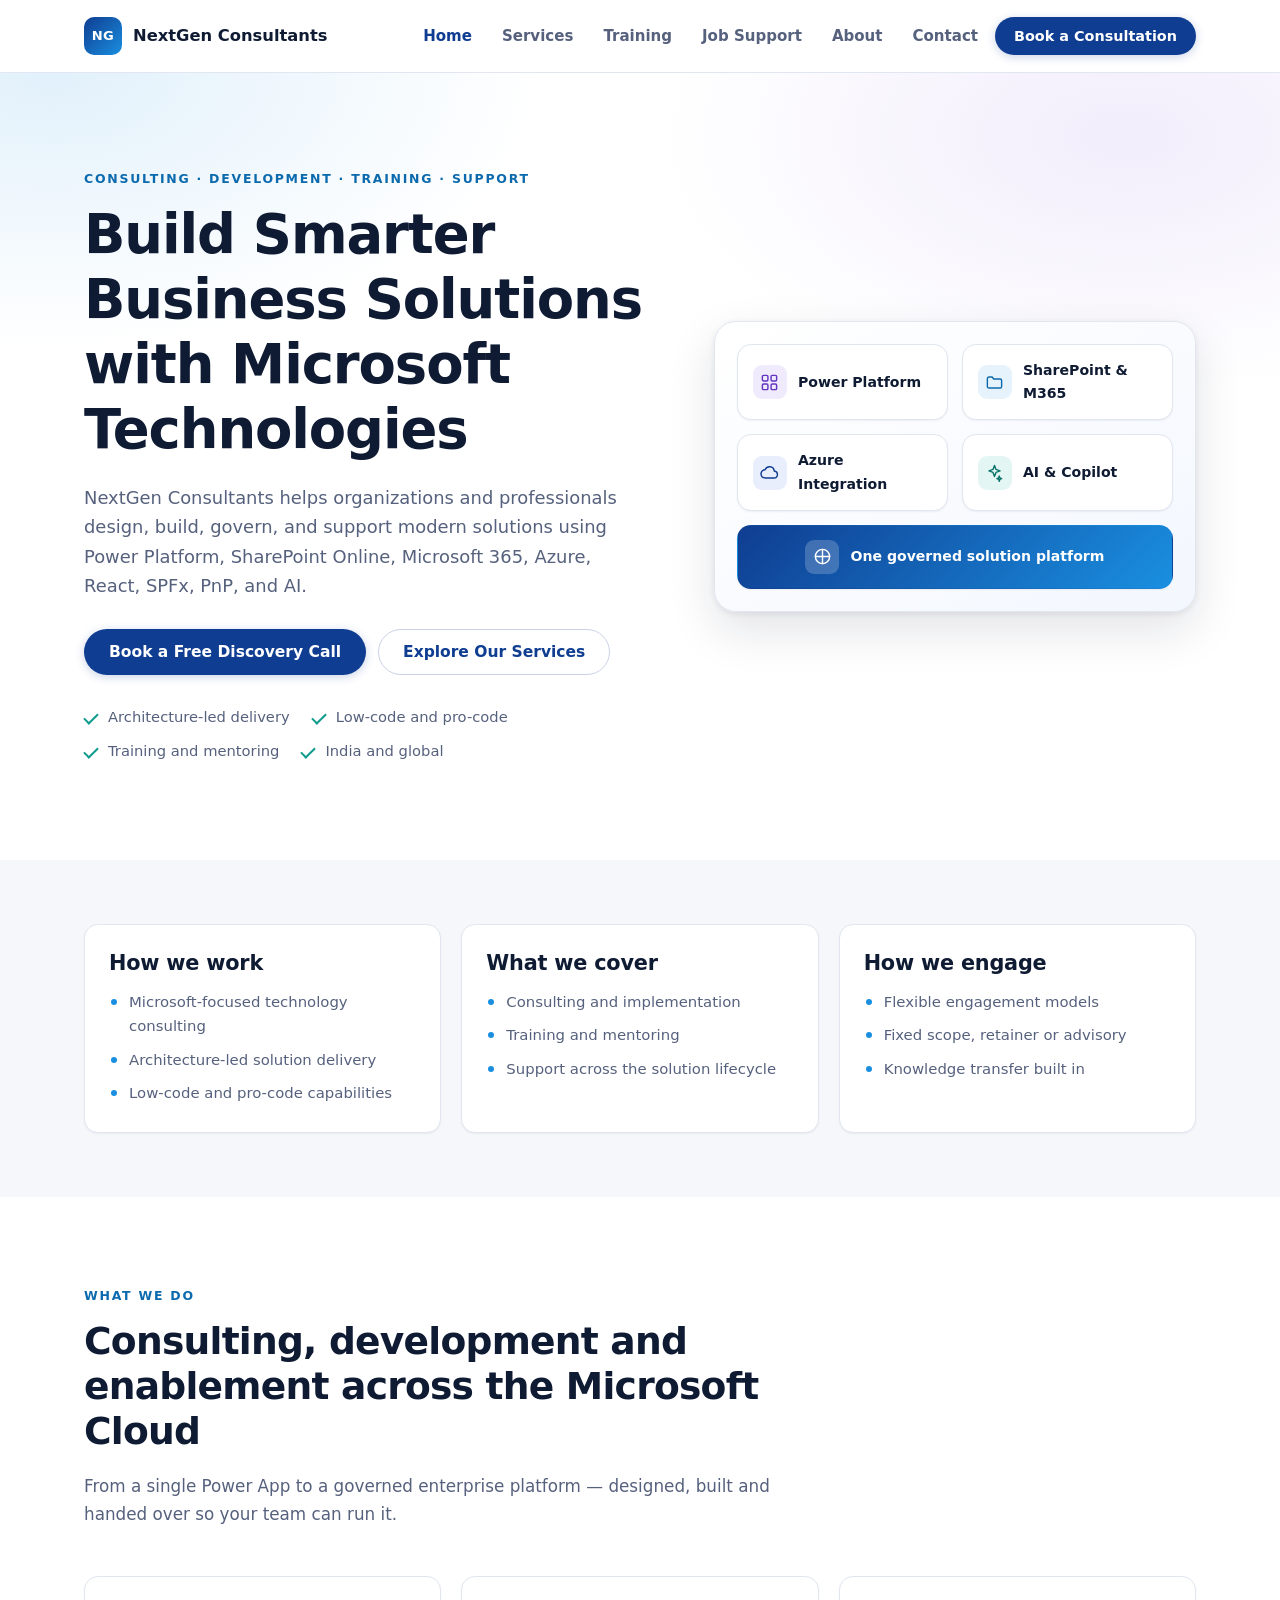
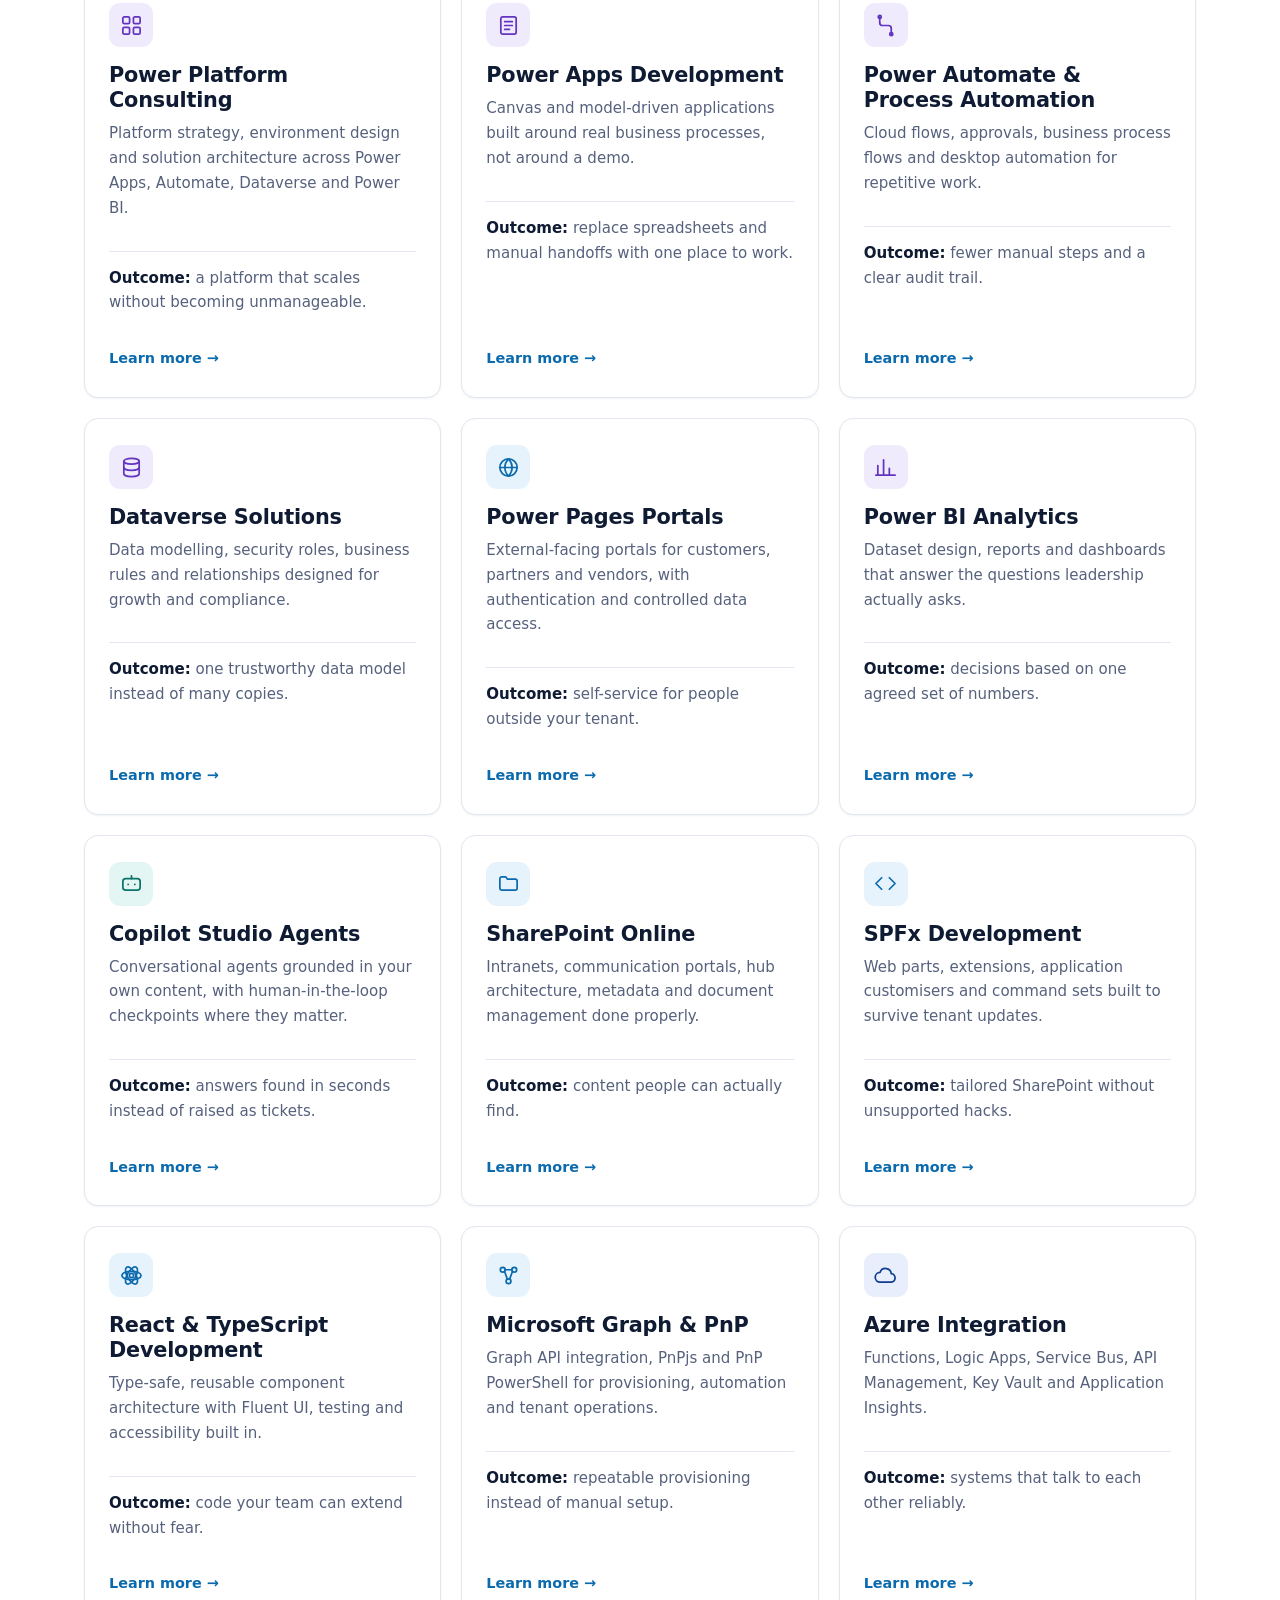
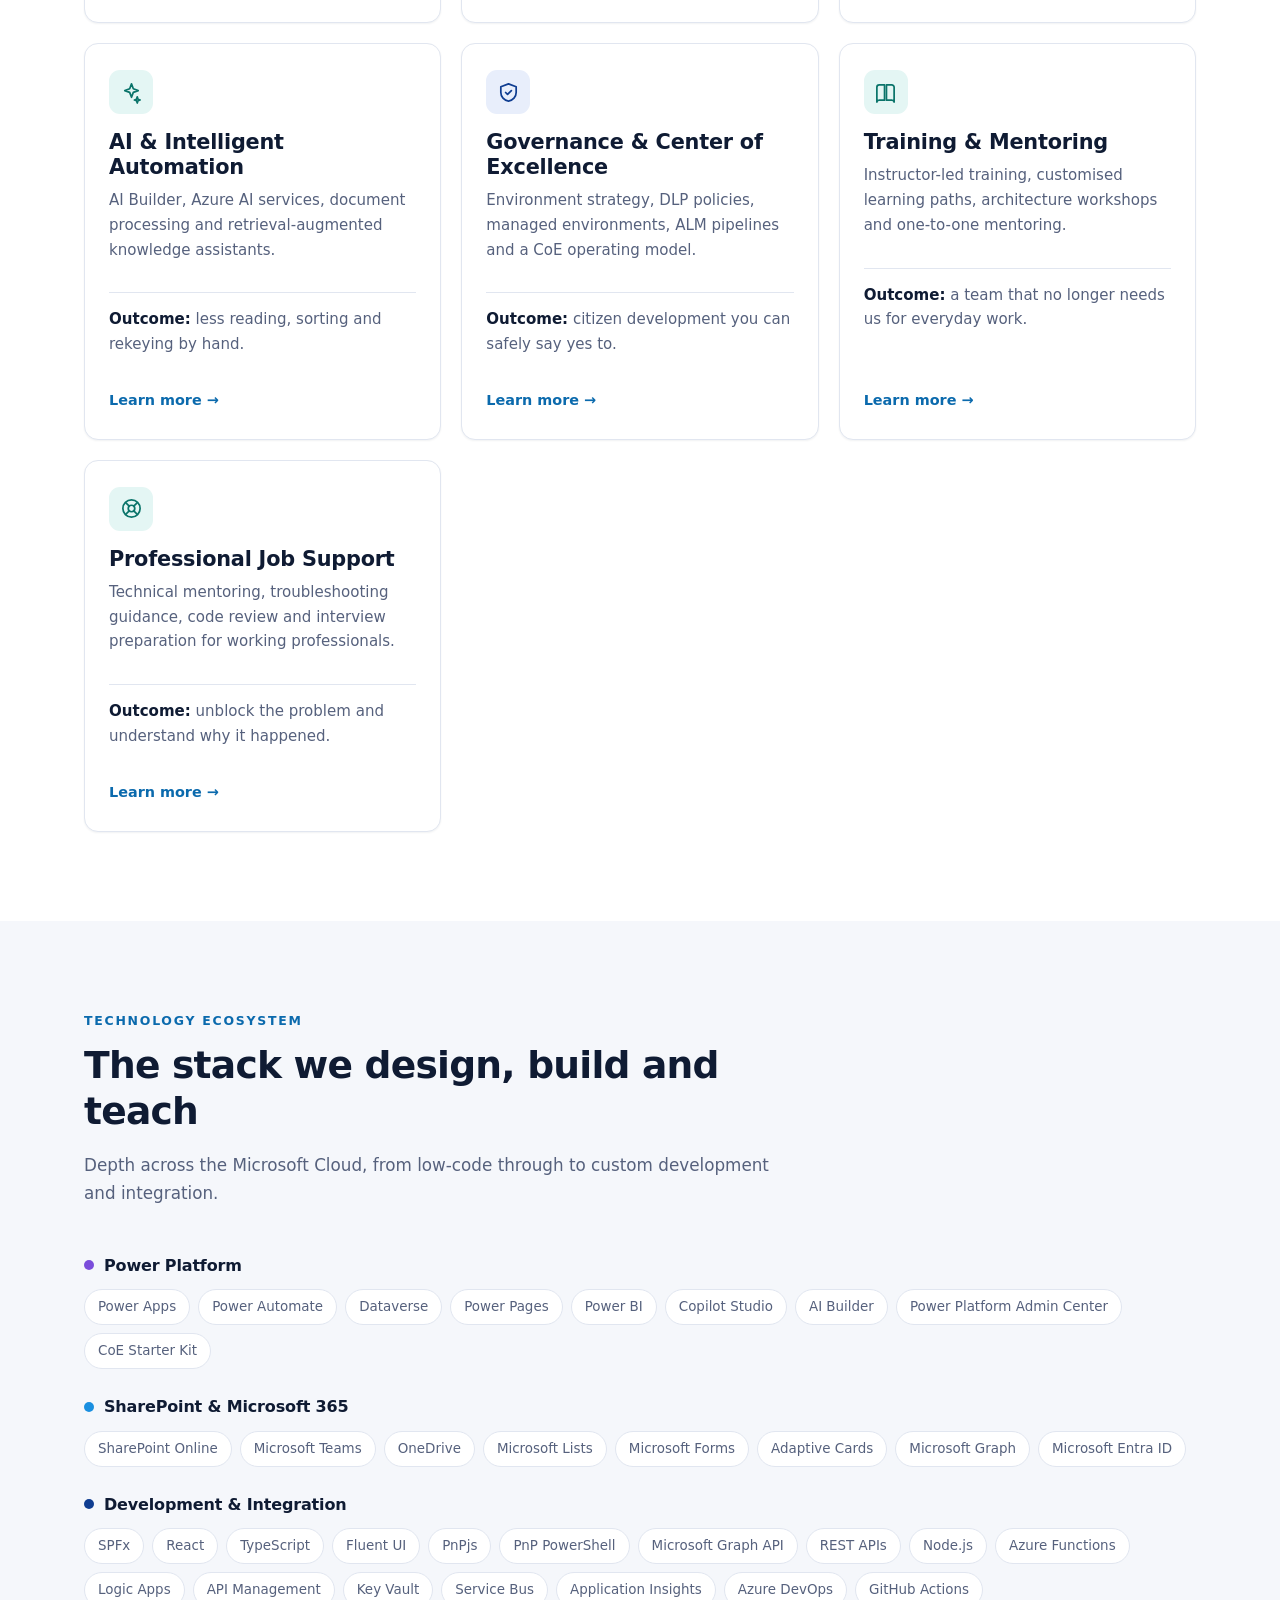
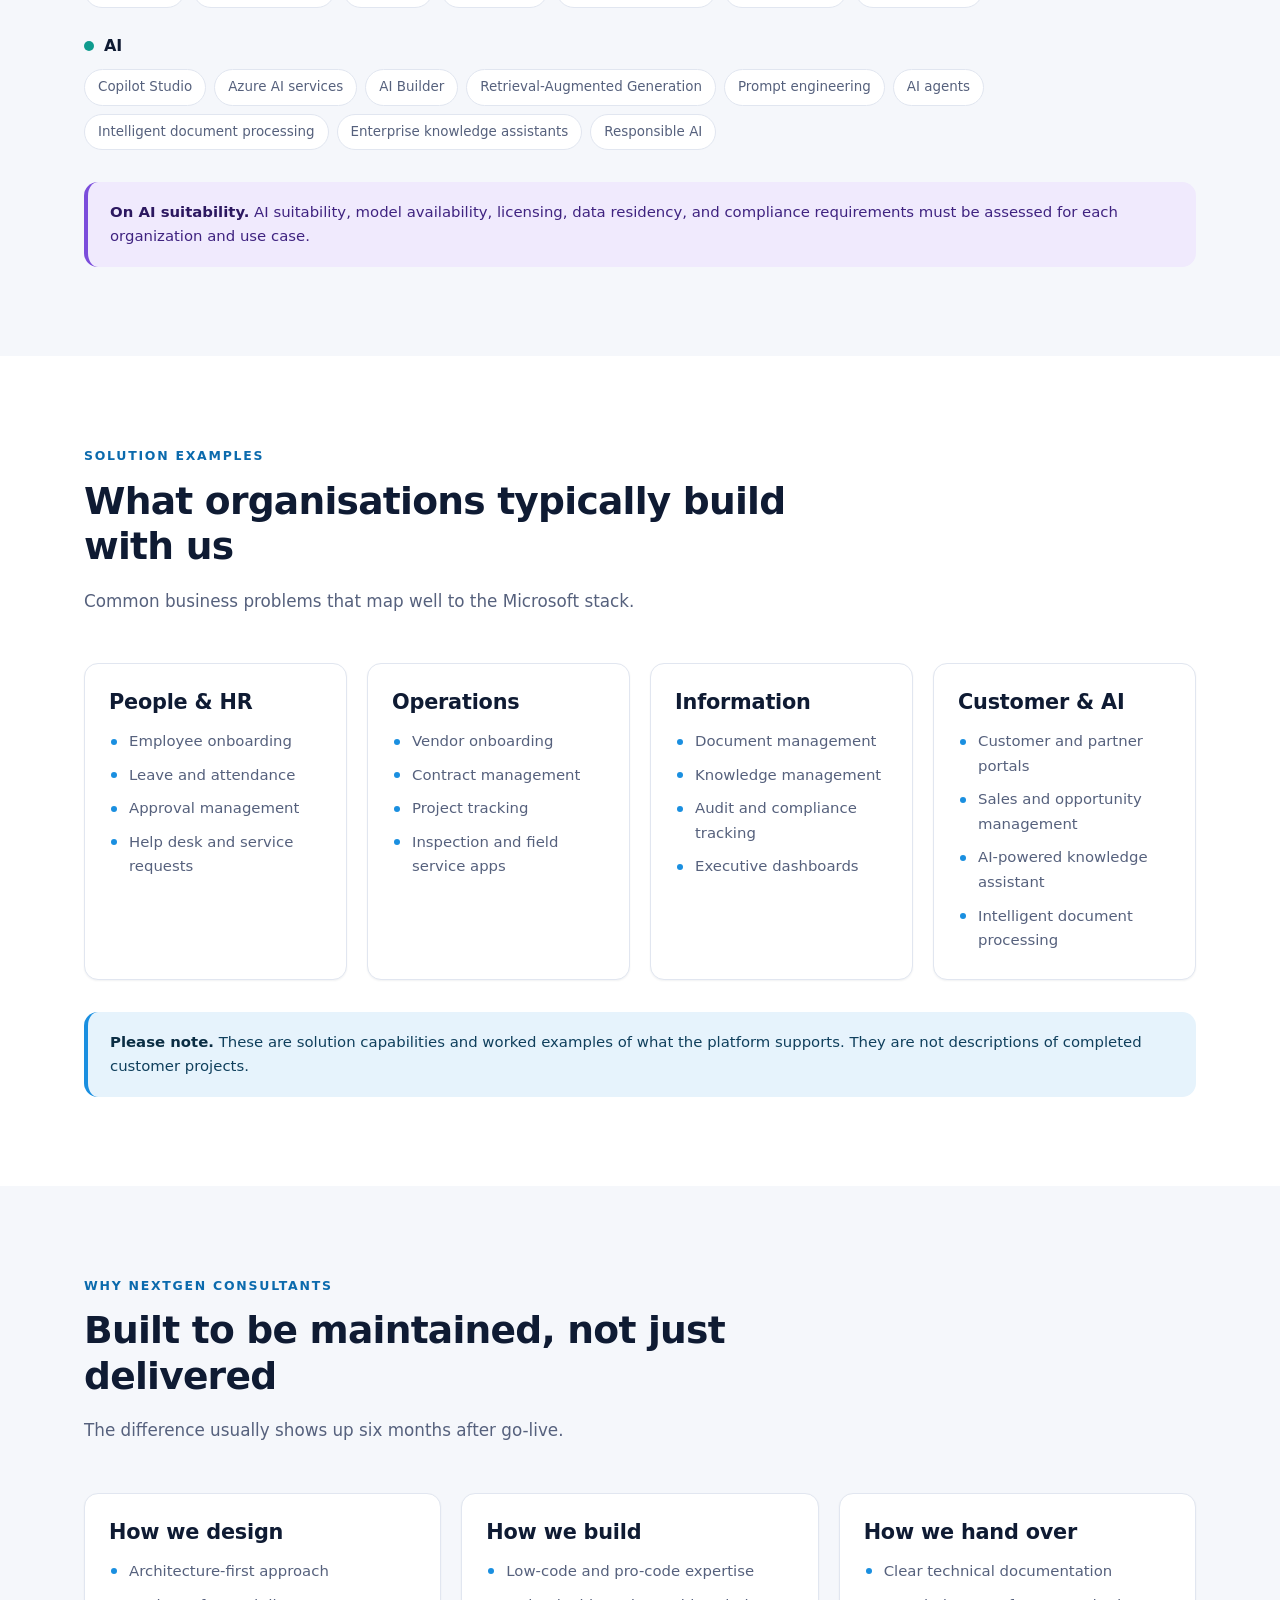
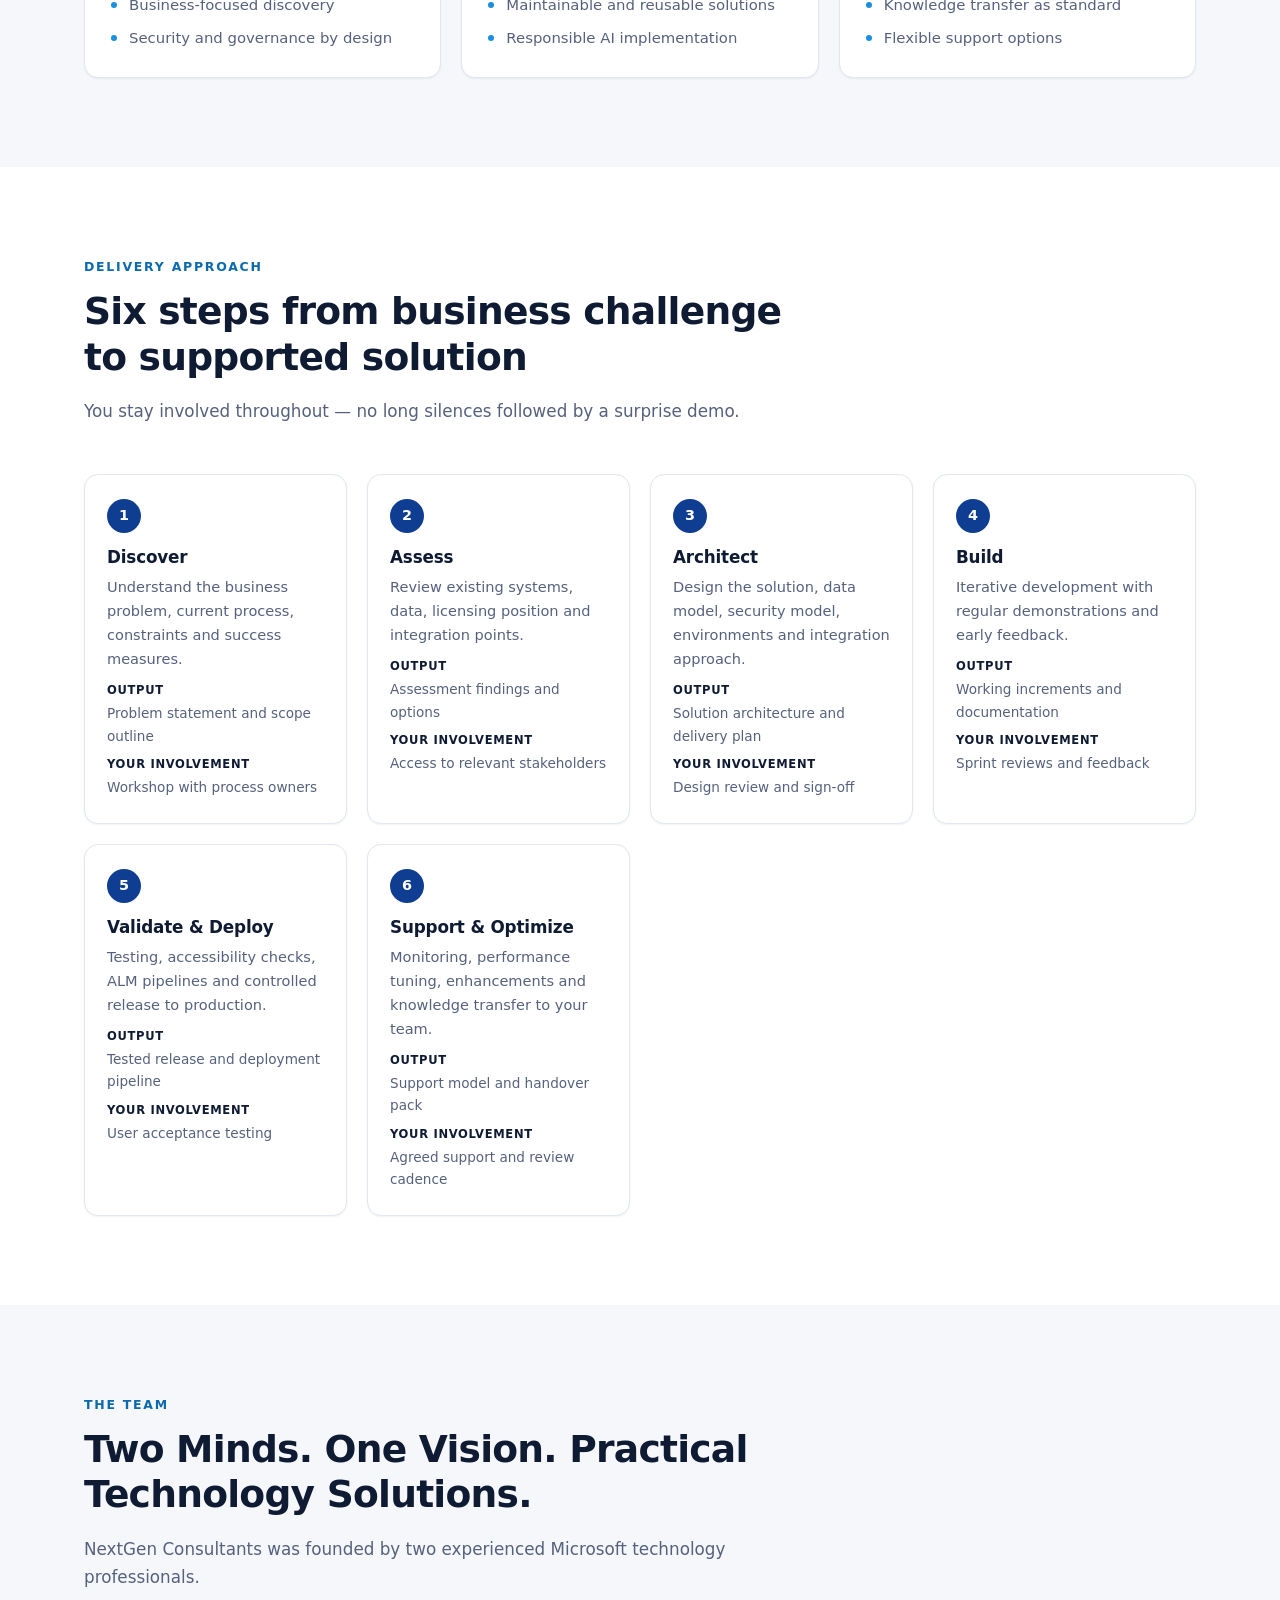
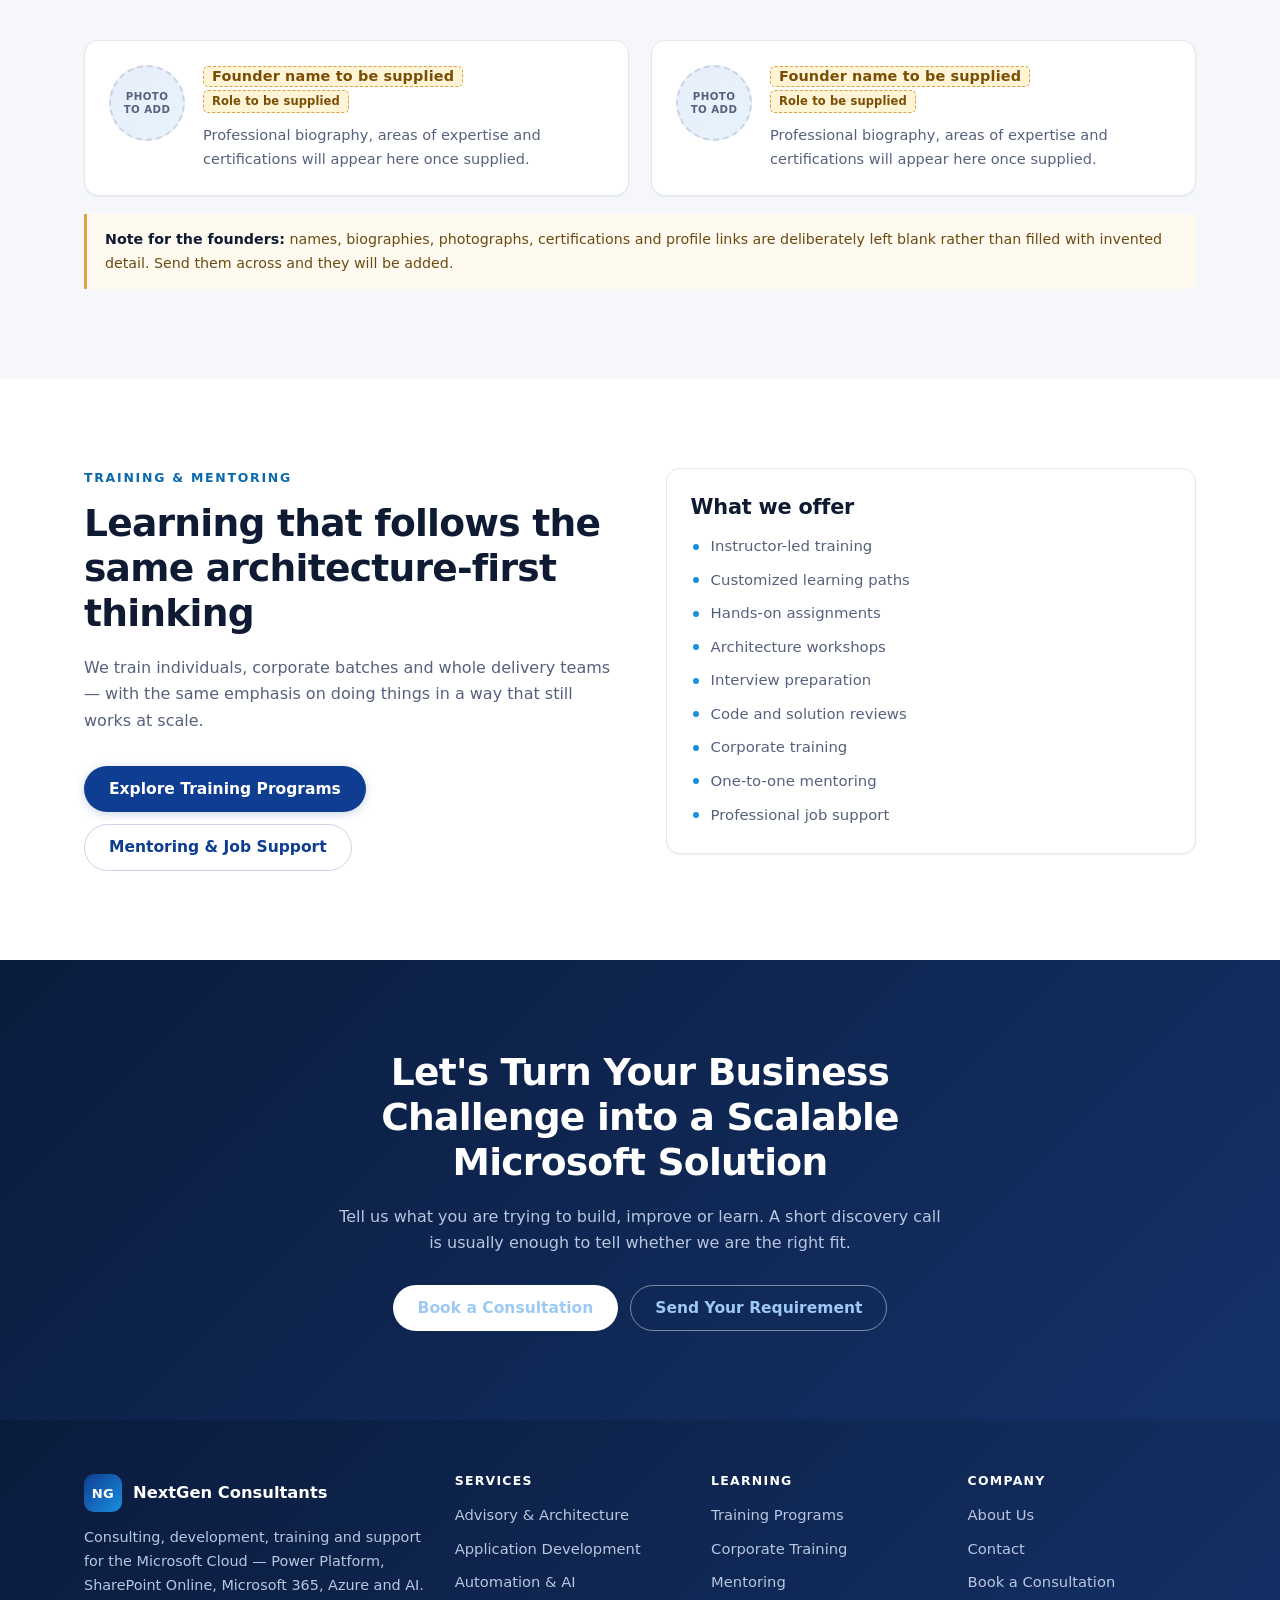
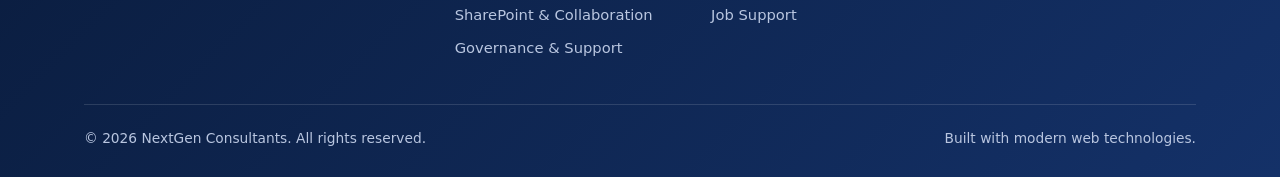
<file: index.html>
<!DOCTYPE html>
<html lang="en">
<head>
<meta charset="UTF-8" />
<meta name="viewport" content="width=device-width, initial-scale=1" />
<title>NextGen Consultants — Microsoft Power Platform, SharePoint &amp; AI Consulting</title>
<meta name="description" content="Microsoft technology consulting, development, training and mentoring. Power Platform, SharePoint Online, Microsoft 365, Azure, SPFx, React and AI solutions for organisations and professionals." />
<link rel="canonical" href="https://nextgenconsultants.github.io/" />

<meta property="og:type" content="website" />
<meta property="og:url" content="https://nextgenconsultants.github.io/" />
<meta property="og:title" content="NextGen Consultants — Microsoft Power Platform, SharePoint &amp; AI Consulting" />
<meta property="og:description" content="Consulting, development, training and support for the Microsoft Cloud. Power Platform, SharePoint Online, Microsoft 365, Azure, SPFx, React and AI." />
<meta property="og:site_name" content="NextGen Consultants" />
<meta name="twitter:card" content="summary_large_image" />
<meta name="twitter:title" content="NextGen Consultants — Microsoft Technology Consulting" />
<meta name="twitter:description" content="Consulting, development, training and support for the Microsoft Cloud." />

<link rel="icon" href="data:image/svg+xml,%3Csvg xmlns='http://www.w3.org/2000/svg' viewBox='0 0 32 32'%3E%3Crect width='32' height='32' rx='8' fill='%230f3d91'/%3E%3Ctext x='16' y='21' font-family='Segoe UI,Arial,sans-serif' font-size='12' font-weight='700' fill='%23fff' text-anchor='middle'%3ENG%3C/text%3E%3C/svg%3E" />
<link rel="stylesheet" href="assets/css/site.css" />

<script type="application/ld+json">
{
  "@context": "https://schema.org",
  "@type": "Organization",
  "name": "NextGen Consultants",
  "url": "https://nextgenconsultants.github.io/",
  "description": "Microsoft technology consulting, development, training, mentoring and professional support. Power Platform, SharePoint Online, Microsoft 365, Azure, SPFx, React and AI.",
  "slogan": "Transforming Ideas into Intelligent Microsoft Solutions",
  "knowsAbout": [
    "Microsoft Power Platform", "Power Apps", "Power Automate", "Dataverse",
    "Power Pages", "Power BI", "Copilot Studio", "SharePoint Online",
    "Microsoft 365", "SharePoint Framework", "React", "TypeScript",
    "Microsoft Graph", "Azure", "Artificial Intelligence", "Governance"
  ]
}
</script>
</head>

<body>
<a class="skip-link" href="#main">Skip to main content</a>

<header class="site-header">
  <nav class="nav" aria-label="Main">
    <a class="brand" href="index.html">
      <span class="brand-mark" aria-hidden="true">NG</span>
      <span>NextGen Consultants</span>
    </a>

    <button class="nav-toggle" id="navToggle" type="button" aria-expanded="false" aria-controls="navMenu">
      <span class="sr-only">Toggle navigation menu</span>
      <span class="bars" aria-hidden="true"></span>
    </button>

    <ul class="nav-menu" id="navMenu">
      <li><a class="nav-link" href="index.html">Home</a></li>
      <li><a class="nav-link" href="services.html">Services</a></li>
      <li><a class="nav-link" href="training.html">Training</a></li>
      <li><a class="nav-link" href="job-support.html">Job Support</a></li>
      <li><a class="nav-link" href="about.html">About</a></li>
      <li><a class="nav-link" href="contact.html">Contact</a></li>
      <li class="nav-cta"><a class="btn btn-primary btn-sm" href="contact.html#book">Book a Consultation</a></li>
    </ul>
  </nav>
</header>

<main id="main">

  <!-- ============================ 1. Hero ============================ -->
  <section class="hero">
    <div class="container hero-grid">
      <div>
        <span class="eyebrow">Consulting · Development · Training · Support</span>
        <h1>Build Smarter Business Solutions with Microsoft Technologies</h1>
        <p class="hero-lede">
          NextGen Consultants helps organizations and professionals design, build, govern, and
          support modern solutions using Power Platform, SharePoint Online, Microsoft 365, Azure,
          React, SPFx, PnP, and AI.
        </p>

        <div class="btn-row">
          <a class="btn btn-primary" href="contact.html#book">Book a Free Discovery Call</a>
          <a class="btn btn-outline" href="services.html">Explore Our Services</a>
        </div>

        <ul class="hero-points">
          <li>Architecture-led delivery</li>
          <li>Low-code and pro-code</li>
          <li>Training and mentoring</li>
          <li>India and global</li>
        </ul>
      </div>

      <!-- Technology stack visual: Power Platform, SharePoint, Azure and AI
           working together. Built from CSS and inline SVG, so it costs no
           image weight and stays sharp at every size. -->
      <div class="hero-visual">
        <div class="hero-visual-row">
          <div class="tile tile-power">
            <span class="tile-icon" aria-hidden="true">
              <svg viewBox="0 0 24 24" fill="none" stroke="currentColor" stroke-width="1.8" stroke-linecap="round" stroke-linejoin="round"><rect x="3" y="3" width="7" height="7" rx="1.5"/><rect x="14" y="3" width="7" height="7" rx="1.5"/><rect x="3" y="14" width="7" height="7" rx="1.5"/><rect x="14" y="14" width="7" height="7" rx="1.5"/></svg>
            </span>
            <span>Power Platform</span>
          </div>
          <div class="tile tile-sp">
            <span class="tile-icon" aria-hidden="true">
              <svg viewBox="0 0 24 24" fill="none" stroke="currentColor" stroke-width="1.8" stroke-linecap="round" stroke-linejoin="round"><path d="M3 7a2 2 0 0 1 2-2h4l2 2.5h8a2 2 0 0 1 2 2V17a2 2 0 0 1-2 2H5a2 2 0 0 1-2-2Z"/></svg>
            </span>
            <span>SharePoint &amp; M365</span>
          </div>
          <div class="tile tile-azure">
            <span class="tile-icon" aria-hidden="true">
              <svg viewBox="0 0 24 24" fill="none" stroke="currentColor" stroke-width="1.8" stroke-linecap="round" stroke-linejoin="round"><path d="M17.5 19a4.5 4.5 0 0 0 .5-8.97 6 6 0 0 0-11.6-1.4A4 4 0 0 0 6.5 19Z"/></svg>
            </span>
            <span>Azure Integration</span>
          </div>
          <div class="tile tile-ai">
            <span class="tile-icon" aria-hidden="true">
              <svg viewBox="0 0 24 24" fill="none" stroke="currentColor" stroke-width="1.8" stroke-linecap="round" stroke-linejoin="round"><path d="m12 3 1.9 5.1L19 10l-5.1 1.9L12 17l-1.9-5.1L5 10l5.1-1.9Z"/><path d="M18 16.5 18.8 19l2.2.8-2.2.8L18 23l-.8-2.4-2.2-.8 2.2-.8Z"/></svg>
            </span>
            <span>AI &amp; Copilot</span>
          </div>
          <div class="tile tile-wide">
            <span class="tile-icon" aria-hidden="true">
              <svg viewBox="0 0 24 24" fill="none" stroke="currentColor" stroke-width="1.8" stroke-linecap="round" stroke-linejoin="round"><path d="M12 3v18M3 12h18"/><circle cx="12" cy="12" r="9"/></svg>
            </span>
            <span>One governed solution platform</span>
          </div>
        </div>
      </div>
    </div>
  </section>

  <!-- ==================== 2. Trust and capability ==================== -->
  <section class="section section-tight section-alt">
    <div class="container">
      <h2 class="sr-only">How we work with clients</h2>
      <div class="grid grid-3">
        <div class="list-card reveal">
          <h3>How we work</h3>
          <ul>
            <li>Microsoft-focused technology consulting</li>
            <li>Architecture-led solution delivery</li>
            <li>Low-code and pro-code capabilities</li>
          </ul>
        </div>
        <div class="list-card reveal">
          <h3>What we cover</h3>
          <ul>
            <li>Consulting and implementation</li>
            <li>Training and mentoring</li>
            <li>Support across the solution lifecycle</li>
          </ul>
        </div>
        <div class="list-card reveal">
          <h3>How we engage</h3>
          <ul>
            <li>Flexible engagement models</li>
            <li>Fixed scope, retainer or advisory</li>
            <li>Knowledge transfer built in</li>
          </ul>
        </div>
      </div>
    </div>
  </section>

  <!-- ======================== 3. Core services ======================== -->
  <section class="section" id="services">
    <div class="container">
      <div class="section-head">
        <span class="eyebrow">What we do</span>
        <h2>Consulting, development and enablement across the Microsoft Cloud</h2>
        <p>From a single Power App to a governed enterprise platform — designed, built and handed over so your team can run it.</p>
      </div>

      <div class="grid grid-3">

        <article class="card reveal">
          <span class="card-icon v-violet" aria-hidden="true"><svg viewBox="0 0 24 24" fill="none" stroke="currentColor" stroke-width="1.8" stroke-linecap="round" stroke-linejoin="round"><rect x="3" y="3" width="7" height="7" rx="1.5"/><rect x="14" y="3" width="7" height="7" rx="1.5"/><rect x="3" y="14" width="7" height="7" rx="1.5"/><rect x="14" y="14" width="7" height="7" rx="1.5"/></svg></span>
          <h3>Power Platform Consulting</h3>
          <p>Platform strategy, environment design and solution architecture across Power Apps, Automate, Dataverse and Power BI.</p>
          <p class="card-outcome"><strong>Outcome:</strong> a platform that scales without becoming unmanageable.</p>
          <a class="card-link" href="services.html#advisory">Learn more</a>
        </article>

        <article class="card reveal">
          <span class="card-icon v-violet" aria-hidden="true"><svg viewBox="0 0 24 24" fill="none" stroke="currentColor" stroke-width="1.8" stroke-linecap="round" stroke-linejoin="round"><rect x="4" y="3" width="16" height="18" rx="2"/><path d="M8 8h8M8 12h8M8 16h5"/></svg></span>
          <h3>Power Apps Development</h3>
          <p>Canvas and model-driven applications built around real business processes, not around a demo.</p>
          <p class="card-outcome"><strong>Outcome:</strong> replace spreadsheets and manual handoffs with one place to work.</p>
          <a class="card-link" href="services.html#development">Learn more</a>
        </article>

        <article class="card reveal">
          <span class="card-icon v-violet" aria-hidden="true"><svg viewBox="0 0 24 24" fill="none" stroke="currentColor" stroke-width="1.8" stroke-linecap="round" stroke-linejoin="round"><path d="M6 3v6a3 3 0 0 0 3 3h6a3 3 0 0 1 3 3v6"/><circle cx="6" cy="3" r="1.6"/><circle cx="18" cy="21" r="1.6"/></svg></span>
          <h3>Power Automate &amp; Process Automation</h3>
          <p>Cloud flows, approvals, business process flows and desktop automation for repetitive work.</p>
          <p class="card-outcome"><strong>Outcome:</strong> fewer manual steps and a clear audit trail.</p>
          <a class="card-link" href="services.html#automation">Learn more</a>
        </article>

        <article class="card reveal">
          <span class="card-icon v-violet" aria-hidden="true"><svg viewBox="0 0 24 24" fill="none" stroke="currentColor" stroke-width="1.8" stroke-linecap="round" stroke-linejoin="round"><ellipse cx="12" cy="5.5" rx="8" ry="3"/><path d="M4 5.5v13c0 1.7 3.6 3 8 3s8-1.3 8-3v-13"/><path d="M4 12c0 1.7 3.6 3 8 3s8-1.3 8-3"/></svg></span>
          <h3>Dataverse Solutions</h3>
          <p>Data modelling, security roles, business rules and relationships designed for growth and compliance.</p>
          <p class="card-outcome"><strong>Outcome:</strong> one trustworthy data model instead of many copies.</p>
          <a class="card-link" href="services.html#development">Learn more</a>
        </article>

        <article class="card reveal">
          <span class="card-icon v-azure" aria-hidden="true"><svg viewBox="0 0 24 24" fill="none" stroke="currentColor" stroke-width="1.8" stroke-linecap="round" stroke-linejoin="round"><circle cx="12" cy="12" r="9"/><path d="M3 12h18M12 3c2.5 2.7 3.8 5.8 3.8 9S14.5 18.3 12 21c-2.5-2.7-3.8-5.8-3.8-9S9.5 5.7 12 3Z"/></svg></span>
          <h3>Power Pages Portals</h3>
          <p>External-facing portals for customers, partners and vendors, with authentication and controlled data access.</p>
          <p class="card-outcome"><strong>Outcome:</strong> self-service for people outside your tenant.</p>
          <a class="card-link" href="services.html#development">Learn more</a>
        </article>

        <article class="card reveal">
          <span class="card-icon v-violet" aria-hidden="true"><svg viewBox="0 0 24 24" fill="none" stroke="currentColor" stroke-width="1.8" stroke-linecap="round" stroke-linejoin="round"><path d="M4 20V10M10 20V4M16 20v-7M22 20H2"/></svg></span>
          <h3>Power BI Analytics</h3>
          <p>Dataset design, reports and dashboards that answer the questions leadership actually asks.</p>
          <p class="card-outcome"><strong>Outcome:</strong> decisions based on one agreed set of numbers.</p>
          <a class="card-link" href="services.html#development">Learn more</a>
        </article>

        <article class="card reveal">
          <span class="card-icon v-teal" aria-hidden="true"><svg viewBox="0 0 24 24" fill="none" stroke="currentColor" stroke-width="1.8" stroke-linecap="round" stroke-linejoin="round"><rect x="3" y="7" width="18" height="12" rx="3"/><path d="M12 7V4M8.5 13h.01M15.5 13h.01"/></svg></span>
          <h3>Copilot Studio Agents</h3>
          <p>Conversational agents grounded in your own content, with human-in-the-loop checkpoints where they matter.</p>
          <p class="card-outcome"><strong>Outcome:</strong> answers found in seconds instead of raised as tickets.</p>
          <a class="card-link" href="services.html#ai">Learn more</a>
        </article>

        <article class="card reveal">
          <span class="card-icon v-azure" aria-hidden="true"><svg viewBox="0 0 24 24" fill="none" stroke="currentColor" stroke-width="1.8" stroke-linecap="round" stroke-linejoin="round"><path d="M3 7a2 2 0 0 1 2-2h4l2 2.5h8a2 2 0 0 1 2 2V17a2 2 0 0 1-2 2H5a2 2 0 0 1-2-2Z"/></svg></span>
          <h3>SharePoint Online</h3>
          <p>Intranets, communication portals, hub architecture, metadata and document management done properly.</p>
          <p class="card-outcome"><strong>Outcome:</strong> content people can actually find.</p>
          <a class="card-link" href="services.html#collaboration">Learn more</a>
        </article>

        <article class="card reveal">
          <span class="card-icon v-azure" aria-hidden="true"><svg viewBox="0 0 24 24" fill="none" stroke="currentColor" stroke-width="1.8" stroke-linecap="round" stroke-linejoin="round"><path d="m8 6-6 6 6 6M16 6l6 6-6 6"/></svg></span>
          <h3>SPFx Development</h3>
          <p>Web parts, extensions, application customisers and command sets built to survive tenant updates.</p>
          <p class="card-outcome"><strong>Outcome:</strong> tailored SharePoint without unsupported hacks.</p>
          <a class="card-link" href="services.html#development">Learn more</a>
        </article>

        <article class="card reveal">
          <span class="card-icon v-azure" aria-hidden="true"><svg viewBox="0 0 24 24" fill="none" stroke="currentColor" stroke-width="1.8" stroke-linecap="round" stroke-linejoin="round"><circle cx="12" cy="12" r="2.2"/><ellipse cx="12" cy="12" rx="10" ry="4.4"/><ellipse cx="12" cy="12" rx="10" ry="4.4" transform="rotate(60 12 12)"/><ellipse cx="12" cy="12" rx="10" ry="4.4" transform="rotate(120 12 12)"/></svg></span>
          <h3>React &amp; TypeScript Development</h3>
          <p>Type-safe, reusable component architecture with Fluent UI, testing and accessibility built in.</p>
          <p class="card-outcome"><strong>Outcome:</strong> code your team can extend without fear.</p>
          <a class="card-link" href="services.html#development">Learn more</a>
        </article>

        <article class="card reveal">
          <span class="card-icon v-azure" aria-hidden="true"><svg viewBox="0 0 24 24" fill="none" stroke="currentColor" stroke-width="1.8" stroke-linecap="round" stroke-linejoin="round"><circle cx="6" cy="6" r="2.5"/><circle cx="18" cy="6" r="2.5"/><circle cx="12" cy="18" r="2.5"/><path d="M7.8 7.6 10.8 15.8M16.2 7.6 13.2 15.8M8.5 6h7"/></svg></span>
          <h3>Microsoft Graph &amp; PnP</h3>
          <p>Graph API integration, PnPjs and PnP PowerShell for provisioning, automation and tenant operations.</p>
          <p class="card-outcome"><strong>Outcome:</strong> repeatable provisioning instead of manual setup.</p>
          <a class="card-link" href="services.html#development">Learn more</a>
        </article>

        <article class="card reveal">
          <span class="card-icon" aria-hidden="true"><svg viewBox="0 0 24 24" fill="none" stroke="currentColor" stroke-width="1.8" stroke-linecap="round" stroke-linejoin="round"><path d="M17.5 19a4.5 4.5 0 0 0 .5-8.97 6 6 0 0 0-11.6-1.4A4 4 0 0 0 6.5 19Z"/></svg></span>
          <h3>Azure Integration</h3>
          <p>Functions, Logic Apps, Service Bus, API Management, Key Vault and Application Insights.</p>
          <p class="card-outcome"><strong>Outcome:</strong> systems that talk to each other reliably.</p>
          <a class="card-link" href="services.html#development">Learn more</a>
        </article>

        <article class="card reveal">
          <span class="card-icon v-teal" aria-hidden="true"><svg viewBox="0 0 24 24" fill="none" stroke="currentColor" stroke-width="1.8" stroke-linecap="round" stroke-linejoin="round"><path d="m12 3 1.9 5.1L19 10l-5.1 1.9L12 17l-1.9-5.1L5 10l5.1-1.9Z"/><path d="M18 16.5 18.8 19l2.2.8-2.2.8L18 23l-.8-2.4-2.2-.8 2.2-.8Z"/></svg></span>
          <h3>AI &amp; Intelligent Automation</h3>
          <p>AI Builder, Azure AI services, document processing and retrieval-augmented knowledge assistants.</p>
          <p class="card-outcome"><strong>Outcome:</strong> less reading, sorting and rekeying by hand.</p>
          <a class="card-link" href="services.html#ai">Learn more</a>
        </article>

        <article class="card reveal">
          <span class="card-icon" aria-hidden="true"><svg viewBox="0 0 24 24" fill="none" stroke="currentColor" stroke-width="1.8" stroke-linecap="round" stroke-linejoin="round"><path d="M12 3 4 6v6c0 4.5 3.4 8.3 8 9 4.6-.7 8-4.5 8-9V6Z"/><path d="m9 12 2 2 4-4"/></svg></span>
          <h3>Governance &amp; Center of Excellence</h3>
          <p>Environment strategy, DLP policies, managed environments, ALM pipelines and a CoE operating model.</p>
          <p class="card-outcome"><strong>Outcome:</strong> citizen development you can safely say yes to.</p>
          <a class="card-link" href="services.html#governance">Learn more</a>
        </article>

        <article class="card reveal">
          <span class="card-icon v-teal" aria-hidden="true"><svg viewBox="0 0 24 24" fill="none" stroke="currentColor" stroke-width="1.8" stroke-linecap="round" stroke-linejoin="round"><path d="M3 6.5A2.5 2.5 0 0 1 5.5 4H11v16H5.5A2.5 2.5 0 0 0 3 22Z"/><path d="M21 6.5A2.5 2.5 0 0 0 18.5 4H13v16h5.5a2.5 2.5 0 0 1 2.5 2Z"/></svg></span>
          <h3>Training &amp; Mentoring</h3>
          <p>Instructor-led training, customised learning paths, architecture workshops and one-to-one mentoring.</p>
          <p class="card-outcome"><strong>Outcome:</strong> a team that no longer needs us for everyday work.</p>
          <a class="card-link" href="training.html">Learn more</a>
        </article>

        <article class="card reveal">
          <span class="card-icon v-teal" aria-hidden="true"><svg viewBox="0 0 24 24" fill="none" stroke="currentColor" stroke-width="1.8" stroke-linecap="round" stroke-linejoin="round"><circle cx="12" cy="12" r="9"/><circle cx="12" cy="12" r="3.4"/><path d="m14.4 9.6 3.4-3.4M6.2 17.8l3.4-3.4M14.4 14.4l3.4 3.4M6.2 6.2l3.4 3.4"/></svg></span>
          <h3>Professional Job Support</h3>
          <p>Technical mentoring, troubleshooting guidance, code review and interview preparation for working professionals.</p>
          <p class="card-outcome"><strong>Outcome:</strong> unblock the problem and understand why it happened.</p>
          <a class="card-link" href="job-support.html">Learn more</a>
        </article>

      </div>
    </div>
  </section>

  <!-- ==================== 4. Technology ecosystem ==================== -->
  <section class="section section-alt">
    <div class="container">
      <div class="section-head">
        <span class="eyebrow">Technology ecosystem</span>
        <h2>The stack we design, build and teach</h2>
        <p>Depth across the Microsoft Cloud, from low-code through to custom development and integration.</p>
      </div>

      <div class="tech-group reveal">
        <h3><span class="tech-dot dot-violet" aria-hidden="true"></span>Power Platform</h3>
        <ul class="chip-set">
          <li><span class="chip">Power Apps</span></li>
          <li><span class="chip">Power Automate</span></li>
          <li><span class="chip">Dataverse</span></li>
          <li><span class="chip">Power Pages</span></li>
          <li><span class="chip">Power BI</span></li>
          <li><span class="chip">Copilot Studio</span></li>
          <li><span class="chip">AI Builder</span></li>
          <li><span class="chip">Power Platform Admin Center</span></li>
          <li><span class="chip">CoE Starter Kit</span></li>
        </ul>
      </div>

      <div class="tech-group reveal">
        <h3><span class="tech-dot dot-azure" aria-hidden="true"></span>SharePoint &amp; Microsoft 365</h3>
        <ul class="chip-set">
          <li><span class="chip">SharePoint Online</span></li>
          <li><span class="chip">Microsoft Teams</span></li>
          <li><span class="chip">OneDrive</span></li>
          <li><span class="chip">Microsoft Lists</span></li>
          <li><span class="chip">Microsoft Forms</span></li>
          <li><span class="chip">Adaptive Cards</span></li>
          <li><span class="chip">Microsoft Graph</span></li>
          <li><span class="chip">Microsoft Entra ID</span></li>
        </ul>
      </div>

      <div class="tech-group reveal">
        <h3><span class="tech-dot dot-primary" aria-hidden="true"></span>Development &amp; Integration</h3>
        <ul class="chip-set">
          <li><span class="chip">SPFx</span></li>
          <li><span class="chip">React</span></li>
          <li><span class="chip">TypeScript</span></li>
          <li><span class="chip">Fluent UI</span></li>
          <li><span class="chip">PnPjs</span></li>
          <li><span class="chip">PnP PowerShell</span></li>
          <li><span class="chip">Microsoft Graph API</span></li>
          <li><span class="chip">REST APIs</span></li>
          <li><span class="chip">Node.js</span></li>
          <li><span class="chip">Azure Functions</span></li>
          <li><span class="chip">Logic Apps</span></li>
          <li><span class="chip">API Management</span></li>
          <li><span class="chip">Key Vault</span></li>
          <li><span class="chip">Service Bus</span></li>
          <li><span class="chip">Application Insights</span></li>
          <li><span class="chip">Azure DevOps</span></li>
          <li><span class="chip">GitHub Actions</span></li>
        </ul>
      </div>

      <div class="tech-group reveal">
        <h3><span class="tech-dot dot-teal" aria-hidden="true"></span>AI</h3>
        <ul class="chip-set">
          <li><span class="chip">Copilot Studio</span></li>
          <li><span class="chip">Azure AI services</span></li>
          <li><span class="chip">AI Builder</span></li>
          <li><span class="chip">Retrieval-Augmented Generation</span></li>
          <li><span class="chip">Prompt engineering</span></li>
          <li><span class="chip">AI agents</span></li>
          <li><span class="chip">Intelligent document processing</span></li>
          <li><span class="chip">Enterprise knowledge assistants</span></li>
          <li><span class="chip">Responsible AI</span></li>
        </ul>
      </div>

      <div class="notice notice-violet mt-lg">
        <strong>On AI suitability.</strong> AI suitability, model availability, licensing, data residency,
        and compliance requirements must be assessed for each organization and use case.
      </div>
    </div>
  </section>

  <!-- ==================== 5. Business solutions ==================== -->
  <section class="section">
    <div class="container">
      <div class="section-head">
        <span class="eyebrow">Solution examples</span>
        <h2>What organisations typically build with us</h2>
        <p>Common business problems that map well to the Microsoft stack.</p>
      </div>

      <div class="grid grid-4">
        <div class="list-card reveal">
          <h3>People &amp; HR</h3>
          <ul>
            <li>Employee onboarding</li>
            <li>Leave and attendance</li>
            <li>Approval management</li>
            <li>Help desk and service requests</li>
          </ul>
        </div>
        <div class="list-card reveal">
          <h3>Operations</h3>
          <ul>
            <li>Vendor onboarding</li>
            <li>Contract management</li>
            <li>Project tracking</li>
            <li>Inspection and field service apps</li>
          </ul>
        </div>
        <div class="list-card reveal">
          <h3>Information</h3>
          <ul>
            <li>Document management</li>
            <li>Knowledge management</li>
            <li>Audit and compliance tracking</li>
            <li>Executive dashboards</li>
          </ul>
        </div>
        <div class="list-card reveal">
          <h3>Customer &amp; AI</h3>
          <ul>
            <li>Customer and partner portals</li>
            <li>Sales and opportunity management</li>
            <li>AI-powered knowledge assistant</li>
            <li>Intelligent document processing</li>
          </ul>
        </div>
      </div>

      <div class="notice mt-lg">
        <strong>Please note.</strong> These are solution capabilities and worked examples of what the
        platform supports. They are not descriptions of completed customer projects.
      </div>
    </div>
  </section>

  <!-- ==================== 6. Why choose us ==================== -->
  <section class="section section-alt">
    <div class="container">
      <div class="section-head">
        <span class="eyebrow">Why NextGen Consultants</span>
        <h2>Built to be maintained, not just delivered</h2>
        <p>The difference usually shows up six months after go-live.</p>
      </div>

      <div class="grid grid-3">
        <div class="list-card reveal">
          <h3>How we design</h3>
          <ul>
            <li>Architecture-first approach</li>
            <li>Business-focused discovery</li>
            <li>Security and governance by design</li>
          </ul>
        </div>
        <div class="list-card reveal">
          <h3>How we build</h3>
          <ul>
            <li>Low-code and pro-code expertise</li>
            <li>Maintainable and reusable solutions</li>
            <li>Responsible AI implementation</li>
          </ul>
        </div>
        <div class="list-card reveal">
          <h3>How we hand over</h3>
          <ul>
            <li>Clear technical documentation</li>
            <li>Knowledge transfer as standard</li>
            <li>Flexible support options</li>
          </ul>
        </div>
      </div>
    </div>
  </section>

  <!-- ==================== 7. Delivery approach ==================== -->
  <section class="section">
    <div class="container">
      <div class="section-head">
        <span class="eyebrow">Delivery approach</span>
        <h2>Six steps from business challenge to supported solution</h2>
        <p>You stay involved throughout — no long silences followed by a surprise demo.</p>
      </div>

      <div class="steps">
        <div class="step reveal">
          <span class="step-num" aria-hidden="true">1</span>
          <h3>Discover</h3>
          <p>Understand the business problem, current process, constraints and success measures.</p>
          <dl>
            <dt>Output</dt><dd>Problem statement and scope outline</dd>
            <dt>Your involvement</dt><dd>Workshop with process owners</dd>
          </dl>
        </div>
        <div class="step reveal">
          <span class="step-num" aria-hidden="true">2</span>
          <h3>Assess</h3>
          <p>Review existing systems, data, licensing position and integration points.</p>
          <dl>
            <dt>Output</dt><dd>Assessment findings and options</dd>
            <dt>Your involvement</dt><dd>Access to relevant stakeholders</dd>
          </dl>
        </div>
        <div class="step reveal">
          <span class="step-num" aria-hidden="true">3</span>
          <h3>Architect</h3>
          <p>Design the solution, data model, security model, environments and integration approach.</p>
          <dl>
            <dt>Output</dt><dd>Solution architecture and delivery plan</dd>
            <dt>Your involvement</dt><dd>Design review and sign-off</dd>
          </dl>
        </div>
        <div class="step reveal">
          <span class="step-num" aria-hidden="true">4</span>
          <h3>Build</h3>
          <p>Iterative development with regular demonstrations and early feedback.</p>
          <dl>
            <dt>Output</dt><dd>Working increments and documentation</dd>
            <dt>Your involvement</dt><dd>Sprint reviews and feedback</dd>
          </dl>
        </div>
        <div class="step reveal">
          <span class="step-num" aria-hidden="true">5</span>
          <h3>Validate &amp; Deploy</h3>
          <p>Testing, accessibility checks, ALM pipelines and controlled release to production.</p>
          <dl>
            <dt>Output</dt><dd>Tested release and deployment pipeline</dd>
            <dt>Your involvement</dt><dd>User acceptance testing</dd>
          </dl>
        </div>
        <div class="step reveal">
          <span class="step-num" aria-hidden="true">6</span>
          <h3>Support &amp; Optimize</h3>
          <p>Monitoring, performance tuning, enhancements and knowledge transfer to your team.</p>
          <dl>
            <dt>Output</dt><dd>Support model and handover pack</dd>
            <dt>Your involvement</dt><dd>Agreed support and review cadence</dd>
          </dl>
        </div>
      </div>
    </div>
  </section>

  <!-- ==================== 8. Founders preview ==================== -->
  <section class="section section-alt" id="founders">
    <div class="container">
      <div class="section-head">
        <span class="eyebrow">The team</span>
        <h2>Two Minds. One Vision. Practical Technology Solutions.</h2>
        <p>NextGen Consultants was founded by two experienced Microsoft technology professionals.</p>
      </div>

      <div class="founder-grid">
        <article class="founder reveal">
          <span class="founder-photo" aria-hidden="true">PHOTO<br />TO ADD</span>
          <div>
            <h3><span class="placeholder">Founder name to be supplied</span></h3>
            <p class="role"><span class="placeholder">Role to be supplied</span></p>
            <p>Professional biography, areas of expertise and certifications will appear here once supplied.</p>
          </div>
        </article>

        <article class="founder reveal">
          <span class="founder-photo" aria-hidden="true">PHOTO<br />TO ADD</span>
          <div>
            <h3><span class="placeholder">Founder name to be supplied</span></h3>
            <p class="role"><span class="placeholder">Role to be supplied</span></p>
            <p>Professional biography, areas of expertise and certifications will appear here once supplied.</p>
          </div>
        </article>
      </div>

      <p class="placeholder-note">
        <strong>Note for the founders:</strong> names, biographies, photographs, certifications and
        profile links are deliberately left blank rather than filled with invented detail.
        Send them across and they will be added.
      </p>
    </div>
  </section>

  <!-- ==================== 9. Training preview ==================== -->
  <section class="section">
    <div class="container split">
      <div>
        <span class="eyebrow">Training &amp; mentoring</span>
        <h2>Learning that follows the same architecture-first thinking</h2>
        <p class="muted">
          We train individuals, corporate batches and whole delivery teams — with the same
          emphasis on doing things in a way that still works at scale.
        </p>
        <div class="btn-row mt-lg">
          <a class="btn btn-primary" href="training.html">Explore Training Programs</a>
          <a class="btn btn-outline" href="job-support.html">Mentoring &amp; Job Support</a>
        </div>
      </div>

      <div class="list-card reveal">
        <h3>What we offer</h3>
        <ul>
          <li>Instructor-led training</li>
          <li>Customized learning paths</li>
          <li>Hands-on assignments</li>
          <li>Architecture workshops</li>
          <li>Interview preparation</li>
          <li>Code and solution reviews</li>
          <li>Corporate training</li>
          <li>One-to-one mentoring</li>
          <li>Professional job support</li>
        </ul>
      </div>
    </div>
  </section>

  <!-- ==================== 10. Final CTA ==================== -->
  <section class="section section-dark cta-band">
    <div class="container">
      <h2>Let's Turn Your Business Challenge into a Scalable Microsoft Solution</h2>
      <p>
        Tell us what you are trying to build, improve or learn. A short discovery call is
        usually enough to tell whether we are the right fit.
      </p>
      <div class="btn-row center">
        <a class="btn btn-light" href="contact.html#book">Book a Consultation</a>
        <a class="btn btn-on-dark" href="contact.html">Send Your Requirement</a>
      </div>
    </div>
  </section>

</main>

<footer class="site-footer">
  <div class="container">
    <div class="footer-grid">
      <div class="footer-about">
        <a class="brand" href="index.html">
          <span class="brand-mark" aria-hidden="true">NG</span>
          <span>NextGen Consultants</span>
        </a>
        <p>
          Consulting, development, training and support for the Microsoft Cloud —
          Power Platform, SharePoint Online, Microsoft 365, Azure and AI.
        </p>
      </div>

      <div class="footer-col">
        <h3>Services</h3>
        <ul>
          <li><a href="services.html#advisory">Advisory &amp; Architecture</a></li>
          <li><a href="services.html#development">Application Development</a></li>
          <li><a href="services.html#automation">Automation &amp; AI</a></li>
          <li><a href="services.html#collaboration">SharePoint &amp; Collaboration</a></li>
          <li><a href="services.html#governance">Governance &amp; Support</a></li>
        </ul>
      </div>

      <div class="footer-col">
        <h3>Learning</h3>
        <ul>
          <li><a href="training.html">Training Programs</a></li>
          <li><a href="training.html#corporate">Corporate Training</a></li>
          <li><a href="job-support.html">Mentoring</a></li>
          <li><a href="job-support.html">Job Support</a></li>
        </ul>
      </div>

      <div class="footer-col">
        <h3>Company</h3>
        <ul>
          <li><a href="about.html">About Us</a></li>
          <li><a href="contact.html">Contact</a></li>
          <li><a href="contact.html#book">Book a Consultation</a></li>
        </ul>
      </div>
    </div>

    <div class="footer-bottom">
      <p>&copy; <span id="year">2026</span> NextGen Consultants. All rights reserved.</p>
      <p>Built with modern web technologies.</p>
    </div>
  </div>
</footer>

<button class="to-top" id="toTop" type="button" aria-label="Back to top">
  <svg viewBox="0 0 24 24" fill="none" stroke="currentColor" stroke-width="2" stroke-linecap="round" stroke-linejoin="round" aria-hidden="true"><path d="m6 14 6-6 6 6"/></svg>
</button>

<script src="assets/js/site.js" defer></script>
</body>
</html>
</file>
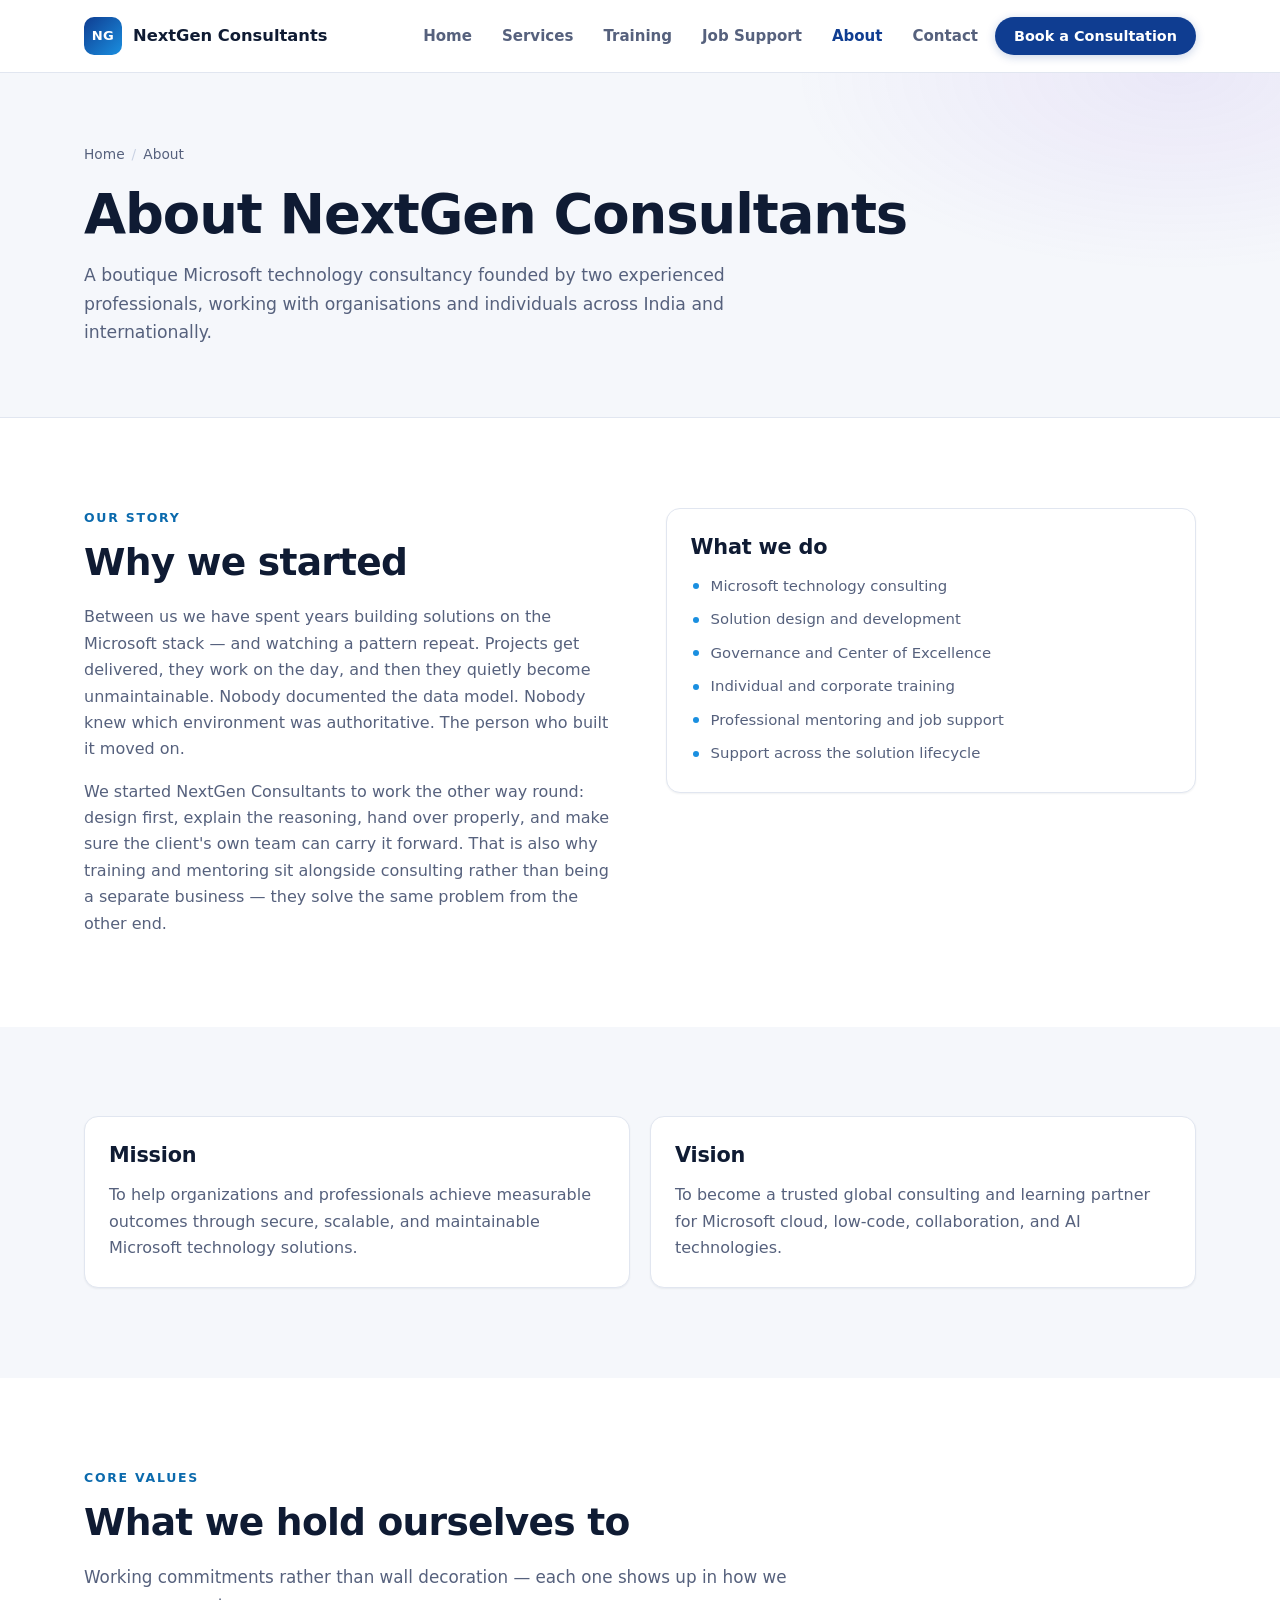
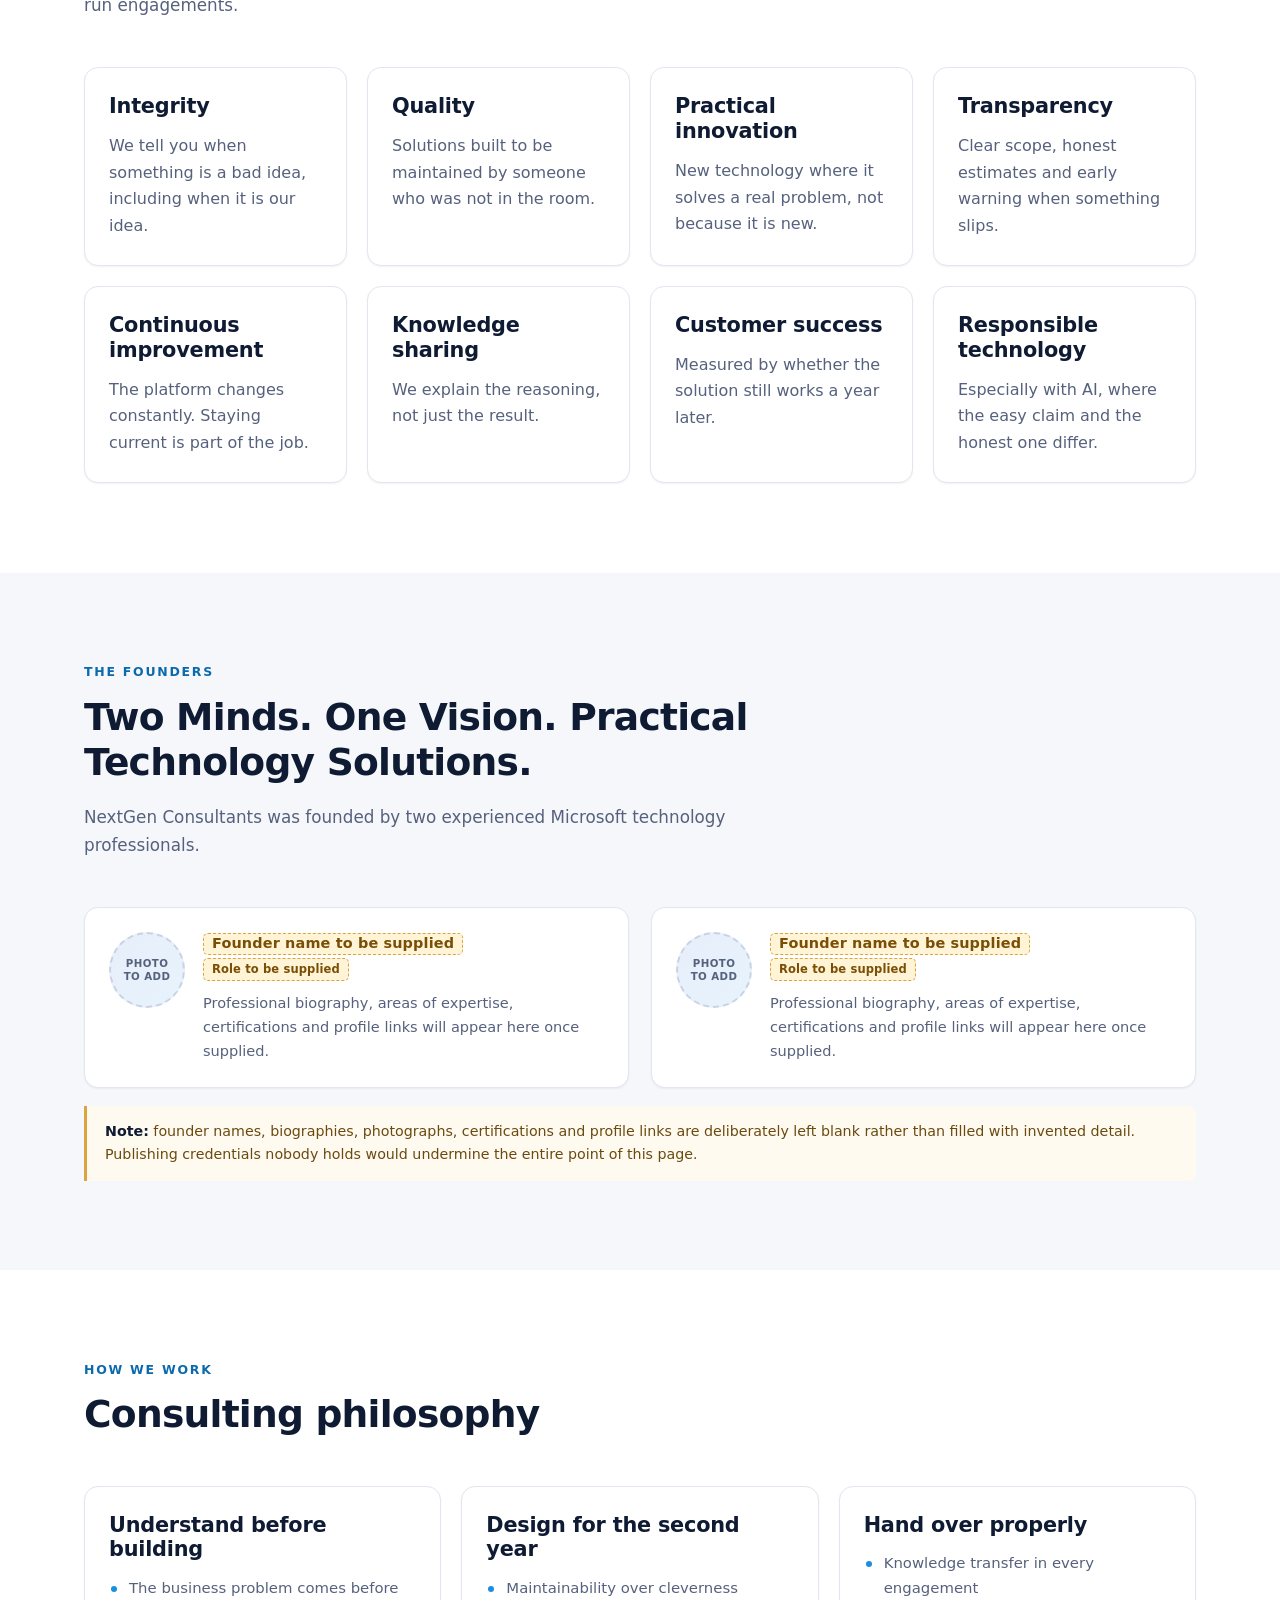
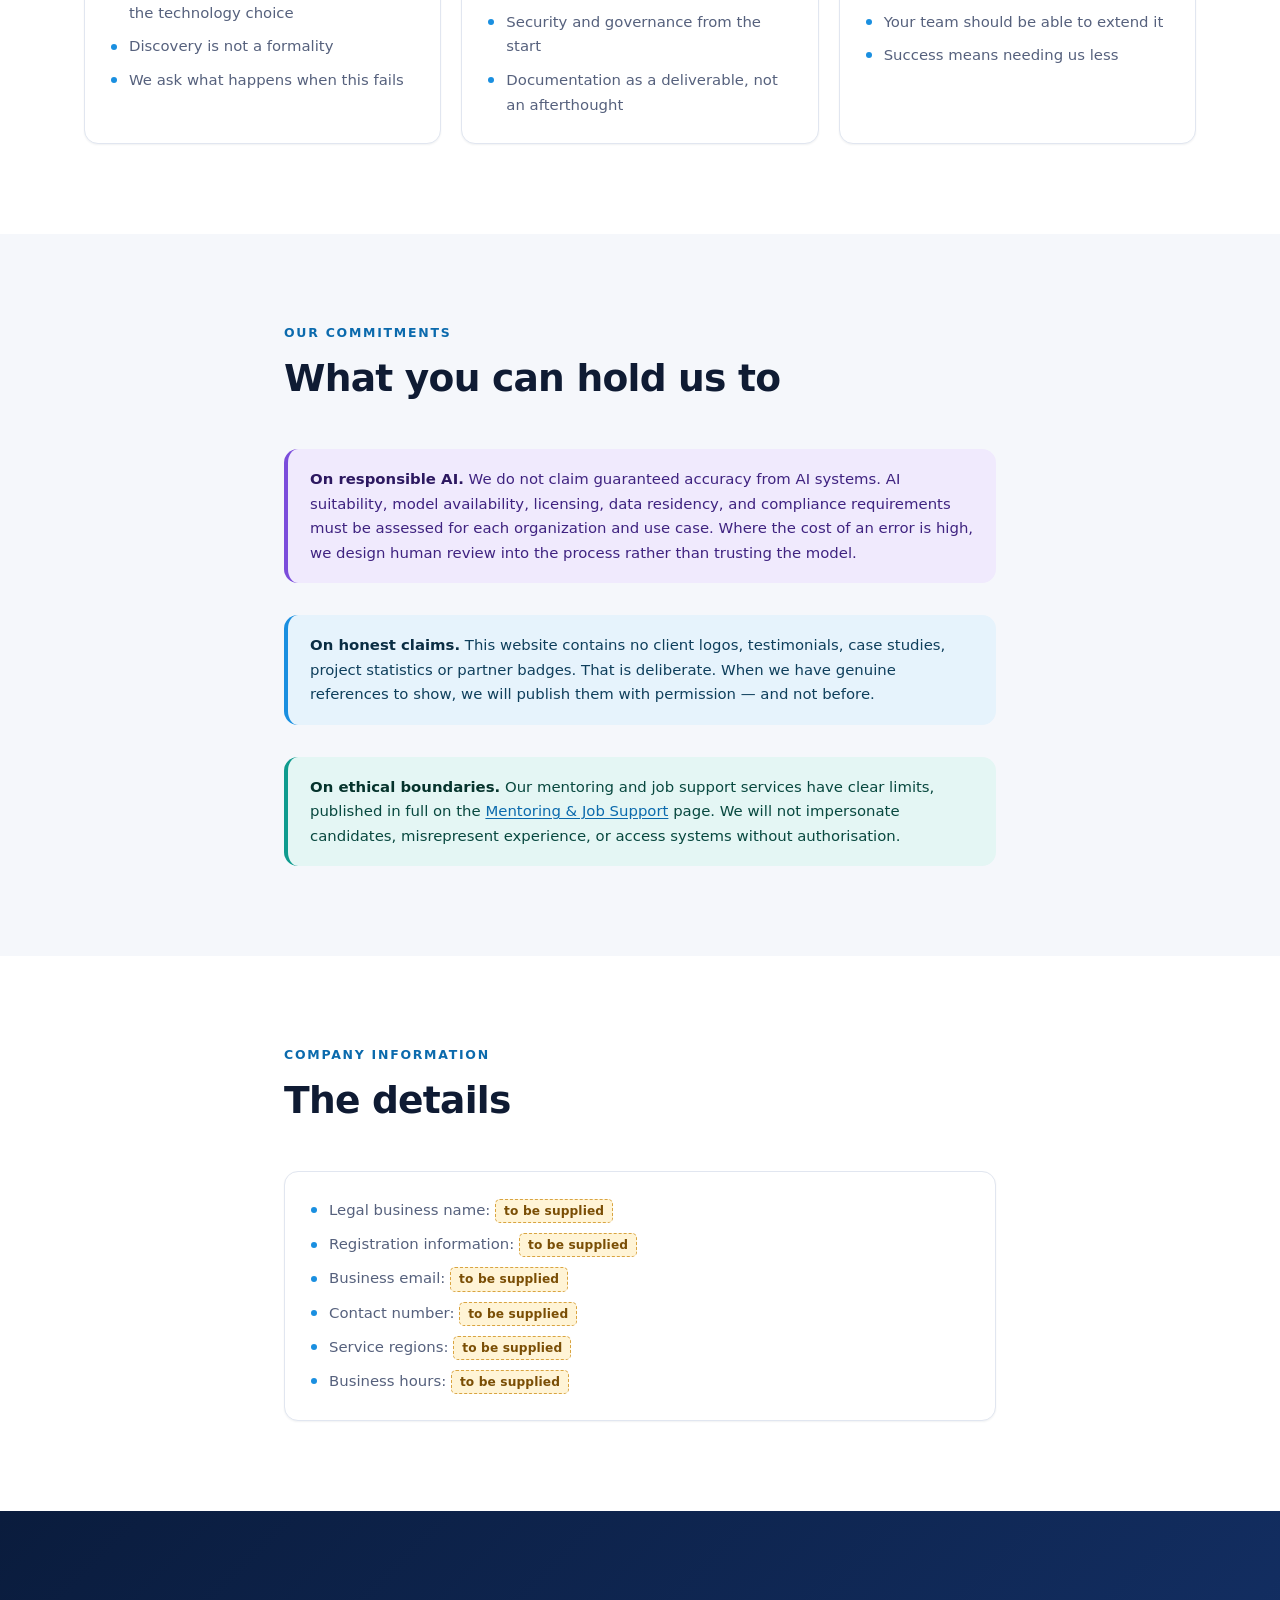
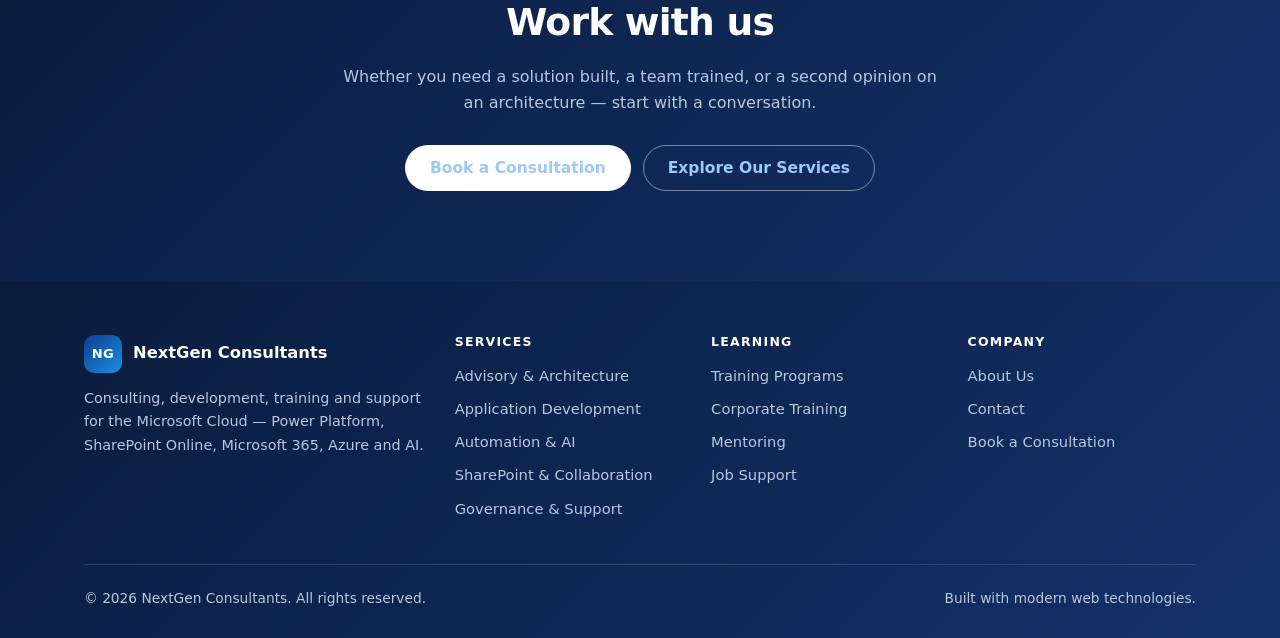
<file: about.html>
<!DOCTYPE html>
<html lang="en">
<head>
<meta charset="UTF-8" />
<meta name="viewport" content="width=device-width, initial-scale=1" />
<title>About Us — Microsoft Technology Consultants | NextGen Consultants</title>
<meta name="description" content="NextGen Consultants was founded by two experienced Microsoft technology professionals. Our mission, values, consulting philosophy and commitment to responsible AI." />
<link rel="canonical" href="https://nextgenconsultants.github.io/about.html" />

<meta property="og:type" content="website" />
<meta property="og:url" content="https://nextgenconsultants.github.io/about.html" />
<meta property="og:title" content="About Us — Microsoft Technology Consultants" />
<meta property="og:description" content="Founded by two experienced Microsoft technology professionals. Our mission, values and consulting philosophy." />
<meta property="og:site_name" content="NextGen Consultants" />
<meta name="twitter:card" content="summary_large_image" />
<meta name="twitter:title" content="About Us — NextGen Consultants" />
<meta name="twitter:description" content="Founded by two experienced Microsoft technology professionals." />

<link rel="icon" href="data:image/svg+xml,%3Csvg xmlns='http://www.w3.org/2000/svg' viewBox='0 0 32 32'%3E%3Crect width='32' height='32' rx='8' fill='%230f3d91'/%3E%3Ctext x='16' y='21' font-family='Segoe UI,Arial,sans-serif' font-size='12' font-weight='700' fill='%23fff' text-anchor='middle'%3ENG%3C/text%3E%3C/svg%3E" />
<link rel="stylesheet" href="assets/css/site.css" />

<script type="application/ld+json">
{
  "@context": "https://schema.org",
  "@type": "BreadcrumbList",
  "itemListElement": [
    { "@type": "ListItem", "position": 1, "name": "Home", "item": "https://nextgenconsultants.github.io/" },
    { "@type": "ListItem", "position": 2, "name": "About", "item": "https://nextgenconsultants.github.io/about.html" }
  ]
}
</script>
</head>

<body>
<a class="skip-link" href="#main">Skip to main content</a>

<header class="site-header">
  <nav class="nav" aria-label="Main">
    <a class="brand" href="index.html">
      <span class="brand-mark" aria-hidden="true">NG</span>
      <span>NextGen Consultants</span>
    </a>

    <button class="nav-toggle" id="navToggle" type="button" aria-expanded="false" aria-controls="navMenu">
      <span class="sr-only">Toggle navigation menu</span>
      <span class="bars" aria-hidden="true"></span>
    </button>

    <ul class="nav-menu" id="navMenu">
      <li><a class="nav-link" href="index.html">Home</a></li>
      <li><a class="nav-link" href="services.html">Services</a></li>
      <li><a class="nav-link" href="training.html">Training</a></li>
      <li><a class="nav-link" href="job-support.html">Job Support</a></li>
      <li><a class="nav-link" href="about.html">About</a></li>
      <li><a class="nav-link" href="contact.html">Contact</a></li>
      <li class="nav-cta"><a class="btn btn-primary btn-sm" href="contact.html#book">Book a Consultation</a></li>
    </ul>
  </nav>
</header>

<main id="main">

  <section class="page-head">
    <div class="container">
      <nav class="breadcrumb" aria-label="Breadcrumb">
        <ol>
          <li><a href="index.html">Home</a></li>
          <li aria-current="page">About</li>
        </ol>
      </nav>
      <h1>About NextGen Consultants</h1>
      <p>
        A boutique Microsoft technology consultancy founded by two experienced professionals,
        working with organisations and individuals across India and internationally.
      </p>
    </div>
  </section>

  <!-- ==================== Story ==================== -->
  <section class="section">
    <div class="container split">
      <div>
        <span class="eyebrow">Our story</span>
        <h2>Why we started</h2>
        <p class="muted">
          Between us we have spent years building solutions on the Microsoft stack — and
          watching a pattern repeat. Projects get delivered, they work on the day, and then
          they quietly become unmaintainable. Nobody documented the data model. Nobody knew
          which environment was authoritative. The person who built it moved on.
        </p>
        <p class="muted">
          We started NextGen Consultants to work the other way round: design first, explain the
          reasoning, hand over properly, and make sure the client's own team can carry it
          forward. That is also why training and mentoring sit alongside consulting rather than
          being a separate business — they solve the same problem from the other end.
        </p>
      </div>

      <div class="list-card reveal">
        <h3>What we do</h3>
        <ul>
          <li>Microsoft technology consulting</li>
          <li>Solution design and development</li>
          <li>Governance and Center of Excellence</li>
          <li>Individual and corporate training</li>
          <li>Professional mentoring and job support</li>
          <li>Support across the solution lifecycle</li>
        </ul>
      </div>
    </div>
  </section>

  <!-- ==================== Mission and vision ==================== -->
  <section class="section section-alt">
    <div class="container">
      <div class="grid grid-2">
        <div class="list-card reveal">
          <h3>Mission</h3>
          <p class="muted mb-0">
            To help organizations and professionals achieve measurable outcomes through secure,
            scalable, and maintainable Microsoft technology solutions.
          </p>
        </div>
        <div class="list-card reveal">
          <h3>Vision</h3>
          <p class="muted mb-0">
            To become a trusted global consulting and learning partner for Microsoft cloud,
            low-code, collaboration, and AI technologies.
          </p>
        </div>
      </div>
    </div>
  </section>

  <!-- ==================== Values ==================== -->
  <section class="section">
    <div class="container">
      <div class="section-head">
        <span class="eyebrow">Core values</span>
        <h2>What we hold ourselves to</h2>
        <p>Working commitments rather than wall decoration — each one shows up in how we run engagements.</p>
      </div>

      <div class="grid grid-4">
        <div class="list-card reveal">
          <h3>Integrity</h3>
          <p class="muted mb-0">We tell you when something is a bad idea, including when it is our idea.</p>
        </div>
        <div class="list-card reveal">
          <h3>Quality</h3>
          <p class="muted mb-0">Solutions built to be maintained by someone who was not in the room.</p>
        </div>
        <div class="list-card reveal">
          <h3>Practical innovation</h3>
          <p class="muted mb-0">New technology where it solves a real problem, not because it is new.</p>
        </div>
        <div class="list-card reveal">
          <h3>Transparency</h3>
          <p class="muted mb-0">Clear scope, honest estimates and early warning when something slips.</p>
        </div>
        <div class="list-card reveal">
          <h3>Continuous improvement</h3>
          <p class="muted mb-0">The platform changes constantly. Staying current is part of the job.</p>
        </div>
        <div class="list-card reveal">
          <h3>Knowledge sharing</h3>
          <p class="muted mb-0">We explain the reasoning, not just the result.</p>
        </div>
        <div class="list-card reveal">
          <h3>Customer success</h3>
          <p class="muted mb-0">Measured by whether the solution still works a year later.</p>
        </div>
        <div class="list-card reveal">
          <h3>Responsible technology</h3>
          <p class="muted mb-0">Especially with AI, where the easy claim and the honest one differ.</p>
        </div>
      </div>
    </div>
  </section>

  <!-- ==================== Founders ==================== -->
  <section class="section section-alt" id="founders">
    <div class="container">
      <div class="section-head">
        <span class="eyebrow">The founders</span>
        <h2>Two Minds. One Vision. Practical Technology Solutions.</h2>
        <p>NextGen Consultants was founded by two experienced Microsoft technology professionals.</p>
      </div>

      <div class="founder-grid">
        <article class="founder reveal">
          <span class="founder-photo" aria-hidden="true">PHOTO<br />TO ADD</span>
          <div>
            <h3><span class="placeholder">Founder name to be supplied</span></h3>
            <p class="role"><span class="placeholder">Role to be supplied</span></p>
            <p>Professional biography, areas of expertise, certifications and profile links will appear here once supplied.</p>
          </div>
        </article>

        <article class="founder reveal">
          <span class="founder-photo" aria-hidden="true">PHOTO<br />TO ADD</span>
          <div>
            <h3><span class="placeholder">Founder name to be supplied</span></h3>
            <p class="role"><span class="placeholder">Role to be supplied</span></p>
            <p>Professional biography, areas of expertise, certifications and profile links will appear here once supplied.</p>
          </div>
        </article>
      </div>

      <p class="placeholder-note">
        <strong>Note:</strong> founder names, biographies, photographs, certifications and profile
        links are deliberately left blank rather than filled with invented detail. Publishing
        credentials nobody holds would undermine the entire point of this page.
      </p>
    </div>
  </section>

  <!-- ==================== Philosophy ==================== -->
  <section class="section">
    <div class="container">
      <div class="section-head">
        <span class="eyebrow">How we work</span>
        <h2>Consulting philosophy</h2>
      </div>

      <div class="grid grid-3">
        <div class="list-card reveal">
          <h3>Understand before building</h3>
          <ul>
            <li>The business problem comes before the technology choice</li>
            <li>Discovery is not a formality</li>
            <li>We ask what happens when this fails</li>
          </ul>
        </div>
        <div class="list-card reveal">
          <h3>Design for the second year</h3>
          <ul>
            <li>Maintainability over cleverness</li>
            <li>Security and governance from the start</li>
            <li>Documentation as a deliverable, not an afterthought</li>
          </ul>
        </div>
        <div class="list-card reveal">
          <h3>Hand over properly</h3>
          <ul>
            <li>Knowledge transfer in every engagement</li>
            <li>Your team should be able to extend it</li>
            <li>Success means needing us less</li>
          </ul>
        </div>
      </div>
    </div>
  </section>

  <!-- ==================== Commitments ==================== -->
  <section class="section section-alt">
    <div class="container container-narrow">
      <div class="section-head">
        <span class="eyebrow">Our commitments</span>
        <h2>What you can hold us to</h2>
      </div>

      <div class="notice notice-violet">
        <strong>On responsible AI.</strong> We do not claim guaranteed accuracy from AI systems.
        AI suitability, model availability, licensing, data residency, and compliance
        requirements must be assessed for each organization and use case. Where the cost of an
        error is high, we design human review into the process rather than trusting the model.
      </div>

      <div class="notice mt-lg">
        <strong>On honest claims.</strong> This website contains no client logos, testimonials,
        case studies, project statistics or partner badges. That is deliberate. When we have
        genuine references to show, we will publish them with permission — and not before.
      </div>

      <div class="notice notice-teal mt-lg">
        <strong>On ethical boundaries.</strong> Our mentoring and job support services have clear
        limits, published in full on the
        <a href="job-support.html#ethics">Mentoring &amp; Job Support</a> page. We will not
        impersonate candidates, misrepresent experience, or access systems without authorisation.
      </div>
    </div>
  </section>

  <!-- ==================== Company details ==================== -->
  <section class="section">
    <div class="container container-narrow">
      <div class="section-head">
        <span class="eyebrow">Company information</span>
        <h2>The details</h2>
      </div>

      <div class="list-card">
        <ul>
          <li>Legal business name: <span class="placeholder">to be supplied</span></li>
          <li>Registration information: <span class="placeholder">to be supplied</span></li>
          <li>Business email: <span class="placeholder">to be supplied</span></li>
          <li>Contact number: <span class="placeholder">to be supplied</span></li>
          <li>Service regions: <span class="placeholder">to be supplied</span></li>
          <li>Business hours: <span class="placeholder">to be supplied</span></li>
        </ul>
      </div>
    </div>
  </section>

  <!-- ==================== CTA ==================== -->
  <section class="section section-dark cta-band">
    <div class="container">
      <h2>Work with us</h2>
      <p>Whether you need a solution built, a team trained, or a second opinion on an architecture — start with a conversation.</p>
      <div class="btn-row center">
        <a class="btn btn-light" href="contact.html#book">Book a Consultation</a>
        <a class="btn btn-on-dark" href="services.html">Explore Our Services</a>
      </div>
    </div>
  </section>

</main>

<footer class="site-footer">
  <div class="container">
    <div class="footer-grid">
      <div class="footer-about">
        <a class="brand" href="index.html">
          <span class="brand-mark" aria-hidden="true">NG</span>
          <span>NextGen Consultants</span>
        </a>
        <p>
          Consulting, development, training and support for the Microsoft Cloud —
          Power Platform, SharePoint Online, Microsoft 365, Azure and AI.
        </p>
      </div>

      <div class="footer-col">
        <h3>Services</h3>
        <ul>
          <li><a href="services.html#advisory">Advisory &amp; Architecture</a></li>
          <li><a href="services.html#development">Application Development</a></li>
          <li><a href="services.html#automation">Automation &amp; AI</a></li>
          <li><a href="services.html#collaboration">SharePoint &amp; Collaboration</a></li>
          <li><a href="services.html#governance">Governance &amp; Support</a></li>
        </ul>
      </div>

      <div class="footer-col">
        <h3>Learning</h3>
        <ul>
          <li><a href="training.html">Training Programs</a></li>
          <li><a href="training.html#corporate">Corporate Training</a></li>
          <li><a href="job-support.html">Mentoring</a></li>
          <li><a href="job-support.html">Job Support</a></li>
        </ul>
      </div>

      <div class="footer-col">
        <h3>Company</h3>
        <ul>
          <li><a href="about.html">About Us</a></li>
          <li><a href="contact.html">Contact</a></li>
          <li><a href="contact.html#book">Book a Consultation</a></li>
        </ul>
      </div>
    </div>

    <div class="footer-bottom">
      <p>&copy; <span id="year">2026</span> NextGen Consultants. All rights reserved.</p>
      <p>Built with modern web technologies.</p>
    </div>
  </div>
</footer>

<button class="to-top" id="toTop" type="button" aria-label="Back to top">
  <svg viewBox="0 0 24 24" fill="none" stroke="currentColor" stroke-width="2" stroke-linecap="round" stroke-linejoin="round" aria-hidden="true"><path d="m6 14 6-6 6 6"/></svg>
</button>

<script src="assets/js/site.js" defer></script>
</body>
</html>
</file>
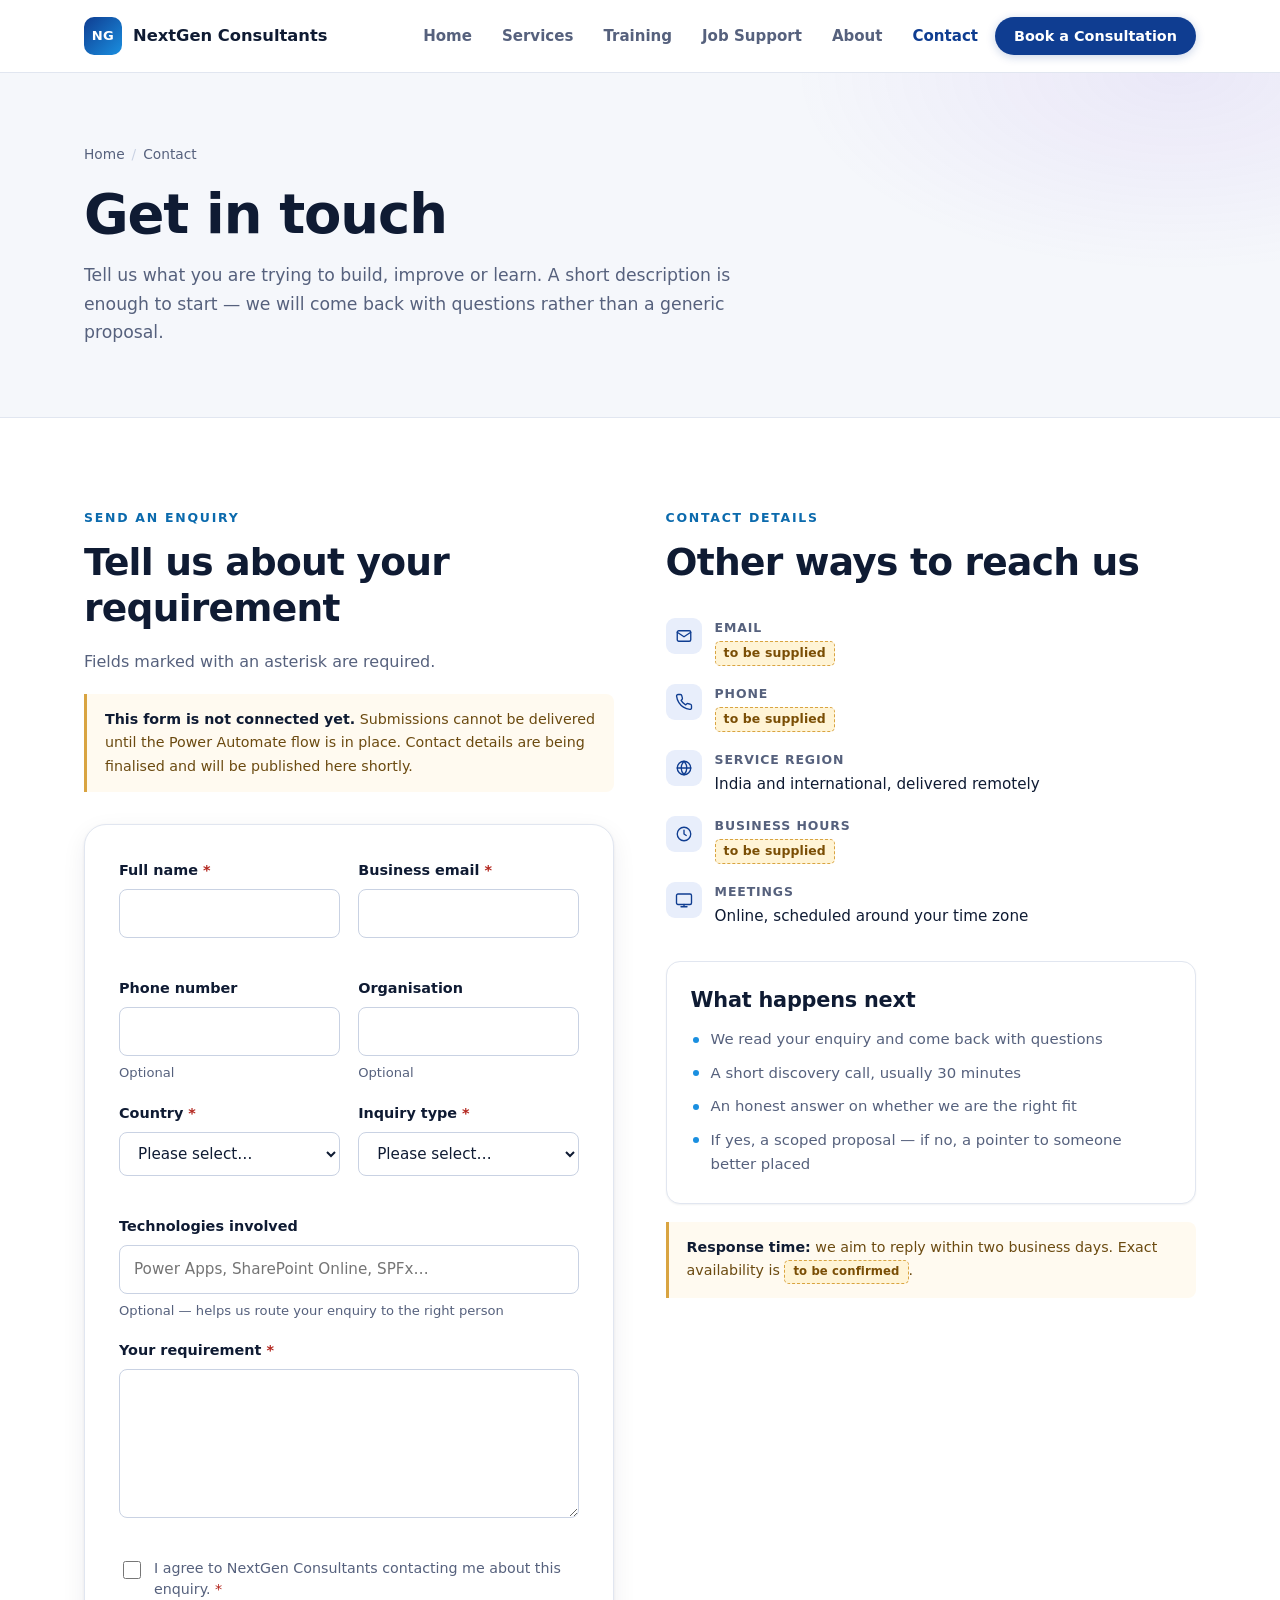
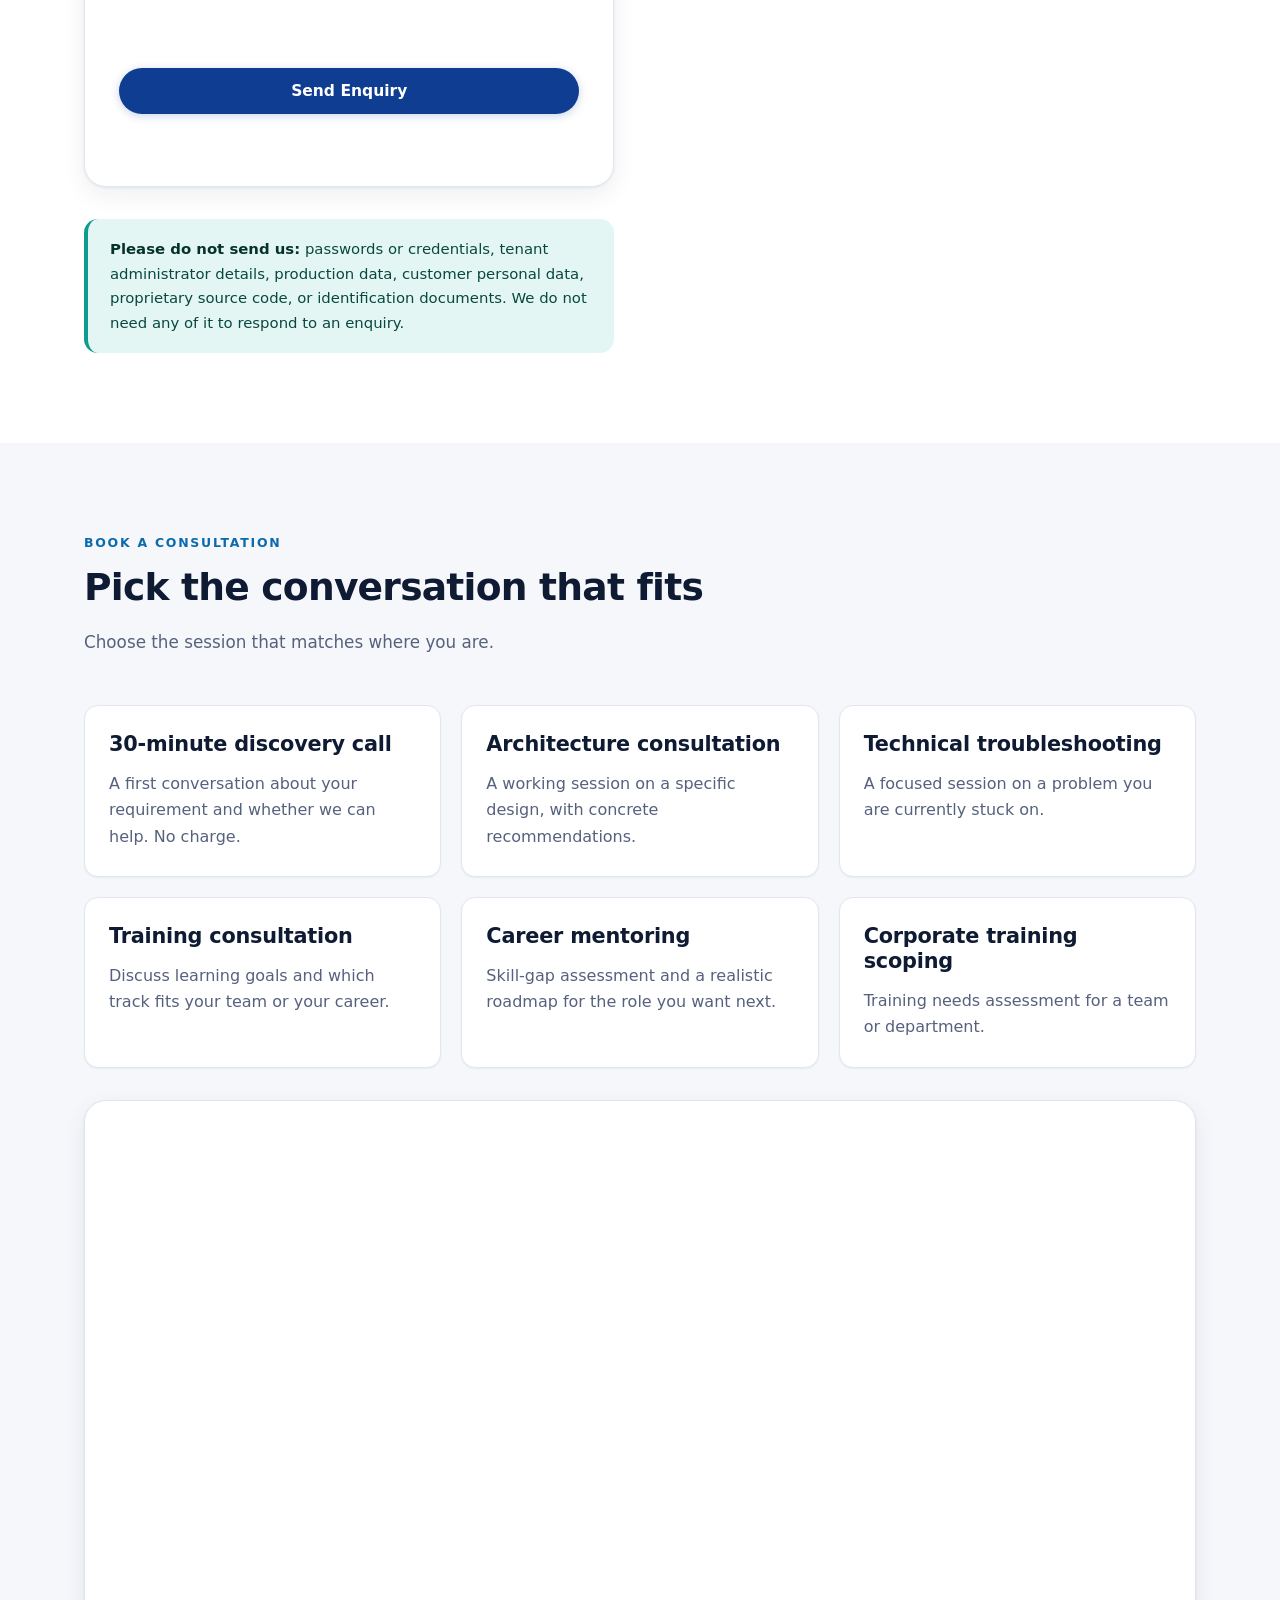
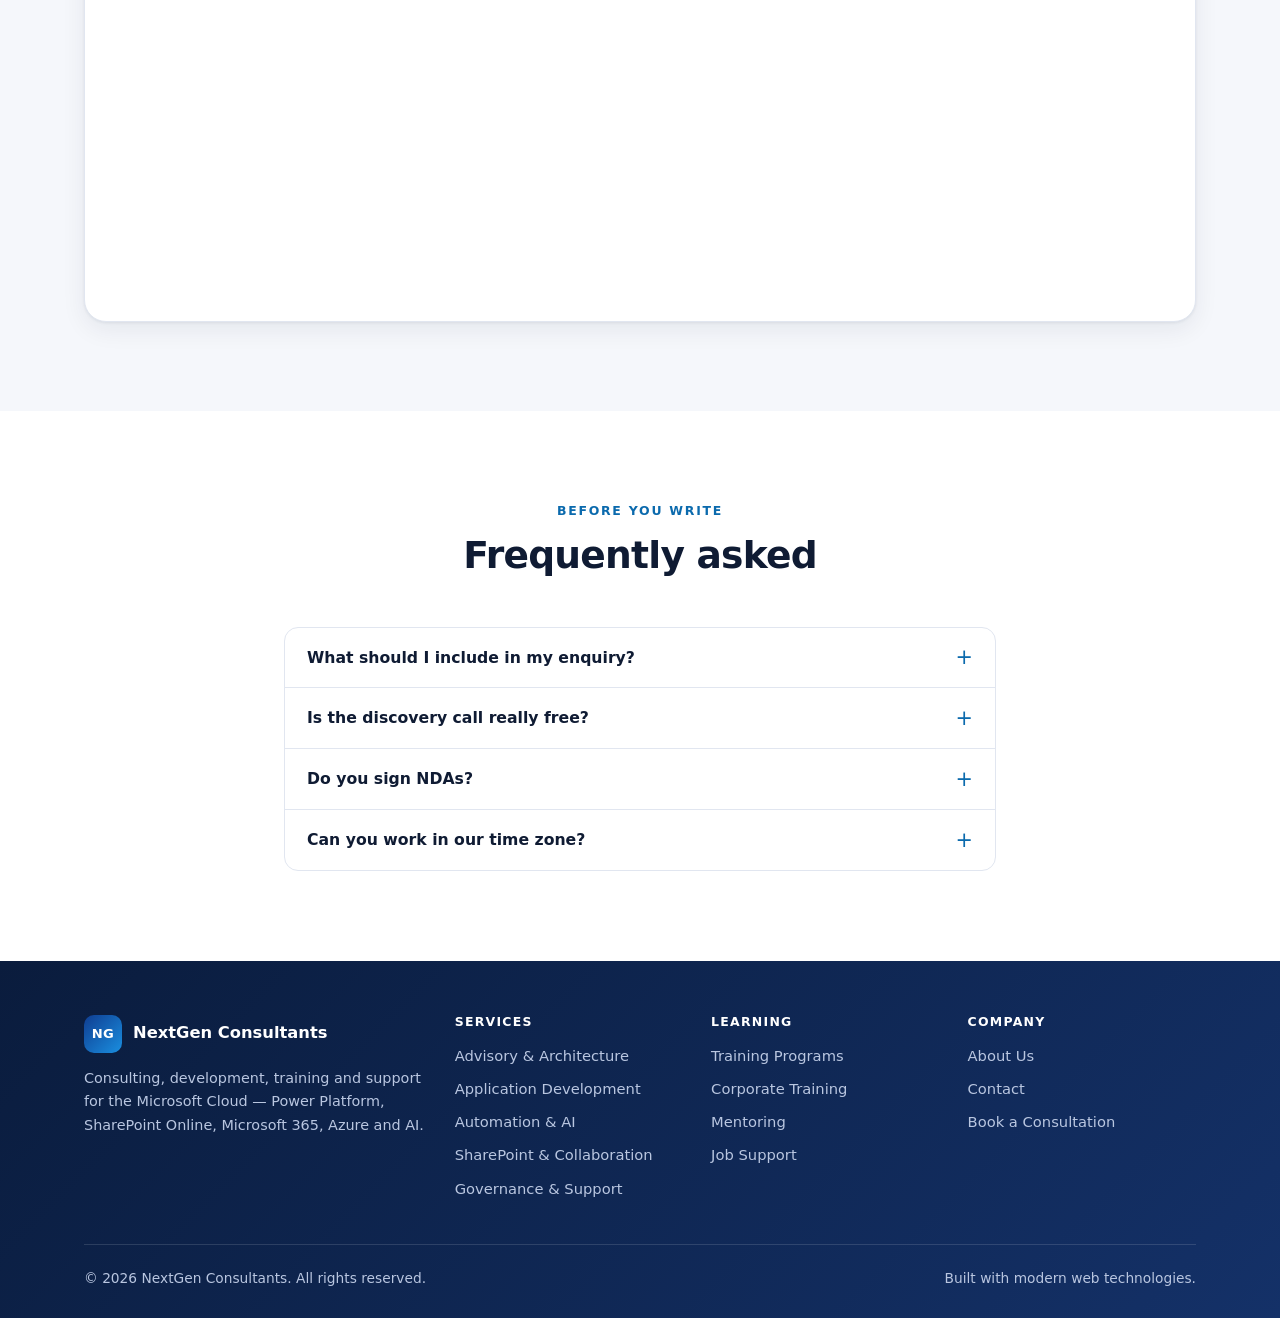
<file: contact.html>
<!DOCTYPE html>
<html lang="en">
<head>
<meta charset="UTF-8" />
<meta name="viewport" content="width=device-width, initial-scale=1" />
<title>Contact &amp; Book a Consultation | NextGen Consultants</title>
<meta name="description" content="Send a consulting, training, mentoring or corporate training enquiry, or book a free discovery call with NextGen Consultants." />
<link rel="canonical" href="https://nextgenconsultants.github.io/contact.html" />

<meta property="og:type" content="website" />
<meta property="og:url" content="https://nextgenconsultants.github.io/contact.html" />
<meta property="og:title" content="Contact &amp; Book a Consultation" />
<meta property="og:description" content="Send an enquiry or book a free discovery call with NextGen Consultants." />
<meta property="og:site_name" content="NextGen Consultants" />
<meta name="twitter:card" content="summary_large_image" />
<meta name="twitter:title" content="Contact — NextGen Consultants" />
<meta name="twitter:description" content="Send an enquiry or book a free discovery call." />

<link rel="icon" href="data:image/svg+xml,%3Csvg xmlns='http://www.w3.org/2000/svg' viewBox='0 0 32 32'%3E%3Crect width='32' height='32' rx='8' fill='%230f3d91'/%3E%3Ctext x='16' y='21' font-family='Segoe UI,Arial,sans-serif' font-size='12' font-weight='700' fill='%23fff' text-anchor='middle'%3ENG%3C/text%3E%3C/svg%3E" />
<link rel="stylesheet" href="assets/css/site.css" />

<script type="application/ld+json">
{
  "@context": "https://schema.org",
  "@type": "BreadcrumbList",
  "itemListElement": [
    { "@type": "ListItem", "position": 1, "name": "Home", "item": "https://nextgenconsultants.github.io/" },
    { "@type": "ListItem", "position": 2, "name": "Contact", "item": "https://nextgenconsultants.github.io/contact.html" }
  ]
}
</script>
</head>

<body>
<a class="skip-link" href="#main">Skip to main content</a>

<header class="site-header">
  <nav class="nav" aria-label="Main">
    <a class="brand" href="index.html">
      <span class="brand-mark" aria-hidden="true">NG</span>
      <span>NextGen Consultants</span>
    </a>

    <button class="nav-toggle" id="navToggle" type="button" aria-expanded="false" aria-controls="navMenu">
      <span class="sr-only">Toggle navigation menu</span>
      <span class="bars" aria-hidden="true"></span>
    </button>

    <ul class="nav-menu" id="navMenu">
      <li><a class="nav-link" href="index.html">Home</a></li>
      <li><a class="nav-link" href="services.html">Services</a></li>
      <li><a class="nav-link" href="training.html">Training</a></li>
      <li><a class="nav-link" href="job-support.html">Job Support</a></li>
      <li><a class="nav-link" href="about.html">About</a></li>
      <li><a class="nav-link" href="contact.html">Contact</a></li>
      <li class="nav-cta"><a class="btn btn-primary btn-sm" href="contact.html#book">Book a Consultation</a></li>
    </ul>
  </nav>
</header>

<main id="main">

  <section class="page-head">
    <div class="container">
      <nav class="breadcrumb" aria-label="Breadcrumb">
        <ol>
          <li><a href="index.html">Home</a></li>
          <li aria-current="page">Contact</li>
        </ol>
      </nav>
      <h1>Get in touch</h1>
      <p>
        Tell us what you are trying to build, improve or learn. A short description is enough
        to start — we will come back with questions rather than a generic proposal.
      </p>
    </div>
  </section>

  <!-- ==================== Form and details ==================== -->
  <section class="section">
    <div class="container split">

      <!-- Enquiry form -->
      <div>
        <span class="eyebrow">Send an enquiry</span>
        <h2>Tell us about your requirement</h2>
        <p class="muted">Fields marked with an asterisk are required.</p>

        <!-- Remove this notice once CONFIG.formEndpoint is set in
             assets/js/site.js. Telling people up front beats letting them
             type a long enquiry and only then discover it cannot send. -->
        <div class="placeholder-note" style="margin-top:18px">
          <strong>This form is not connected yet.</strong> Submissions cannot be delivered until
          the Power Automate flow is in place. Contact details are being finalised and will be
          published here shortly.
        </div>

        <form class="form-card mt-lg" id="inquiryForm" novalidate>
          <div class="form-grid">

            <div class="form-row">
              <div class="field">
                <label for="name">Full name <span class="req" aria-hidden="true">*</span></label>
                <input type="text" id="name" name="name" autocomplete="name" required />
                <p class="field-error" data-error-for="name"></p>
              </div>

              <div class="field">
                <label for="email">Business email <span class="req" aria-hidden="true">*</span></label>
                <input type="email" id="email" name="email" autocomplete="email" required />
                <p class="field-error" data-error-for="email"></p>
              </div>
            </div>

            <div class="form-row">
              <div class="field">
                <label for="phone">Phone number</label>
                <input type="tel" id="phone" name="phone" autocomplete="tel" />
                <p class="hint">Optional</p>
              </div>

              <div class="field">
                <label for="organisation">Organisation</label>
                <input type="text" id="organisation" name="organisation" autocomplete="organization" />
                <p class="hint">Optional</p>
              </div>
            </div>

            <div class="form-row">
              <div class="field">
                <label for="country">Country <span class="req" aria-hidden="true">*</span></label>
                <select id="country" name="country" required>
                  <option value="">Please select…</option>
                  <option>India</option>
                  <option>United States</option>
                  <option>United Kingdom</option>
                  <option>Canada</option>
                  <option>Australia</option>
                  <option>United Arab Emirates</option>
                  <option>Singapore</option>
                  <option>Germany</option>
                  <option>Netherlands</option>
                  <option>Other</option>
                </select>
                <p class="field-error" data-error-for="country"></p>
              </div>

              <div class="field">
                <label for="inquiryType">Inquiry type <span class="req" aria-hidden="true">*</span></label>
                <select id="inquiryType" name="inquiryType" required>
                  <option value="">Please select…</option>
                  <option>Consulting</option>
                  <option>Training</option>
                  <option>Mentoring or job support</option>
                  <option>Corporate training</option>
                  <option>Partnership</option>
                  <option>General</option>
                </select>
                <p class="field-error" data-error-for="inquiryType"></p>
              </div>
            </div>

            <div class="field">
              <label for="technologies">Technologies involved</label>
              <input type="text" id="technologies" name="technologies" placeholder="Power Apps, SharePoint Online, SPFx…" />
              <p class="hint">Optional — helps us route your enquiry to the right person</p>
            </div>

            <div class="field">
              <label for="message">Your requirement <span class="req" aria-hidden="true">*</span></label>
              <textarea id="message" name="message" rows="5" required></textarea>
              <p class="field-error" data-error-for="message"></p>
            </div>

            <!-- Honeypot: hidden from people, catches naive bots. Positioned
                 off-screen rather than display:none, and out of the tab order. -->
            <div class="hp-field" aria-hidden="true">
              <label for="website">Leave this field empty</label>
              <input type="text" id="website" name="website" tabindex="-1" autocomplete="off" />
            </div>

            <div class="field checkbox-field">
              <input type="checkbox" id="consent" name="consent" required />
              <label for="consent">
                I agree to NextGen Consultants contacting me about this enquiry.
                <span class="req" aria-hidden="true">*</span>
              </label>
            </div>
            <p class="field-error" data-error-for="consent"></p>

            <button type="submit" class="btn btn-primary">Send Enquiry</button>
            <output class="form-status" id="formStatus" for="inquiryForm"></output>
          </div>
        </form>

        <div class="notice notice-teal mt-lg">
          <strong>Please do not send us:</strong> passwords or credentials, tenant administrator
          details, production data, customer personal data, proprietary source code, or
          identification documents. We do not need any of it to respond to an enquiry.
        </div>
      </div>

      <!-- Contact details -->
      <div>
        <span class="eyebrow">Contact details</span>
        <h2>Other ways to reach us</h2>

        <dl class="contact-list mt-lg">
          <div>
            <span class="ci" aria-hidden="true">
              <svg viewBox="0 0 24 24" fill="none" stroke="currentColor" stroke-width="1.8" stroke-linecap="round" stroke-linejoin="round"><rect x="3" y="5" width="18" height="14" rx="2"/><path d="m3 7 9 6 9-6"/></svg>
            </span>
            <div>
              <dt>Email</dt>
              <dd><span class="placeholder">to be supplied</span></dd>
            </div>
          </div>

          <div>
            <span class="ci" aria-hidden="true">
              <svg viewBox="0 0 24 24" fill="none" stroke="currentColor" stroke-width="1.8" stroke-linecap="round" stroke-linejoin="round"><path d="M22 16.9v3a2 2 0 0 1-2.2 2 19.8 19.8 0 0 1-8.6-3.1 19.5 19.5 0 0 1-6-6A19.8 19.8 0 0 1 2.1 4.2 2 2 0 0 1 4.1 2h3a2 2 0 0 1 2 1.7c.1 1 .4 1.9.7 2.8a2 2 0 0 1-.5 2.1L8.1 9.9a16 16 0 0 0 6 6l1.3-1.2a2 2 0 0 1 2.1-.5c.9.3 1.8.6 2.8.7a2 2 0 0 1 1.7 2Z"/></svg>
            </span>
            <div>
              <dt>Phone</dt>
              <dd><span class="placeholder">to be supplied</span></dd>
            </div>
          </div>

          <div>
            <span class="ci" aria-hidden="true">
              <svg viewBox="0 0 24 24" fill="none" stroke="currentColor" stroke-width="1.8" stroke-linecap="round" stroke-linejoin="round"><circle cx="12" cy="12" r="9"/><path d="M3 12h18M12 3c2.5 2.7 3.8 5.8 3.8 9S14.5 18.3 12 21c-2.5-2.7-3.8-5.8-3.8-9S9.5 5.7 12 3Z"/></svg>
            </span>
            <div>
              <dt>Service region</dt>
              <dd>India and international, delivered remotely</dd>
            </div>
          </div>

          <div>
            <span class="ci" aria-hidden="true">
              <svg viewBox="0 0 24 24" fill="none" stroke="currentColor" stroke-width="1.8" stroke-linecap="round" stroke-linejoin="round"><circle cx="12" cy="12" r="9"/><path d="M12 7v5l3 2"/></svg>
            </span>
            <div>
              <dt>Business hours</dt>
              <dd><span class="placeholder">to be supplied</span></dd>
            </div>
          </div>

          <div>
            <span class="ci" aria-hidden="true">
              <svg viewBox="0 0 24 24" fill="none" stroke="currentColor" stroke-width="1.8" stroke-linecap="round" stroke-linejoin="round"><rect x="2" y="4" width="20" height="14" rx="2"/><path d="M8 21h8M12 18v3"/></svg>
            </span>
            <div>
              <dt>Meetings</dt>
              <dd>Online, scheduled around your time zone</dd>
            </div>
          </div>
        </dl>

        <div class="list-card reveal mt-lg">
          <h3>What happens next</h3>
          <ul>
            <li>We read your enquiry and come back with questions</li>
            <li>A short discovery call, usually 30 minutes</li>
            <li>An honest answer on whether we are the right fit</li>
            <li>If yes, a scoped proposal — if no, a pointer to someone better placed</li>
          </ul>
        </div>

        <p class="placeholder-note">
          <strong>Response time:</strong> we aim to reply within two business days. Exact
          availability is <span class="placeholder">to be confirmed</span>.
        </p>
      </div>

    </div>
  </section>

  <!-- ==================== Book a consultation ==================== -->
  <section class="section section-alt" id="book">
    <div class="container">
      <div class="section-head">
        <span class="eyebrow">Book a consultation</span>
        <h2>Pick the conversation that fits</h2>
        <p>Choose the session that matches where you are.</p>
      </div>

      <div class="grid grid-3">
        <div class="list-card reveal">
          <h3>30-minute discovery call</h3>
          <p class="muted mb-0">A first conversation about your requirement and whether we can help. No charge.</p>
        </div>
        <div class="list-card reveal">
          <h3>Architecture consultation</h3>
          <p class="muted mb-0">A working session on a specific design, with concrete recommendations.</p>
        </div>
        <div class="list-card reveal">
          <h3>Technical troubleshooting</h3>
          <p class="muted mb-0">A focused session on a problem you are currently stuck on.</p>
        </div>
        <div class="list-card reveal">
          <h3>Training consultation</h3>
          <p class="muted mb-0">Discuss learning goals and which track fits your team or your career.</p>
        </div>
        <div class="list-card reveal">
          <h3>Career mentoring</h3>
          <p class="muted mb-0">Skill-gap assessment and a realistic roadmap for the role you want next.</p>
        </div>
        <div class="list-card reveal">
          <h3>Corporate training scoping</h3>
          <p class="muted mb-0">Training needs assessment for a team or department.</p>
        </div>
      </div>

      <div class="booking-embed mt-lg">
        <iframe
          src="https://bookings.cloud.microsoft/book/NextGenConsultants@them365dev.onmicrosoft.com/?ismsaljsauthenabled=true"
          width="100%" height="820" style="border:0"
          loading="lazy"
          title="Book a consultation with NextGen Consultants"></iframe>
      </div>
    </div>
  </section>

  <!-- ==================== FAQ ==================== -->
  <section class="section">
    <div class="container container-narrow">
      <div class="section-head center">
        <span class="eyebrow">Before you write</span>
        <h2>Frequently asked</h2>
      </div>

      <div class="accordion">
        <details>
          <summary>What should I include in my enquiry?</summary>
          <div class="acc-body">The business problem, roughly what you have tried or already have in place, and any deadline. Technical detail is welcome but not required — we can work that out on the call.</div>
        </details>
        <details>
          <summary>Is the discovery call really free?</summary>
          <div class="acc-body">Yes. It is how we both work out whether the engagement makes sense. If it does not, we will say so.</div>
        </details>
        <details>
          <summary>Do you sign NDAs?</summary>
          <div class="acc-body">Yes, where an engagement requires it. Please do not send confidential material with an initial enquiry, though — a general description is enough at that stage.</div>
        </details>
        <details>
          <summary>Can you work in our time zone?</summary>
          <div class="acc-body">We work with clients in India and internationally and schedule around your availability. Tell us your time zone and preferred times.</div>
        </details>
      </div>
    </div>
  </section>

</main>

<footer class="site-footer">
  <div class="container">
    <div class="footer-grid">
      <div class="footer-about">
        <a class="brand" href="index.html">
          <span class="brand-mark" aria-hidden="true">NG</span>
          <span>NextGen Consultants</span>
        </a>
        <p>
          Consulting, development, training and support for the Microsoft Cloud —
          Power Platform, SharePoint Online, Microsoft 365, Azure and AI.
        </p>
      </div>

      <div class="footer-col">
        <h3>Services</h3>
        <ul>
          <li><a href="services.html#advisory">Advisory &amp; Architecture</a></li>
          <li><a href="services.html#development">Application Development</a></li>
          <li><a href="services.html#automation">Automation &amp; AI</a></li>
          <li><a href="services.html#collaboration">SharePoint &amp; Collaboration</a></li>
          <li><a href="services.html#governance">Governance &amp; Support</a></li>
        </ul>
      </div>

      <div class="footer-col">
        <h3>Learning</h3>
        <ul>
          <li><a href="training.html">Training Programs</a></li>
          <li><a href="training.html#corporate">Corporate Training</a></li>
          <li><a href="job-support.html">Mentoring</a></li>
          <li><a href="job-support.html">Job Support</a></li>
        </ul>
      </div>

      <div class="footer-col">
        <h3>Company</h3>
        <ul>
          <li><a href="about.html">About Us</a></li>
          <li><a href="contact.html">Contact</a></li>
          <li><a href="contact.html#book">Book a Consultation</a></li>
        </ul>
      </div>
    </div>

    <div class="footer-bottom">
      <p>&copy; <span id="year">2026</span> NextGen Consultants. All rights reserved.</p>
      <p>Built with modern web technologies.</p>
    </div>
  </div>
</footer>

<button class="to-top" id="toTop" type="button" aria-label="Back to top">
  <svg viewBox="0 0 24 24" fill="none" stroke="currentColor" stroke-width="2" stroke-linecap="round" stroke-linejoin="round" aria-hidden="true"><path d="m6 14 6-6 6 6"/></svg>
</button>

<script src="assets/js/site.js" defer></script>
</body>
</html>
</file>
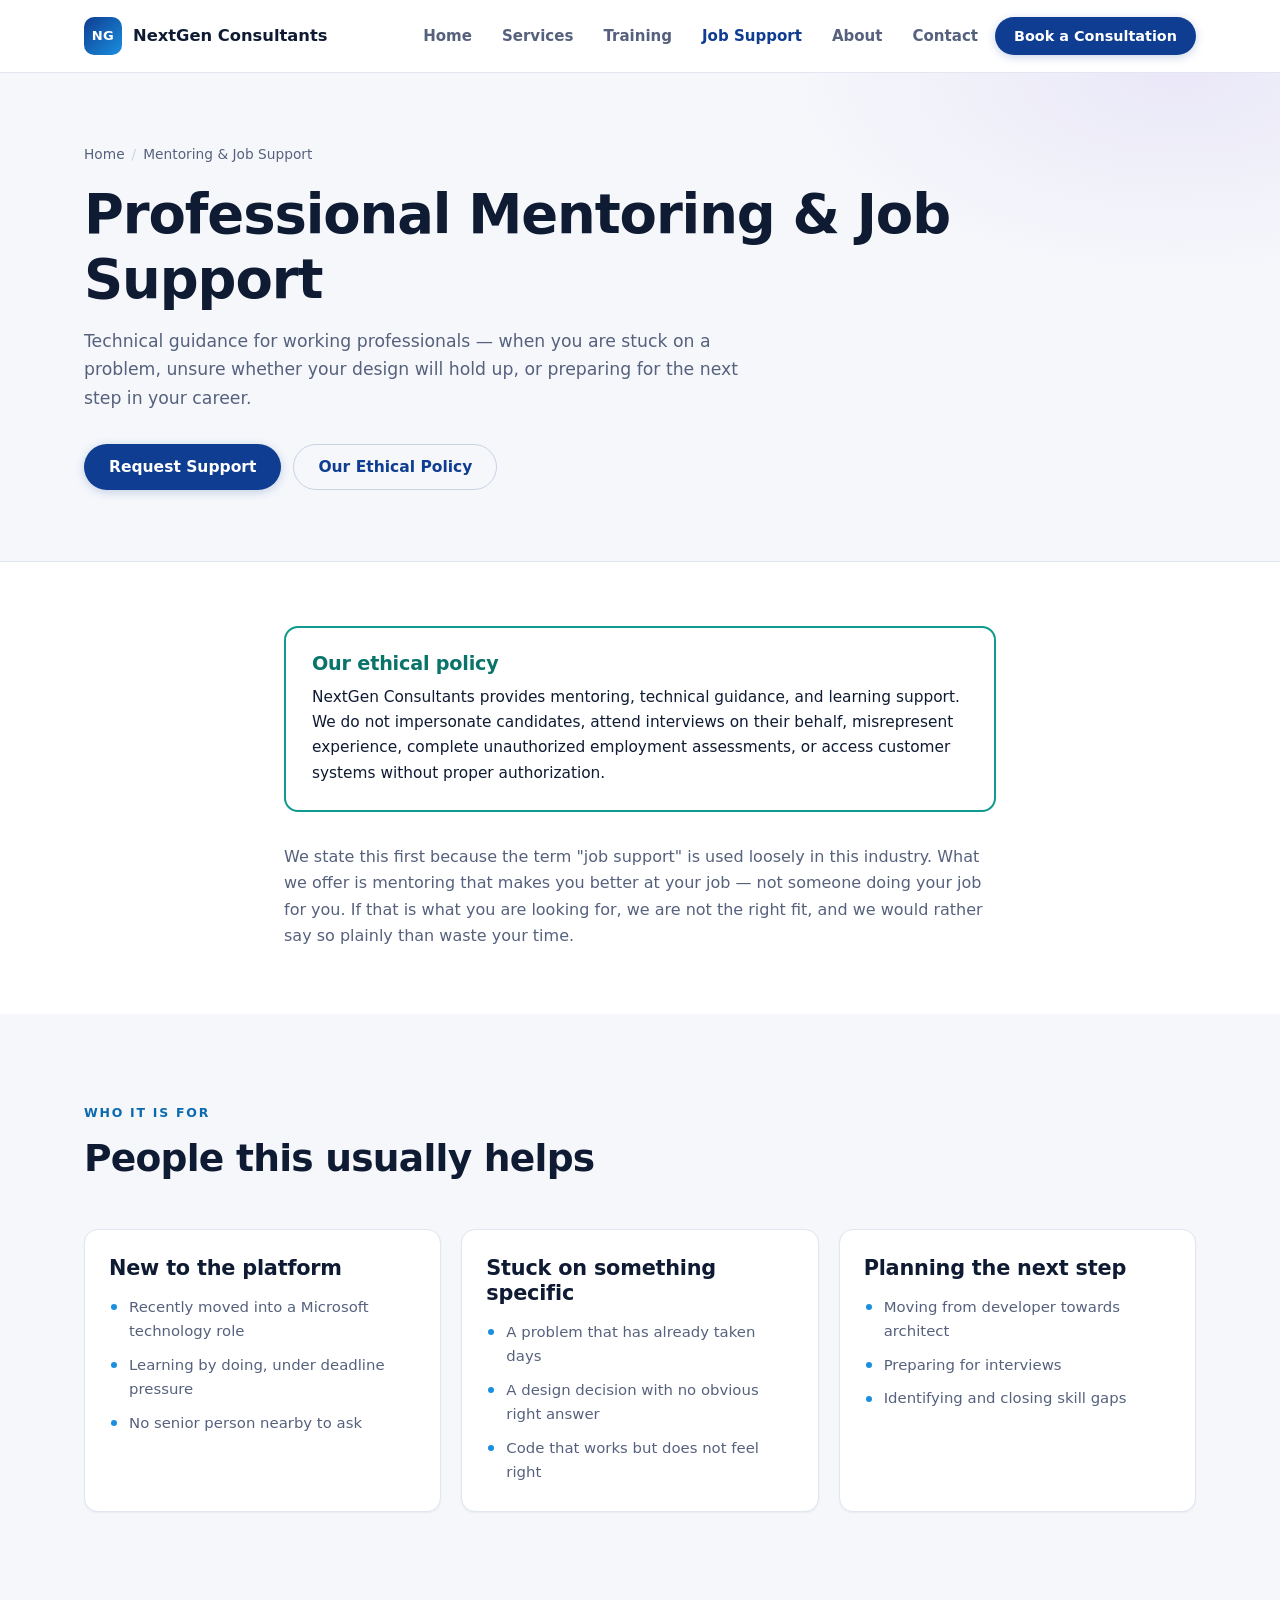
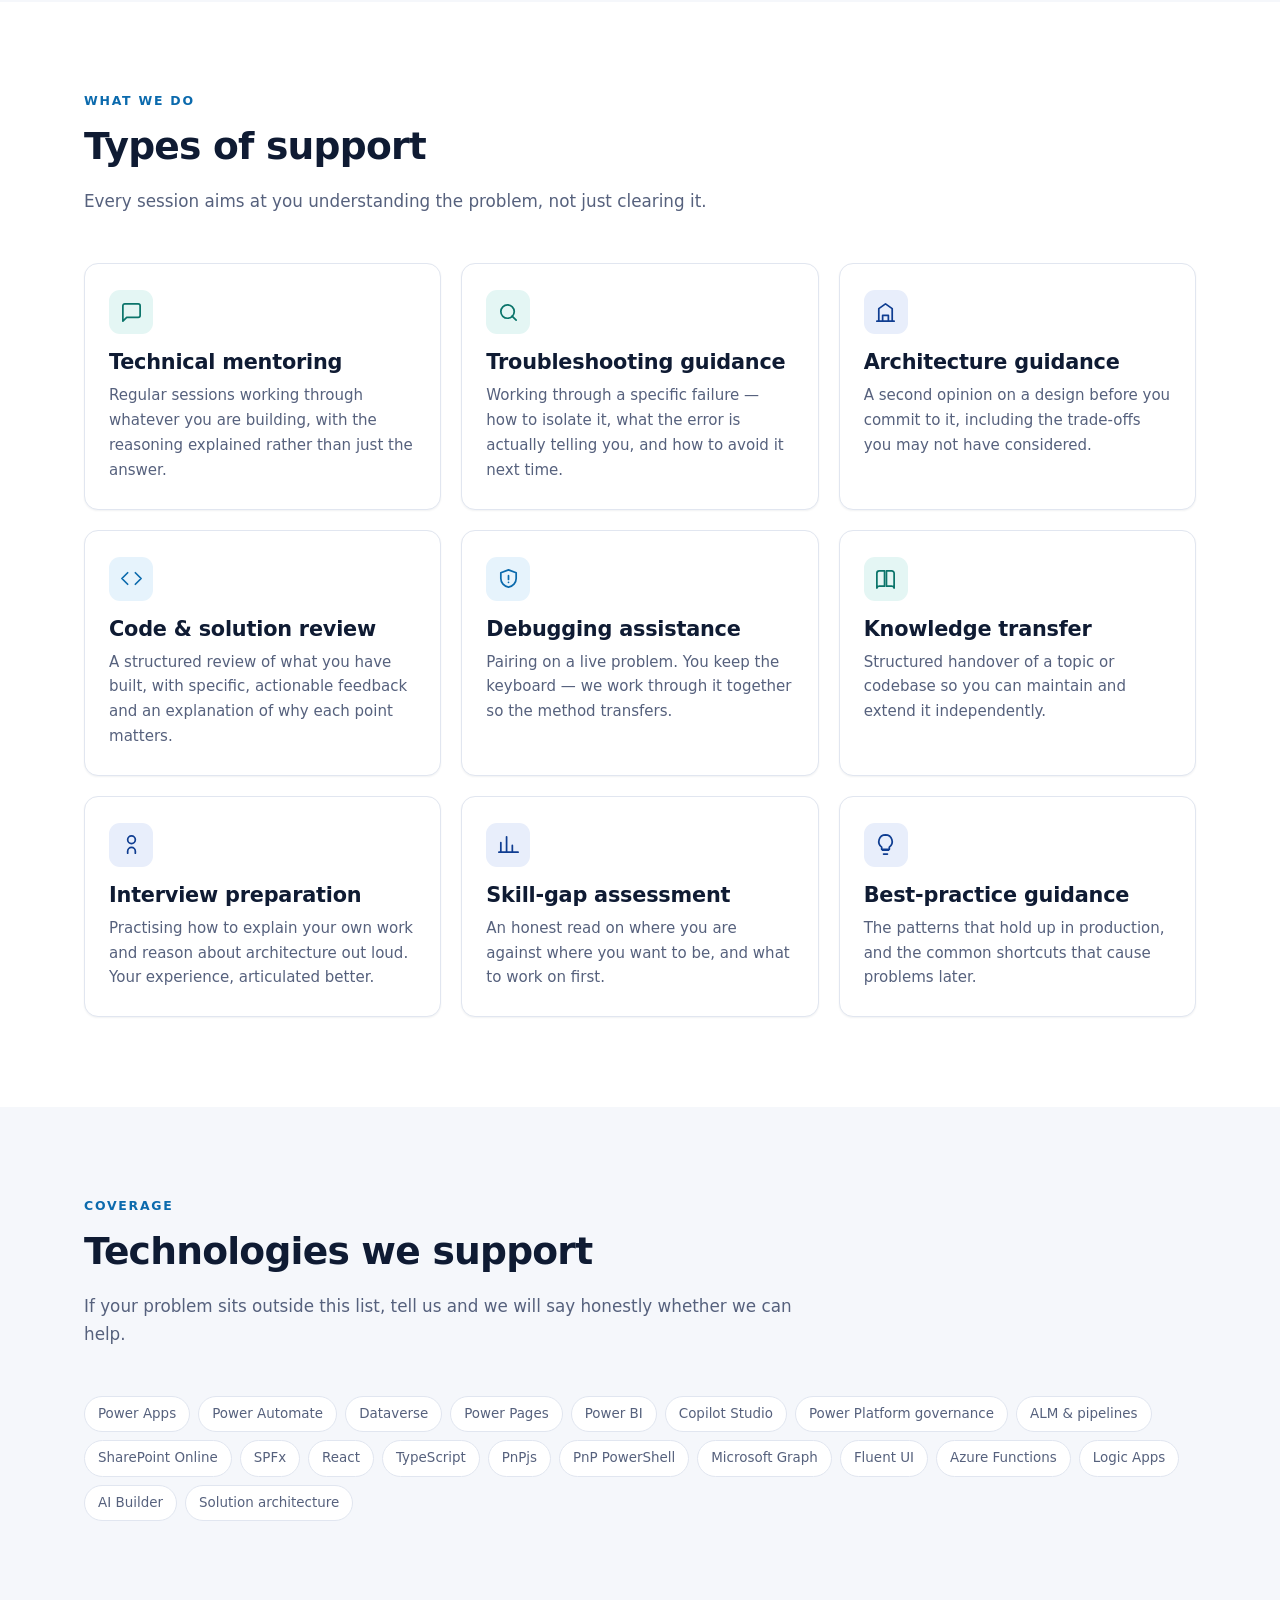
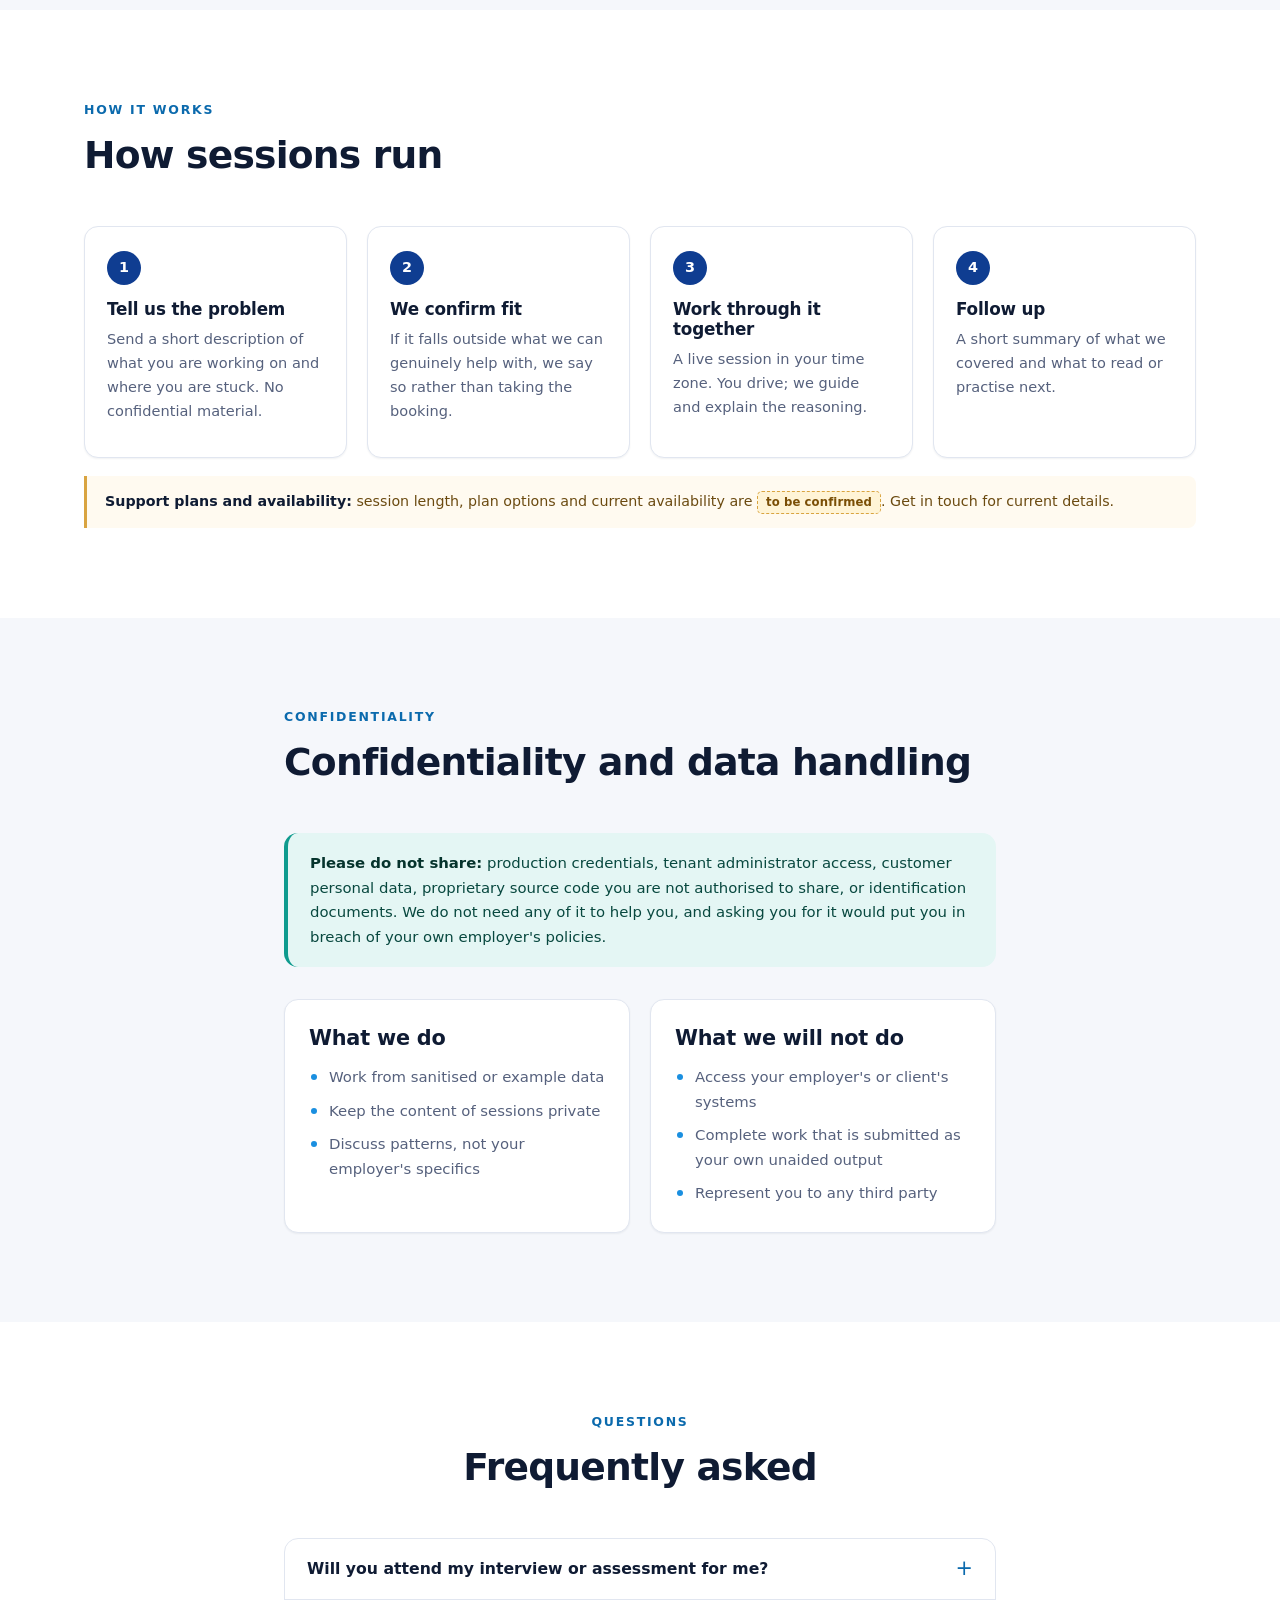
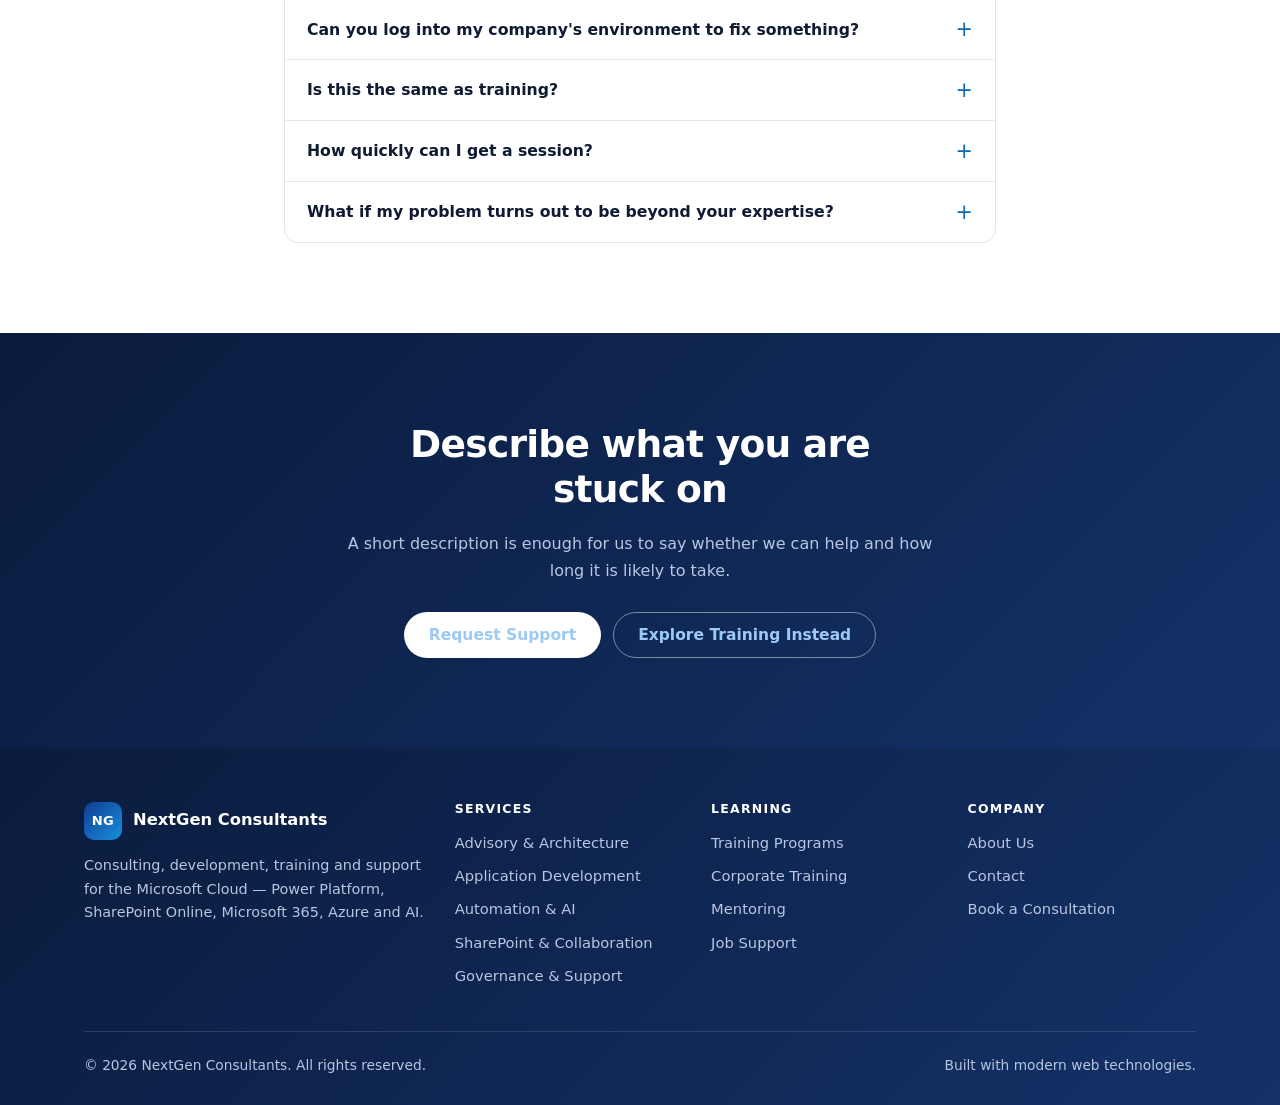
<file: job-support.html>
<!DOCTYPE html>
<html lang="en">
<head>
<meta charset="UTF-8" />
<meta name="viewport" content="width=device-width, initial-scale=1" />
<title>Mentoring &amp; Professional Job Support | NextGen Consultants</title>
<meta name="description" content="Technical mentoring, architecture guidance, code review, debugging assistance and interview preparation for working professionals in Power Platform, SharePoint, SPFx and AI." />
<link rel="canonical" href="https://nextgenconsultants.github.io/job-support.html" />

<meta property="og:type" content="website" />
<meta property="og:url" content="https://nextgenconsultants.github.io/job-support.html" />
<meta property="og:title" content="Mentoring &amp; Professional Job Support" />
<meta property="og:description" content="Technical mentoring, architecture guidance, code review and interview preparation for Microsoft technology professionals." />
<meta property="og:site_name" content="NextGen Consultants" />
<meta name="twitter:card" content="summary_large_image" />
<meta name="twitter:title" content="Mentoring &amp; Job Support — NextGen Consultants" />
<meta name="twitter:description" content="Technical mentoring and guidance for Microsoft technology professionals." />

<link rel="icon" href="data:image/svg+xml,%3Csvg xmlns='http://www.w3.org/2000/svg' viewBox='0 0 32 32'%3E%3Crect width='32' height='32' rx='8' fill='%230f3d91'/%3E%3Ctext x='16' y='21' font-family='Segoe UI,Arial,sans-serif' font-size='12' font-weight='700' fill='%23fff' text-anchor='middle'%3ENG%3C/text%3E%3C/svg%3E" />
<link rel="stylesheet" href="assets/css/site.css" />

<script type="application/ld+json">
{
  "@context": "https://schema.org",
  "@type": "BreadcrumbList",
  "itemListElement": [
    { "@type": "ListItem", "position": 1, "name": "Home", "item": "https://nextgenconsultants.github.io/" },
    { "@type": "ListItem", "position": 2, "name": "Mentoring and Job Support", "item": "https://nextgenconsultants.github.io/job-support.html" }
  ]
}
</script>
</head>

<body>
<a class="skip-link" href="#main">Skip to main content</a>

<header class="site-header">
  <nav class="nav" aria-label="Main">
    <a class="brand" href="index.html">
      <span class="brand-mark" aria-hidden="true">NG</span>
      <span>NextGen Consultants</span>
    </a>

    <button class="nav-toggle" id="navToggle" type="button" aria-expanded="false" aria-controls="navMenu">
      <span class="sr-only">Toggle navigation menu</span>
      <span class="bars" aria-hidden="true"></span>
    </button>

    <ul class="nav-menu" id="navMenu">
      <li><a class="nav-link" href="index.html">Home</a></li>
      <li><a class="nav-link" href="services.html">Services</a></li>
      <li><a class="nav-link" href="training.html">Training</a></li>
      <li><a class="nav-link" href="job-support.html">Job Support</a></li>
      <li><a class="nav-link" href="about.html">About</a></li>
      <li><a class="nav-link" href="contact.html">Contact</a></li>
      <li class="nav-cta"><a class="btn btn-primary btn-sm" href="contact.html#book">Book a Consultation</a></li>
    </ul>
  </nav>
</header>

<main id="main">

  <section class="page-head">
    <div class="container">
      <nav class="breadcrumb" aria-label="Breadcrumb">
        <ol>
          <li><a href="index.html">Home</a></li>
          <li aria-current="page">Mentoring &amp; Job Support</li>
        </ol>
      </nav>
      <h1>Professional Mentoring &amp; Job Support</h1>
      <p>
        Technical guidance for working professionals — when you are stuck on a problem,
        unsure whether your design will hold up, or preparing for the next step in your career.
      </p>
      <div class="btn-row mt-lg">
        <a class="btn btn-primary" href="contact.html">Request Support</a>
        <a class="btn btn-outline" href="#ethics">Our Ethical Policy</a>
      </div>
    </div>
  </section>

  <!-- ==================== Ethics first ====================
       Reproduced verbatim from the specification. This is a risk
       statement and must not be paraphrased. -->
  <section class="section section-tight" id="ethics">
    <div class="container container-narrow">
      <div class="ethics-box reveal">
        <h2>Our ethical policy</h2>
        <p>
          NextGen Consultants provides mentoring, technical guidance, and learning support.
          We do not impersonate candidates, attend interviews on their behalf, misrepresent
          experience, complete unauthorized employment assessments, or access customer systems
          without proper authorization.
        </p>
      </div>
      <p class="muted mt-lg">
        We state this first because the term "job support" is used loosely in this industry.
        What we offer is mentoring that makes you better at your job — not someone doing your
        job for you. If that is what you are looking for, we are not the right fit, and we
        would rather say so plainly than waste your time.
      </p>
    </div>
  </section>

  <!-- ==================== Who it is for ==================== -->
  <section class="section section-alt">
    <div class="container">
      <div class="section-head">
        <span class="eyebrow">Who it is for</span>
        <h2>People this usually helps</h2>
      </div>

      <div class="grid grid-3">
        <div class="list-card reveal">
          <h3>New to the platform</h3>
          <ul>
            <li>Recently moved into a Microsoft technology role</li>
            <li>Learning by doing, under deadline pressure</li>
            <li>No senior person nearby to ask</li>
          </ul>
        </div>
        <div class="list-card reveal">
          <h3>Stuck on something specific</h3>
          <ul>
            <li>A problem that has already taken days</li>
            <li>A design decision with no obvious right answer</li>
            <li>Code that works but does not feel right</li>
          </ul>
        </div>
        <div class="list-card reveal">
          <h3>Planning the next step</h3>
          <ul>
            <li>Moving from developer towards architect</li>
            <li>Preparing for interviews</li>
            <li>Identifying and closing skill gaps</li>
          </ul>
        </div>
      </div>
    </div>
  </section>

  <!-- ==================== Types of support ==================== -->
  <section class="section">
    <div class="container">
      <div class="section-head">
        <span class="eyebrow">What we do</span>
        <h2>Types of support</h2>
        <p>Every session aims at you understanding the problem, not just clearing it.</p>
      </div>

      <div class="grid grid-3">
        <article class="card reveal">
          <span class="card-icon v-teal" aria-hidden="true"><svg viewBox="0 0 24 24" fill="none" stroke="currentColor" stroke-width="1.8" stroke-linecap="round" stroke-linejoin="round"><path d="M21 15a2 2 0 0 1-2 2H7l-4 4V5a2 2 0 0 1 2-2h14a2 2 0 0 1 2 2Z"/></svg></span>
          <h3>Technical mentoring</h3>
          <p>Regular sessions working through whatever you are building, with the reasoning explained rather than just the answer.</p>
        </article>

        <article class="card reveal">
          <span class="card-icon v-teal" aria-hidden="true"><svg viewBox="0 0 24 24" fill="none" stroke="currentColor" stroke-width="1.8" stroke-linecap="round" stroke-linejoin="round"><circle cx="11" cy="11" r="7"/><path d="m20 20-4.3-4.3"/></svg></span>
          <h3>Troubleshooting guidance</h3>
          <p>Working through a specific failure — how to isolate it, what the error is actually telling you, and how to avoid it next time.</p>
        </article>

        <article class="card reveal">
          <span class="card-icon" aria-hidden="true"><svg viewBox="0 0 24 24" fill="none" stroke="currentColor" stroke-width="1.8" stroke-linecap="round" stroke-linejoin="round"><path d="M3 21h18M5 21V8l7-5 7 5v13M9 21v-6h6v6"/></svg></span>
          <h3>Architecture guidance</h3>
          <p>A second opinion on a design before you commit to it, including the trade-offs you may not have considered.</p>
        </article>

        <article class="card reveal">
          <span class="card-icon v-azure" aria-hidden="true"><svg viewBox="0 0 24 24" fill="none" stroke="currentColor" stroke-width="1.8" stroke-linecap="round" stroke-linejoin="round"><path d="m8 6-6 6 6 6M16 6l6 6-6 6"/></svg></span>
          <h3>Code &amp; solution review</h3>
          <p>A structured review of what you have built, with specific, actionable feedback and an explanation of why each point matters.</p>
        </article>

        <article class="card reveal">
          <span class="card-icon v-azure" aria-hidden="true"><svg viewBox="0 0 24 24" fill="none" stroke="currentColor" stroke-width="1.8" stroke-linecap="round" stroke-linejoin="round"><path d="M12 3 4 6v6c0 4.5 3.4 8.3 8 9 4.6-.7 8-4.5 8-9V6Z"/><path d="M12 9v4M12 16h.01"/></svg></span>
          <h3>Debugging assistance</h3>
          <p>Pairing on a live problem. You keep the keyboard — we work through it together so the method transfers.</p>
        </article>

        <article class="card reveal">
          <span class="card-icon v-teal" aria-hidden="true"><svg viewBox="0 0 24 24" fill="none" stroke="currentColor" stroke-width="1.8" stroke-linecap="round" stroke-linejoin="round"><path d="M3 6.5A2.5 2.5 0 0 1 5.5 4H11v16H5.5A2.5 2.5 0 0 0 3 22Z"/><path d="M21 6.5A2.5 2.5 0 0 0 18.5 4H13v16h5.5a2.5 2.5 0 0 1 2.5 2Z"/></svg></span>
          <h3>Knowledge transfer</h3>
          <p>Structured handover of a topic or codebase so you can maintain and extend it independently.</p>
        </article>

        <article class="card reveal">
          <span class="card-icon" aria-hidden="true"><svg viewBox="0 0 24 24" fill="none" stroke="currentColor" stroke-width="1.8" stroke-linecap="round" stroke-linejoin="round"><path d="M16 21v-2a4 4 0 0 0-8 0v2"/><circle cx="12" cy="7" r="4"/></svg></span>
          <h3>Interview preparation</h3>
          <p>Practising how to explain your own work and reason about architecture out loud. Your experience, articulated better.</p>
        </article>

        <article class="card reveal">
          <span class="card-icon" aria-hidden="true"><svg viewBox="0 0 24 24" fill="none" stroke="currentColor" stroke-width="1.8" stroke-linecap="round" stroke-linejoin="round"><path d="M4 20V10M10 20V4M16 20v-7M22 20H2"/></svg></span>
          <h3>Skill-gap assessment</h3>
          <p>An honest read on where you are against where you want to be, and what to work on first.</p>
        </article>

        <article class="card reveal">
          <span class="card-icon" aria-hidden="true"><svg viewBox="0 0 24 24" fill="none" stroke="currentColor" stroke-width="1.8" stroke-linecap="round" stroke-linejoin="round"><path d="M9 18h6M10 22h4M12 2a7 7 0 0 0-4 12.7V17h8v-2.3A7 7 0 0 0 12 2Z"/></svg></span>
          <h3>Best-practice guidance</h3>
          <p>The patterns that hold up in production, and the common shortcuts that cause problems later.</p>
        </article>
      </div>
    </div>
  </section>

  <!-- ==================== Technologies ==================== -->
  <section class="section section-alt">
    <div class="container">
      <div class="section-head">
        <span class="eyebrow">Coverage</span>
        <h2>Technologies we support</h2>
        <p>If your problem sits outside this list, tell us and we will say honestly whether we can help.</p>
      </div>

      <ul class="chip-set">
        <li><span class="chip">Power Apps</span></li>
        <li><span class="chip">Power Automate</span></li>
        <li><span class="chip">Dataverse</span></li>
        <li><span class="chip">Power Pages</span></li>
        <li><span class="chip">Power BI</span></li>
        <li><span class="chip">Copilot Studio</span></li>
        <li><span class="chip">Power Platform governance</span></li>
        <li><span class="chip">ALM &amp; pipelines</span></li>
        <li><span class="chip">SharePoint Online</span></li>
        <li><span class="chip">SPFx</span></li>
        <li><span class="chip">React</span></li>
        <li><span class="chip">TypeScript</span></li>
        <li><span class="chip">PnPjs</span></li>
        <li><span class="chip">PnP PowerShell</span></li>
        <li><span class="chip">Microsoft Graph</span></li>
        <li><span class="chip">Fluent UI</span></li>
        <li><span class="chip">Azure Functions</span></li>
        <li><span class="chip">Logic Apps</span></li>
        <li><span class="chip">AI Builder</span></li>
        <li><span class="chip">Solution architecture</span></li>
      </ul>
    </div>
  </section>

  <!-- ==================== How sessions work ==================== -->
  <section class="section">
    <div class="container">
      <div class="section-head">
        <span class="eyebrow">How it works</span>
        <h2>How sessions run</h2>
      </div>

      <div class="steps">
        <div class="step reveal">
          <span class="step-num" aria-hidden="true">1</span>
          <h3>Tell us the problem</h3>
          <p class="mb-0">Send a short description of what you are working on and where you are stuck. No confidential material.</p>
        </div>
        <div class="step reveal">
          <span class="step-num" aria-hidden="true">2</span>
          <h3>We confirm fit</h3>
          <p class="mb-0">If it falls outside what we can genuinely help with, we say so rather than taking the booking.</p>
        </div>
        <div class="step reveal">
          <span class="step-num" aria-hidden="true">3</span>
          <h3>Work through it together</h3>
          <p class="mb-0">A live session in your time zone. You drive; we guide and explain the reasoning.</p>
        </div>
        <div class="step reveal">
          <span class="step-num" aria-hidden="true">4</span>
          <h3>Follow up</h3>
          <p class="mb-0">A short summary of what we covered and what to read or practise next.</p>
        </div>
      </div>

      <p class="placeholder-note">
        <strong>Support plans and availability:</strong> session length, plan options and current
        availability are <span class="placeholder">to be confirmed</span>. Get in touch for
        current details.
      </p>
    </div>
  </section>

  <!-- ==================== Confidentiality ==================== -->
  <section class="section section-alt">
    <div class="container container-narrow">
      <div class="section-head">
        <span class="eyebrow">Confidentiality</span>
        <h2>Confidentiality and data handling</h2>
      </div>

      <div class="notice notice-teal">
        <strong>Please do not share:</strong> production credentials, tenant administrator access,
        customer personal data, proprietary source code you are not authorised to share, or
        identification documents. We do not need any of it to help you, and asking you for it
        would put you in breach of your own employer's policies.
      </div>

      <div class="grid grid-2 mt-lg">
        <div class="list-card reveal">
          <h3>What we do</h3>
          <ul>
            <li>Work from sanitised or example data</li>
            <li>Keep the content of sessions private</li>
            <li>Discuss patterns, not your employer's specifics</li>
          </ul>
        </div>
        <div class="list-card reveal">
          <h3>What we will not do</h3>
          <ul>
            <li>Access your employer's or client's systems</li>
            <li>Complete work that is submitted as your own unaided output</li>
            <li>Represent you to any third party</li>
          </ul>
        </div>
      </div>
    </div>
  </section>

  <!-- ==================== FAQ ==================== -->
  <section class="section">
    <div class="container container-narrow">
      <div class="section-head center">
        <span class="eyebrow">Questions</span>
        <h2>Frequently asked</h2>
      </div>

      <div class="accordion">
        <details>
          <summary>Will you attend my interview or assessment for me?</summary>
          <div class="acc-body">No. We prepare you so you can handle it yourself. Impersonating a candidate or completing an unauthorised assessment is explicitly outside what we do — see our ethical policy above.</div>
        </details>
        <details>
          <summary>Can you log into my company's environment to fix something?</summary>
          <div class="acc-body">No. We guide you while you work in your own environment. That keeps you compliant with your employer's access policies, and it means the knowledge stays with you.</div>
        </details>
        <details>
          <summary>Is this the same as training?</summary>
          <div class="acc-body">No. Training follows a syllabus and starts from fundamentals. Mentoring starts from whatever you are facing right now. Many people do training first, then mentoring while applying it.</div>
        </details>
        <details>
          <summary>How quickly can I get a session?</summary>
          <div class="acc-body">It depends on current availability and your time zone. Send your requirement and we will confirm realistic options.</div>
        </details>
        <details>
          <summary>What if my problem turns out to be beyond your expertise?</summary>
          <div class="acc-body">We tell you, and we do not charge you for finding that out. Pretending otherwise would waste your time and money.</div>
        </details>
      </div>
    </div>
  </section>

  <!-- ==================== CTA ==================== -->
  <section class="section section-dark cta-band">
    <div class="container">
      <h2>Describe what you are stuck on</h2>
      <p>A short description is enough for us to say whether we can help and how long it is likely to take.</p>
      <div class="btn-row center">
        <a class="btn btn-light" href="contact.html">Request Support</a>
        <a class="btn btn-on-dark" href="training.html">Explore Training Instead</a>
      </div>
    </div>
  </section>

</main>

<footer class="site-footer">
  <div class="container">
    <div class="footer-grid">
      <div class="footer-about">
        <a class="brand" href="index.html">
          <span class="brand-mark" aria-hidden="true">NG</span>
          <span>NextGen Consultants</span>
        </a>
        <p>
          Consulting, development, training and support for the Microsoft Cloud —
          Power Platform, SharePoint Online, Microsoft 365, Azure and AI.
        </p>
      </div>

      <div class="footer-col">
        <h3>Services</h3>
        <ul>
          <li><a href="services.html#advisory">Advisory &amp; Architecture</a></li>
          <li><a href="services.html#development">Application Development</a></li>
          <li><a href="services.html#automation">Automation &amp; AI</a></li>
          <li><a href="services.html#collaboration">SharePoint &amp; Collaboration</a></li>
          <li><a href="services.html#governance">Governance &amp; Support</a></li>
        </ul>
      </div>

      <div class="footer-col">
        <h3>Learning</h3>
        <ul>
          <li><a href="training.html">Training Programs</a></li>
          <li><a href="training.html#corporate">Corporate Training</a></li>
          <li><a href="job-support.html">Mentoring</a></li>
          <li><a href="job-support.html">Job Support</a></li>
        </ul>
      </div>

      <div class="footer-col">
        <h3>Company</h3>
        <ul>
          <li><a href="about.html">About Us</a></li>
          <li><a href="contact.html">Contact</a></li>
          <li><a href="contact.html#book">Book a Consultation</a></li>
        </ul>
      </div>
    </div>

    <div class="footer-bottom">
      <p>&copy; <span id="year">2026</span> NextGen Consultants. All rights reserved.</p>
      <p>Built with modern web technologies.</p>
    </div>
  </div>
</footer>

<button class="to-top" id="toTop" type="button" aria-label="Back to top">
  <svg viewBox="0 0 24 24" fill="none" stroke="currentColor" stroke-width="2" stroke-linecap="round" stroke-linejoin="round" aria-hidden="true"><path d="m6 14 6-6 6 6"/></svg>
</button>

<script src="assets/js/site.js" defer></script>
</body>
</html>
</file>
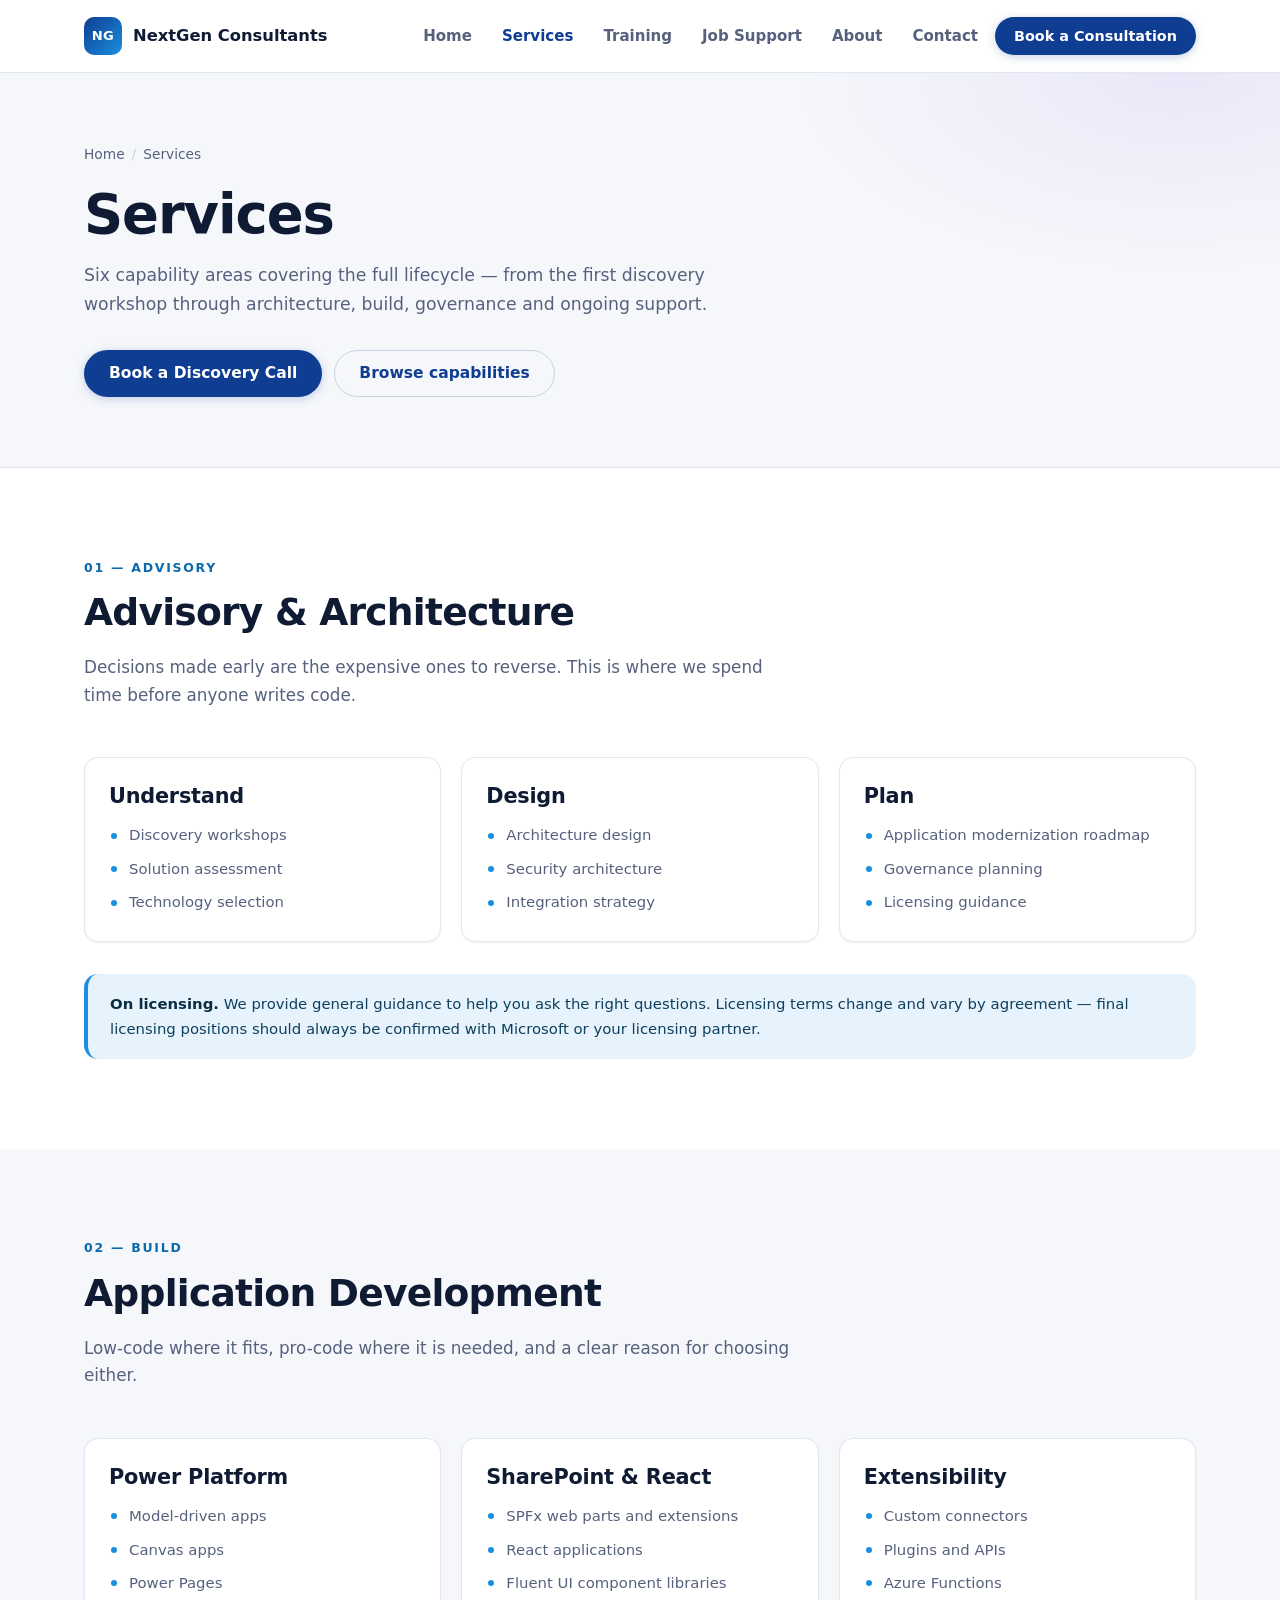
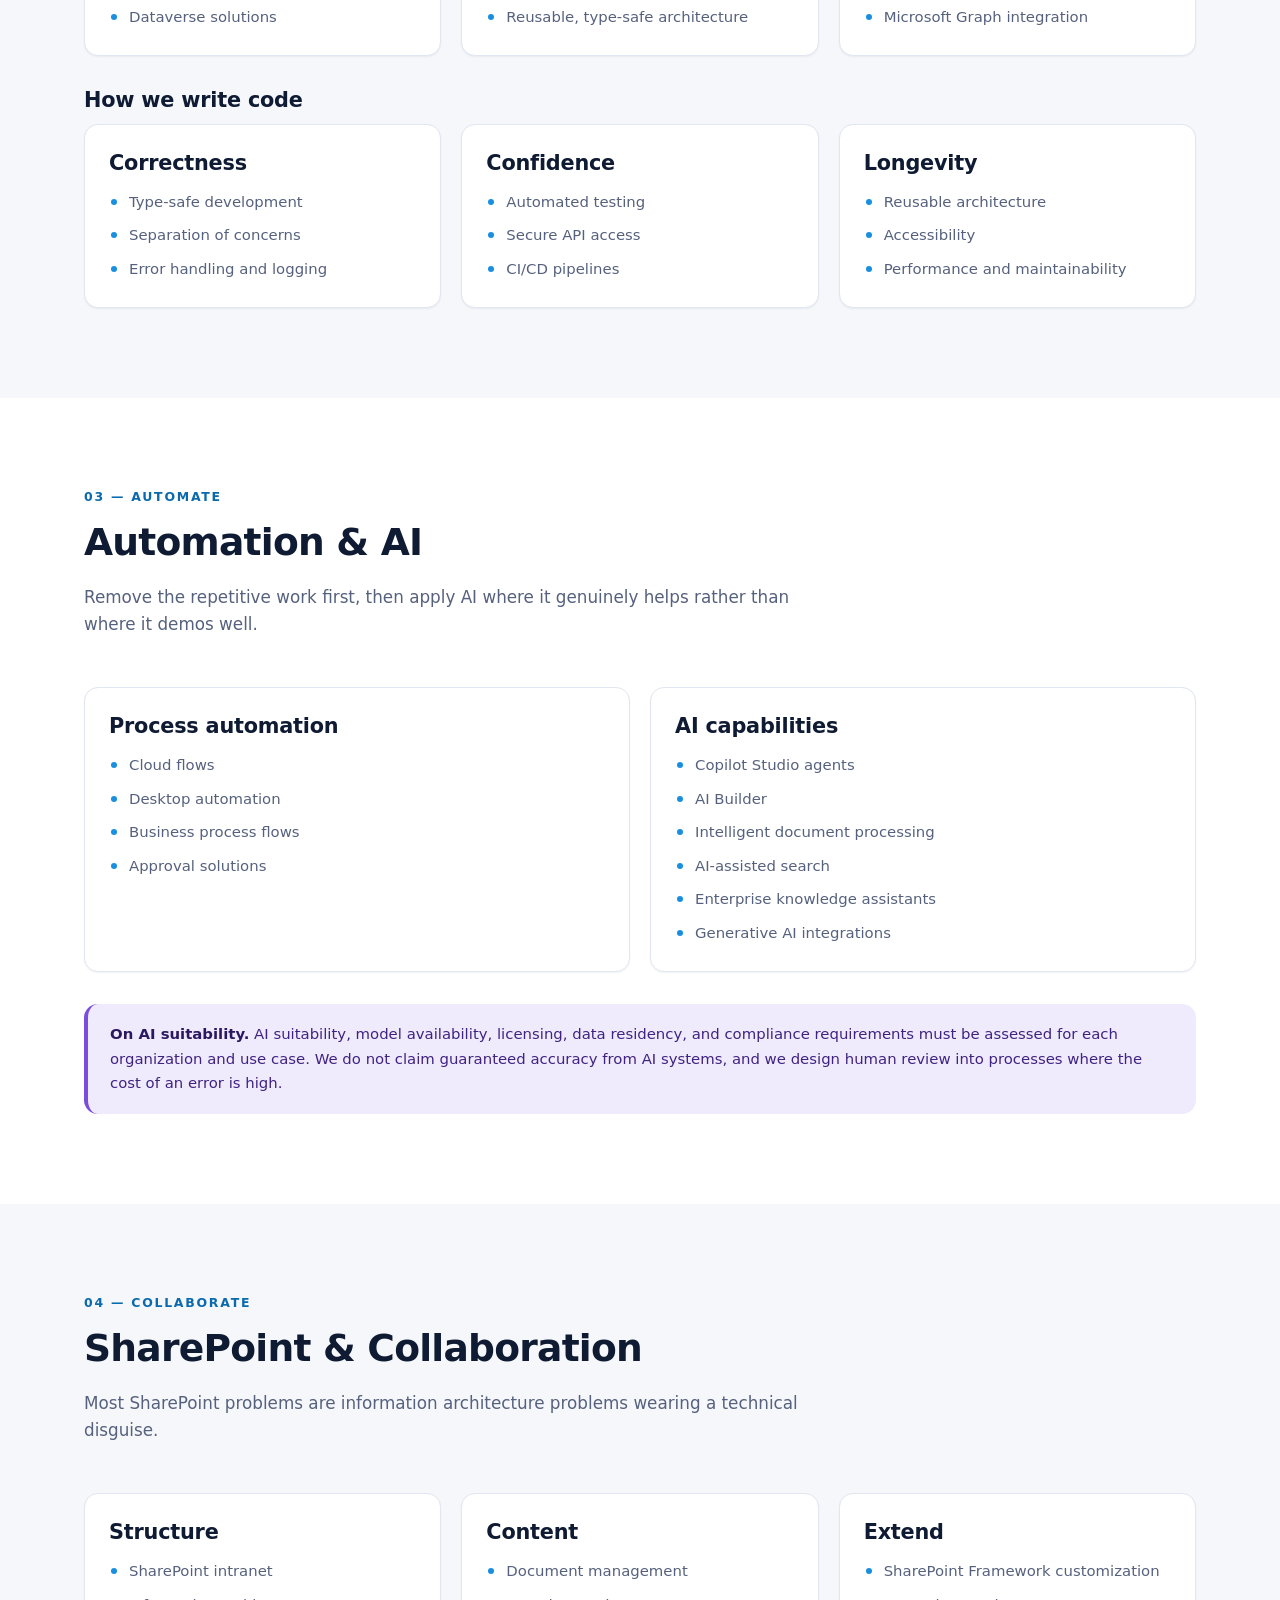
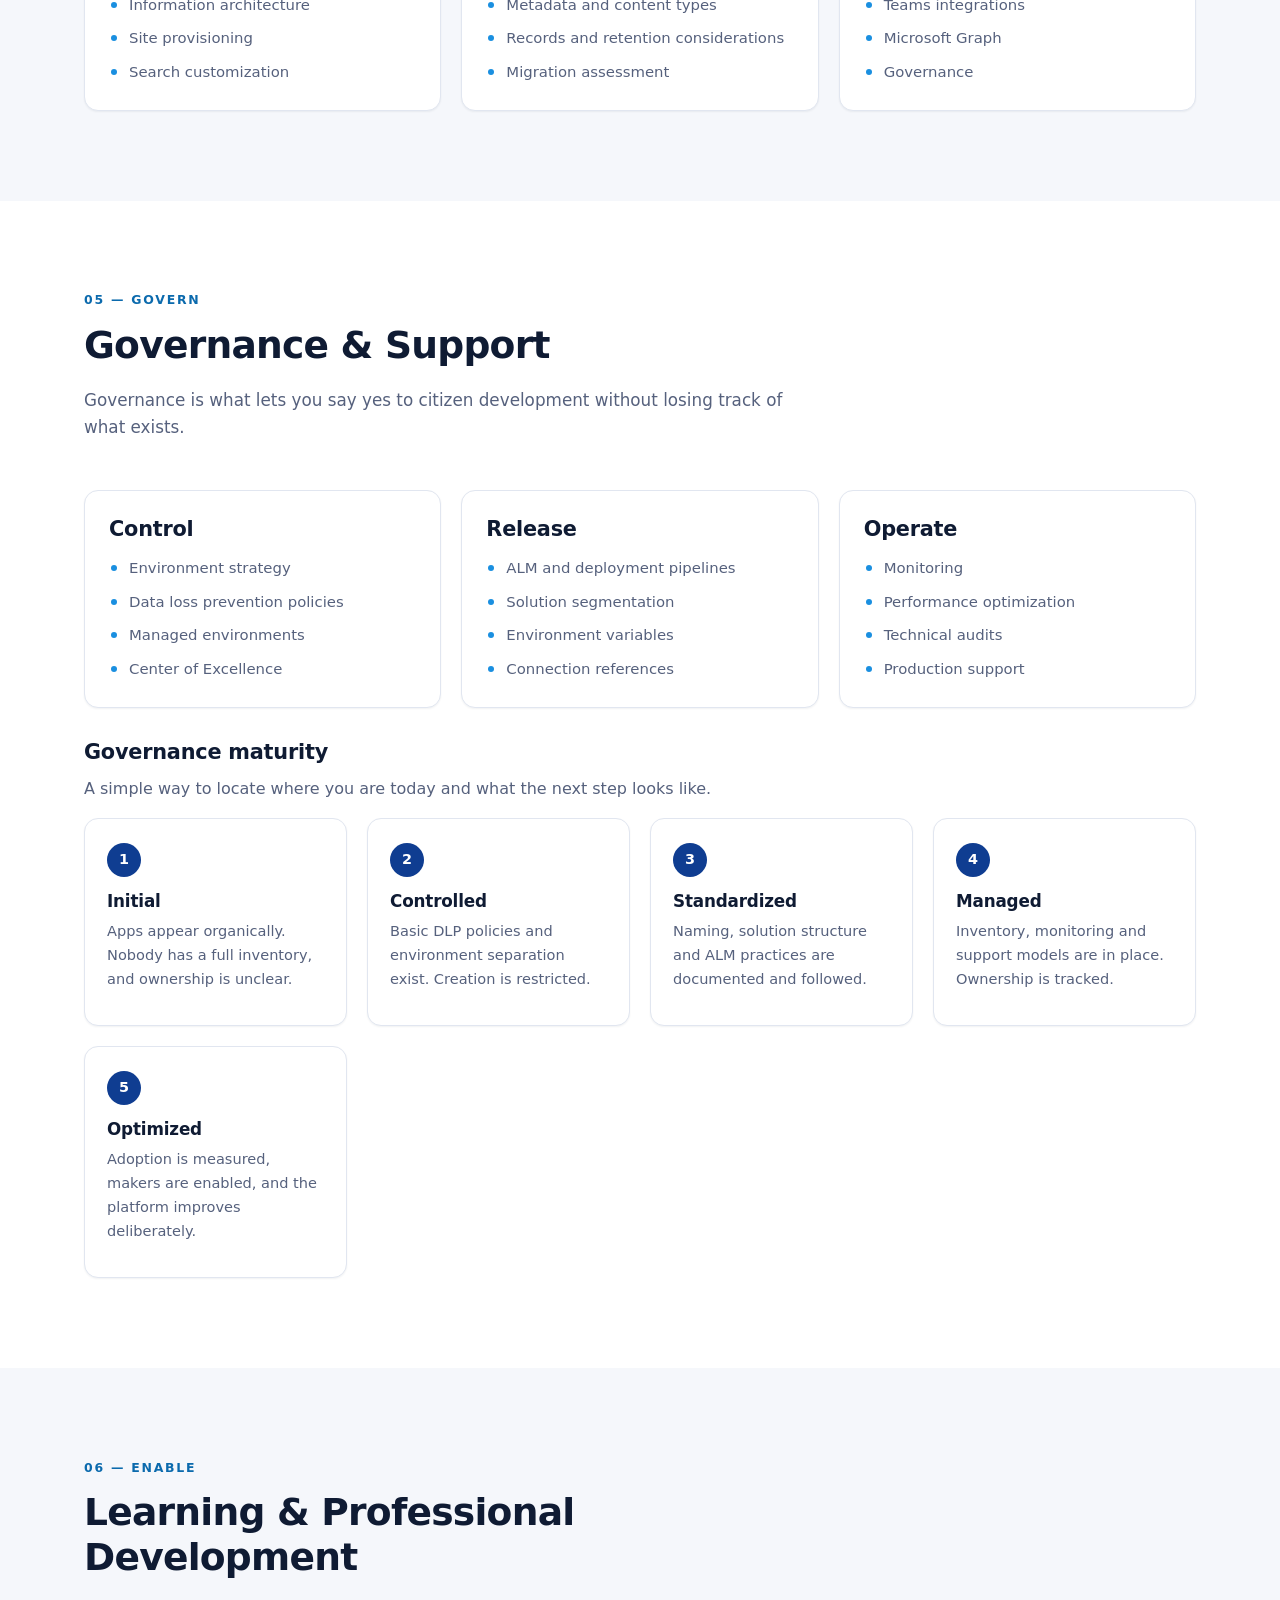
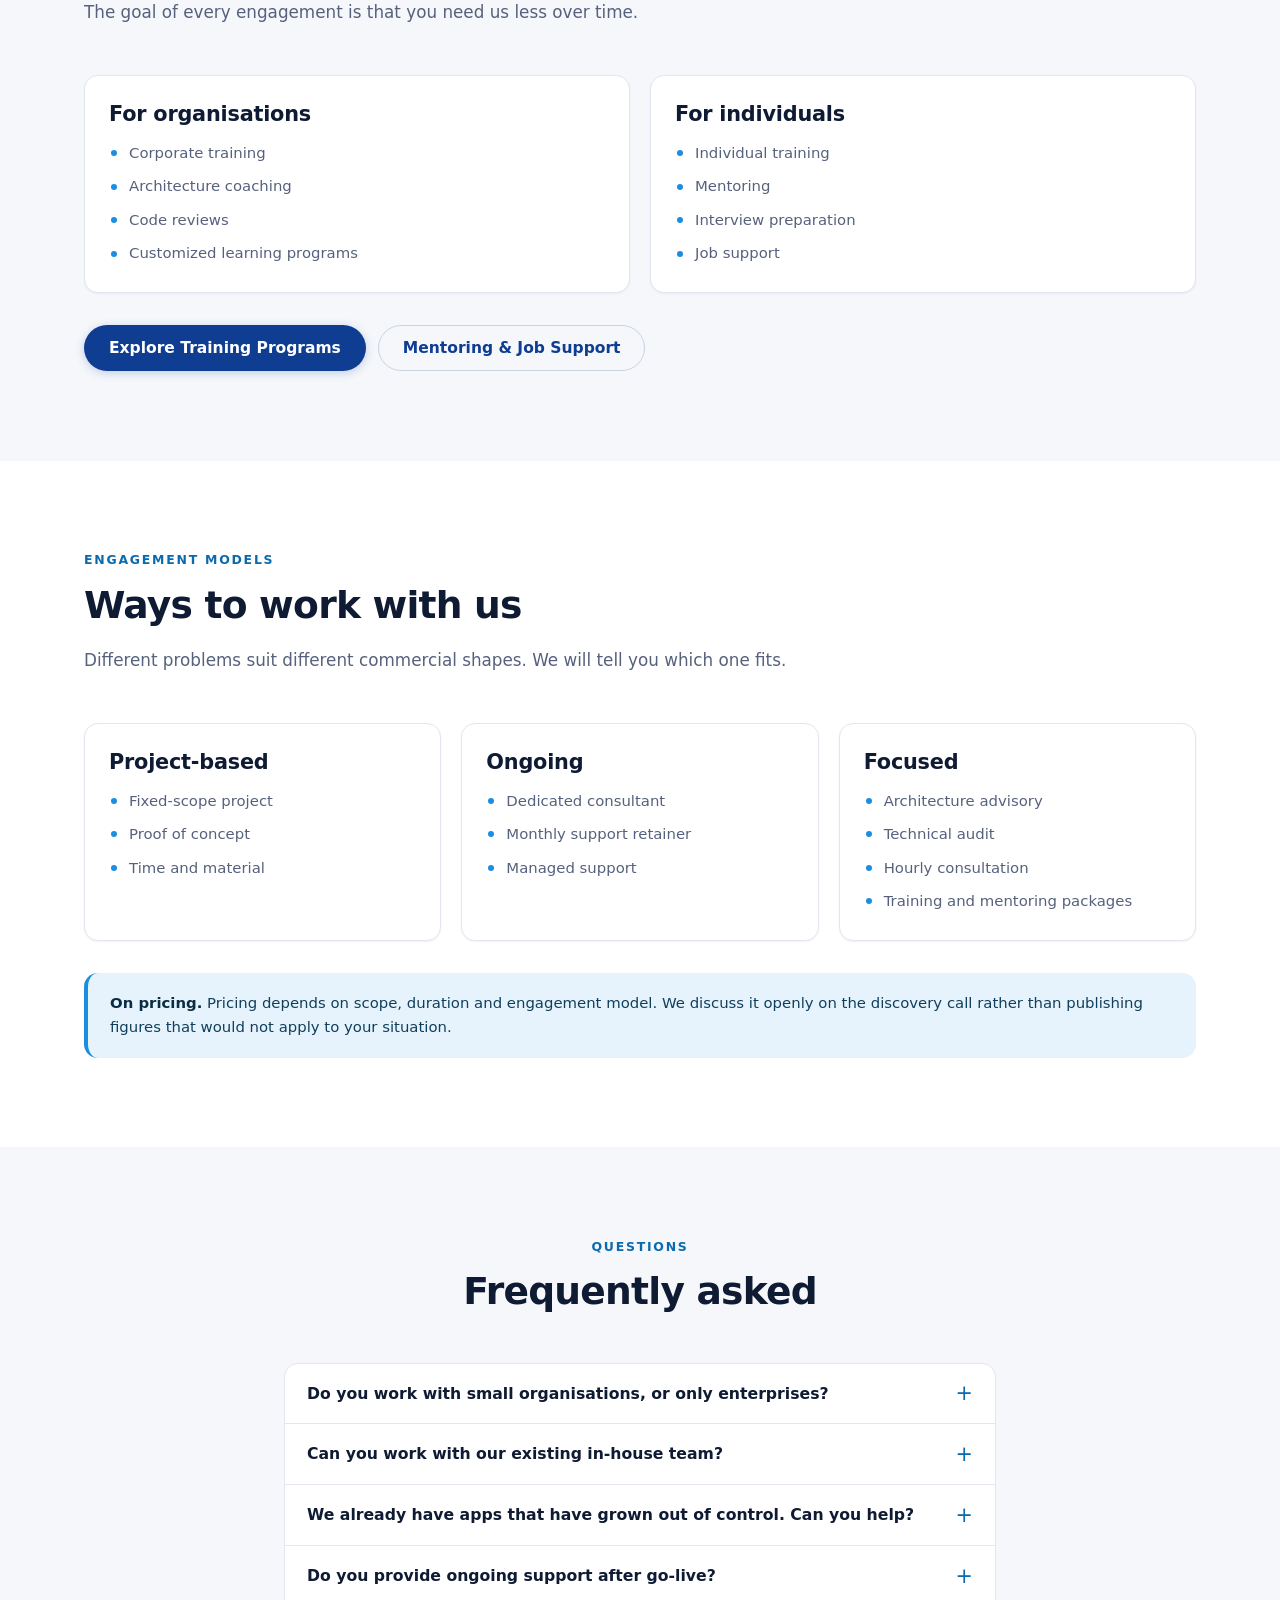
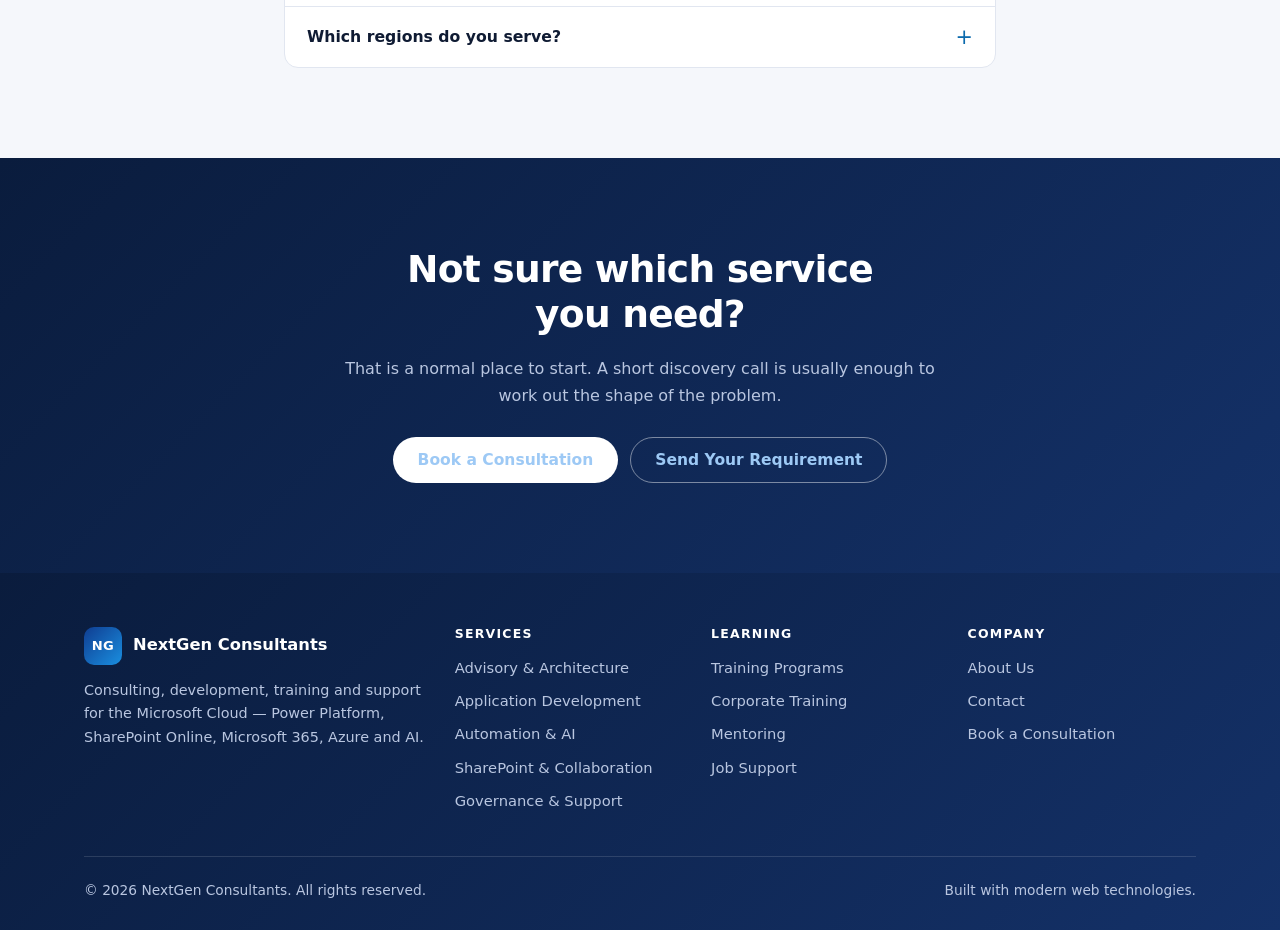
<file: services.html>
<!DOCTYPE html>
<html lang="en">
<head>
<meta charset="UTF-8" />
<meta name="viewport" content="width=device-width, initial-scale=1" />
<title>Services — Microsoft Consulting, Development &amp; Governance | NextGen Consultants</title>
<meta name="description" content="Advisory and architecture, application development, automation and AI, SharePoint and collaboration, governance and support, and learning services across the Microsoft Cloud." />
<link rel="canonical" href="https://nextgenconsultants.github.io/services.html" />

<meta property="og:type" content="website" />
<meta property="og:url" content="https://nextgenconsultants.github.io/services.html" />
<meta property="og:title" content="Services — Microsoft Consulting, Development &amp; Governance" />
<meta property="og:description" content="Six capability areas across the Microsoft Cloud: advisory, development, automation and AI, collaboration, governance, and learning." />
<meta property="og:site_name" content="NextGen Consultants" />
<meta name="twitter:card" content="summary_large_image" />
<meta name="twitter:title" content="Services — NextGen Consultants" />
<meta name="twitter:description" content="Six capability areas across the Microsoft Cloud." />

<link rel="icon" href="data:image/svg+xml,%3Csvg xmlns='http://www.w3.org/2000/svg' viewBox='0 0 32 32'%3E%3Crect width='32' height='32' rx='8' fill='%230f3d91'/%3E%3Ctext x='16' y='21' font-family='Segoe UI,Arial,sans-serif' font-size='12' font-weight='700' fill='%23fff' text-anchor='middle'%3ENG%3C/text%3E%3C/svg%3E" />
<link rel="stylesheet" href="assets/css/site.css" />

<script type="application/ld+json">
{
  "@context": "https://schema.org",
  "@type": "BreadcrumbList",
  "itemListElement": [
    { "@type": "ListItem", "position": 1, "name": "Home", "item": "https://nextgenconsultants.github.io/" },
    { "@type": "ListItem", "position": 2, "name": "Services", "item": "https://nextgenconsultants.github.io/services.html" }
  ]
}
</script>
</head>

<body>
<a class="skip-link" href="#main">Skip to main content</a>

<header class="site-header">
  <nav class="nav" aria-label="Main">
    <a class="brand" href="index.html">
      <span class="brand-mark" aria-hidden="true">NG</span>
      <span>NextGen Consultants</span>
    </a>

    <button class="nav-toggle" id="navToggle" type="button" aria-expanded="false" aria-controls="navMenu">
      <span class="sr-only">Toggle navigation menu</span>
      <span class="bars" aria-hidden="true"></span>
    </button>

    <ul class="nav-menu" id="navMenu">
      <li><a class="nav-link" href="index.html">Home</a></li>
      <li><a class="nav-link" href="services.html">Services</a></li>
      <li><a class="nav-link" href="training.html">Training</a></li>
      <li><a class="nav-link" href="job-support.html">Job Support</a></li>
      <li><a class="nav-link" href="about.html">About</a></li>
      <li><a class="nav-link" href="contact.html">Contact</a></li>
      <li class="nav-cta"><a class="btn btn-primary btn-sm" href="contact.html#book">Book a Consultation</a></li>
    </ul>
  </nav>
</header>

<main id="main">

  <section class="page-head">
    <div class="container">
      <nav class="breadcrumb" aria-label="Breadcrumb">
        <ol>
          <li><a href="index.html">Home</a></li>
          <li aria-current="page">Services</li>
        </ol>
      </nav>
      <h1>Services</h1>
      <p>
        Six capability areas covering the full lifecycle — from the first discovery workshop
        through architecture, build, governance and ongoing support.
      </p>
      <div class="btn-row mt-lg">
        <a class="btn btn-primary" href="contact.html#book">Book a Discovery Call</a>
        <a class="btn btn-outline" href="#advisory">Browse capabilities</a>
      </div>
    </div>
  </section>

  <!-- ==================== 1. Advisory and architecture ==================== -->
  <section class="section" id="advisory">
    <div class="container">
      <div class="section-head">
        <span class="eyebrow">01 — Advisory</span>
        <h2>Advisory &amp; Architecture</h2>
        <p>Decisions made early are the expensive ones to reverse. This is where we spend time before anyone writes code.</p>
      </div>

      <div class="grid grid-3">
        <div class="list-card reveal">
          <h3>Understand</h3>
          <ul>
            <li>Discovery workshops</li>
            <li>Solution assessment</li>
            <li>Technology selection</li>
          </ul>
        </div>
        <div class="list-card reveal">
          <h3>Design</h3>
          <ul>
            <li>Architecture design</li>
            <li>Security architecture</li>
            <li>Integration strategy</li>
          </ul>
        </div>
        <div class="list-card reveal">
          <h3>Plan</h3>
          <ul>
            <li>Application modernization roadmap</li>
            <li>Governance planning</li>
            <li>Licensing guidance</li>
          </ul>
        </div>
      </div>

      <div class="notice mt-lg">
        <strong>On licensing.</strong> We provide general guidance to help you ask the right questions.
        Licensing terms change and vary by agreement — final licensing positions should always be
        confirmed with Microsoft or your licensing partner.
      </div>
    </div>
  </section>

  <!-- ==================== 2. Application development ==================== -->
  <section class="section section-alt" id="development">
    <div class="container">
      <div class="section-head">
        <span class="eyebrow">02 — Build</span>
        <h2>Application Development</h2>
        <p>Low-code where it fits, pro-code where it is needed, and a clear reason for choosing either.</p>
      </div>

      <div class="grid grid-3">
        <div class="list-card reveal">
          <h3>Power Platform</h3>
          <ul>
            <li>Model-driven apps</li>
            <li>Canvas apps</li>
            <li>Power Pages</li>
            <li>Dataverse solutions</li>
          </ul>
        </div>
        <div class="list-card reveal">
          <h3>SharePoint &amp; React</h3>
          <ul>
            <li>SPFx web parts and extensions</li>
            <li>React applications</li>
            <li>Fluent UI component libraries</li>
            <li>Reusable, type-safe architecture</li>
          </ul>
        </div>
        <div class="list-card reveal">
          <h3>Extensibility</h3>
          <ul>
            <li>Custom connectors</li>
            <li>Plugins and APIs</li>
            <li>Azure Functions</li>
            <li>Microsoft Graph integration</li>
          </ul>
        </div>
      </div>

      <h3 class="mt-lg">How we write code</h3>
      <div class="grid grid-3">
        <div class="list-card reveal">
          <h3>Correctness</h3>
          <ul>
            <li>Type-safe development</li>
            <li>Separation of concerns</li>
            <li>Error handling and logging</li>
          </ul>
        </div>
        <div class="list-card reveal">
          <h3>Confidence</h3>
          <ul>
            <li>Automated testing</li>
            <li>Secure API access</li>
            <li>CI/CD pipelines</li>
          </ul>
        </div>
        <div class="list-card reveal">
          <h3>Longevity</h3>
          <ul>
            <li>Reusable architecture</li>
            <li>Accessibility</li>
            <li>Performance and maintainability</li>
          </ul>
        </div>
      </div>
    </div>
  </section>

  <!-- ==================== 3. Automation and AI ==================== -->
  <section class="section" id="automation">
    <div class="container">
      <div class="section-head">
        <span class="eyebrow">03 — Automate</span>
        <h2>Automation &amp; AI</h2>
        <p>Remove the repetitive work first, then apply AI where it genuinely helps rather than where it demos well.</p>
      </div>

      <div class="grid grid-2">
        <div class="list-card reveal">
          <h3>Process automation</h3>
          <ul>
            <li>Cloud flows</li>
            <li>Desktop automation</li>
            <li>Business process flows</li>
            <li>Approval solutions</li>
          </ul>
        </div>
        <div class="list-card reveal" id="ai">
          <h3>AI capabilities</h3>
          <ul>
            <li>Copilot Studio agents</li>
            <li>AI Builder</li>
            <li>Intelligent document processing</li>
            <li>AI-assisted search</li>
            <li>Enterprise knowledge assistants</li>
            <li>Generative AI integrations</li>
          </ul>
        </div>
      </div>

      <div class="notice notice-violet mt-lg">
        <strong>On AI suitability.</strong> AI suitability, model availability, licensing, data residency,
        and compliance requirements must be assessed for each organization and use case.
        We do not claim guaranteed accuracy from AI systems, and we design human review into
        processes where the cost of an error is high.
      </div>
    </div>
  </section>

  <!-- ==================== 4. SharePoint and collaboration ==================== -->
  <section class="section section-alt" id="collaboration">
    <div class="container">
      <div class="section-head">
        <span class="eyebrow">04 — Collaborate</span>
        <h2>SharePoint &amp; Collaboration</h2>
        <p>Most SharePoint problems are information architecture problems wearing a technical disguise.</p>
      </div>

      <div class="grid grid-3">
        <div class="list-card reveal">
          <h3>Structure</h3>
          <ul>
            <li>SharePoint intranet</li>
            <li>Information architecture</li>
            <li>Site provisioning</li>
            <li>Search customization</li>
          </ul>
        </div>
        <div class="list-card reveal">
          <h3>Content</h3>
          <ul>
            <li>Document management</li>
            <li>Metadata and content types</li>
            <li>Records and retention considerations</li>
            <li>Migration assessment</li>
          </ul>
        </div>
        <div class="list-card reveal">
          <h3>Extend</h3>
          <ul>
            <li>SharePoint Framework customization</li>
            <li>Teams integrations</li>
            <li>Microsoft Graph</li>
            <li>Governance</li>
          </ul>
        </div>
      </div>
    </div>
  </section>

  <!-- ==================== 5. Governance and support ==================== -->
  <section class="section" id="governance">
    <div class="container">
      <div class="section-head">
        <span class="eyebrow">05 — Govern</span>
        <h2>Governance &amp; Support</h2>
        <p>Governance is what lets you say yes to citizen development without losing track of what exists.</p>
      </div>

      <div class="grid grid-3">
        <div class="list-card reveal">
          <h3>Control</h3>
          <ul>
            <li>Environment strategy</li>
            <li>Data loss prevention policies</li>
            <li>Managed environments</li>
            <li>Center of Excellence</li>
          </ul>
        </div>
        <div class="list-card reveal">
          <h3>Release</h3>
          <ul>
            <li>ALM and deployment pipelines</li>
            <li>Solution segmentation</li>
            <li>Environment variables</li>
            <li>Connection references</li>
          </ul>
        </div>
        <div class="list-card reveal">
          <h3>Operate</h3>
          <ul>
            <li>Monitoring</li>
            <li>Performance optimization</li>
            <li>Technical audits</li>
            <li>Production support</li>
          </ul>
        </div>
      </div>

      <h3 class="mt-lg">Governance maturity</h3>
      <p class="muted">A simple way to locate where you are today and what the next step looks like.</p>
      <div class="steps">
        <div class="step reveal">
          <span class="step-num" aria-hidden="true">1</span>
          <h3>Initial</h3>
          <p class="mb-0">Apps appear organically. Nobody has a full inventory, and ownership is unclear.</p>
        </div>
        <div class="step reveal">
          <span class="step-num" aria-hidden="true">2</span>
          <h3>Controlled</h3>
          <p class="mb-0">Basic DLP policies and environment separation exist. Creation is restricted.</p>
        </div>
        <div class="step reveal">
          <span class="step-num" aria-hidden="true">3</span>
          <h3>Standardized</h3>
          <p class="mb-0">Naming, solution structure and ALM practices are documented and followed.</p>
        </div>
        <div class="step reveal">
          <span class="step-num" aria-hidden="true">4</span>
          <h3>Managed</h3>
          <p class="mb-0">Inventory, monitoring and support models are in place. Ownership is tracked.</p>
        </div>
        <div class="step reveal">
          <span class="step-num" aria-hidden="true">5</span>
          <h3>Optimized</h3>
          <p class="mb-0">Adoption is measured, makers are enabled, and the platform improves deliberately.</p>
        </div>
      </div>
    </div>
  </section>

  <!-- ==================== 6. Learning ==================== -->
  <section class="section section-alt" id="learning">
    <div class="container">
      <div class="section-head">
        <span class="eyebrow">06 — Enable</span>
        <h2>Learning &amp; Professional Development</h2>
        <p>The goal of every engagement is that you need us less over time.</p>
      </div>

      <div class="grid grid-2">
        <div class="list-card reveal">
          <h3>For organisations</h3>
          <ul>
            <li>Corporate training</li>
            <li>Architecture coaching</li>
            <li>Code reviews</li>
            <li>Customized learning programs</li>
          </ul>
        </div>
        <div class="list-card reveal">
          <h3>For individuals</h3>
          <ul>
            <li>Individual training</li>
            <li>Mentoring</li>
            <li>Interview preparation</li>
            <li>Job support</li>
          </ul>
        </div>
      </div>

      <div class="btn-row mt-lg">
        <a class="btn btn-primary" href="training.html">Explore Training Programs</a>
        <a class="btn btn-outline" href="job-support.html">Mentoring &amp; Job Support</a>
      </div>
    </div>
  </section>

  <!-- ==================== Engagement models ==================== -->
  <section class="section" id="engagement">
    <div class="container">
      <div class="section-head">
        <span class="eyebrow">Engagement models</span>
        <h2>Ways to work with us</h2>
        <p>Different problems suit different commercial shapes. We will tell you which one fits.</p>
      </div>

      <div class="grid grid-3">
        <div class="list-card reveal">
          <h3>Project-based</h3>
          <ul>
            <li>Fixed-scope project</li>
            <li>Proof of concept</li>
            <li>Time and material</li>
          </ul>
        </div>
        <div class="list-card reveal">
          <h3>Ongoing</h3>
          <ul>
            <li>Dedicated consultant</li>
            <li>Monthly support retainer</li>
            <li>Managed support</li>
          </ul>
        </div>
        <div class="list-card reveal">
          <h3>Focused</h3>
          <ul>
            <li>Architecture advisory</li>
            <li>Technical audit</li>
            <li>Hourly consultation</li>
            <li>Training and mentoring packages</li>
          </ul>
        </div>
      </div>

      <div class="notice mt-lg">
        <strong>On pricing.</strong> Pricing depends on scope, duration and engagement model.
        We discuss it openly on the discovery call rather than publishing figures that would not
        apply to your situation.
      </div>
    </div>
  </section>

  <!-- ==================== FAQ ==================== -->
  <section class="section section-alt">
    <div class="container container-narrow">
      <div class="section-head center">
        <span class="eyebrow">Questions</span>
        <h2>Frequently asked</h2>
      </div>

      <div class="accordion">
        <details>
          <summary>Do you work with small organisations, or only enterprises?</summary>
          <div class="acc-body">Both. Smaller organisations often benefit most from low-code, because a well-designed Power Platform solution can replace a system that would otherwise be unaffordable to build.</div>
        </details>
        <details>
          <summary>Can you work with our existing in-house team?</summary>
          <div class="acc-body">Yes. A common pattern is that we handle architecture and the harder technical pieces while your team builds alongside us and takes over afterwards. Knowledge transfer is part of every engagement.</div>
        </details>
        <details>
          <summary>We already have apps that have grown out of control. Can you help?</summary>
          <div class="acc-body">Yes. A technical audit establishes what exists, who owns it, what it depends on and where the risks are. That usually comes before any governance or consolidation work.</div>
        </details>
        <details>
          <summary>Do you provide ongoing support after go-live?</summary>
          <div class="acc-body">Yes, through a monthly retainer or a managed support arrangement. We also hand over documentation so you are not dependent on us for routine changes.</div>
        </details>
        <details>
          <summary>Which regions do you serve?</summary>
          <div class="acc-body">We work remotely with clients in India and internationally. Specific service regions: <span class="placeholder">to be confirmed</span>.</div>
        </details>
      </div>
    </div>
  </section>

  <!-- ==================== CTA ==================== -->
  <section class="section section-dark cta-band">
    <div class="container">
      <h2>Not sure which service you need?</h2>
      <p>That is a normal place to start. A short discovery call is usually enough to work out the shape of the problem.</p>
      <div class="btn-row center">
        <a class="btn btn-light" href="contact.html#book">Book a Consultation</a>
        <a class="btn btn-on-dark" href="contact.html">Send Your Requirement</a>
      </div>
    </div>
  </section>

</main>

<footer class="site-footer">
  <div class="container">
    <div class="footer-grid">
      <div class="footer-about">
        <a class="brand" href="index.html">
          <span class="brand-mark" aria-hidden="true">NG</span>
          <span>NextGen Consultants</span>
        </a>
        <p>
          Consulting, development, training and support for the Microsoft Cloud —
          Power Platform, SharePoint Online, Microsoft 365, Azure and AI.
        </p>
      </div>

      <div class="footer-col">
        <h3>Services</h3>
        <ul>
          <li><a href="services.html#advisory">Advisory &amp; Architecture</a></li>
          <li><a href="services.html#development">Application Development</a></li>
          <li><a href="services.html#automation">Automation &amp; AI</a></li>
          <li><a href="services.html#collaboration">SharePoint &amp; Collaboration</a></li>
          <li><a href="services.html#governance">Governance &amp; Support</a></li>
        </ul>
      </div>

      <div class="footer-col">
        <h3>Learning</h3>
        <ul>
          <li><a href="training.html">Training Programs</a></li>
          <li><a href="training.html#corporate">Corporate Training</a></li>
          <li><a href="job-support.html">Mentoring</a></li>
          <li><a href="job-support.html">Job Support</a></li>
        </ul>
      </div>

      <div class="footer-col">
        <h3>Company</h3>
        <ul>
          <li><a href="about.html">About Us</a></li>
          <li><a href="contact.html">Contact</a></li>
          <li><a href="contact.html#book">Book a Consultation</a></li>
        </ul>
      </div>
    </div>

    <div class="footer-bottom">
      <p>&copy; <span id="year">2026</span> NextGen Consultants. All rights reserved.</p>
      <p>Built with modern web technologies.</p>
    </div>
  </div>
</footer>

<button class="to-top" id="toTop" type="button" aria-label="Back to top">
  <svg viewBox="0 0 24 24" fill="none" stroke="currentColor" stroke-width="2" stroke-linecap="round" stroke-linejoin="round" aria-hidden="true"><path d="m6 14 6-6 6 6"/></svg>
</button>

<script src="assets/js/site.js" defer></script>
</body>
</html>
</file>
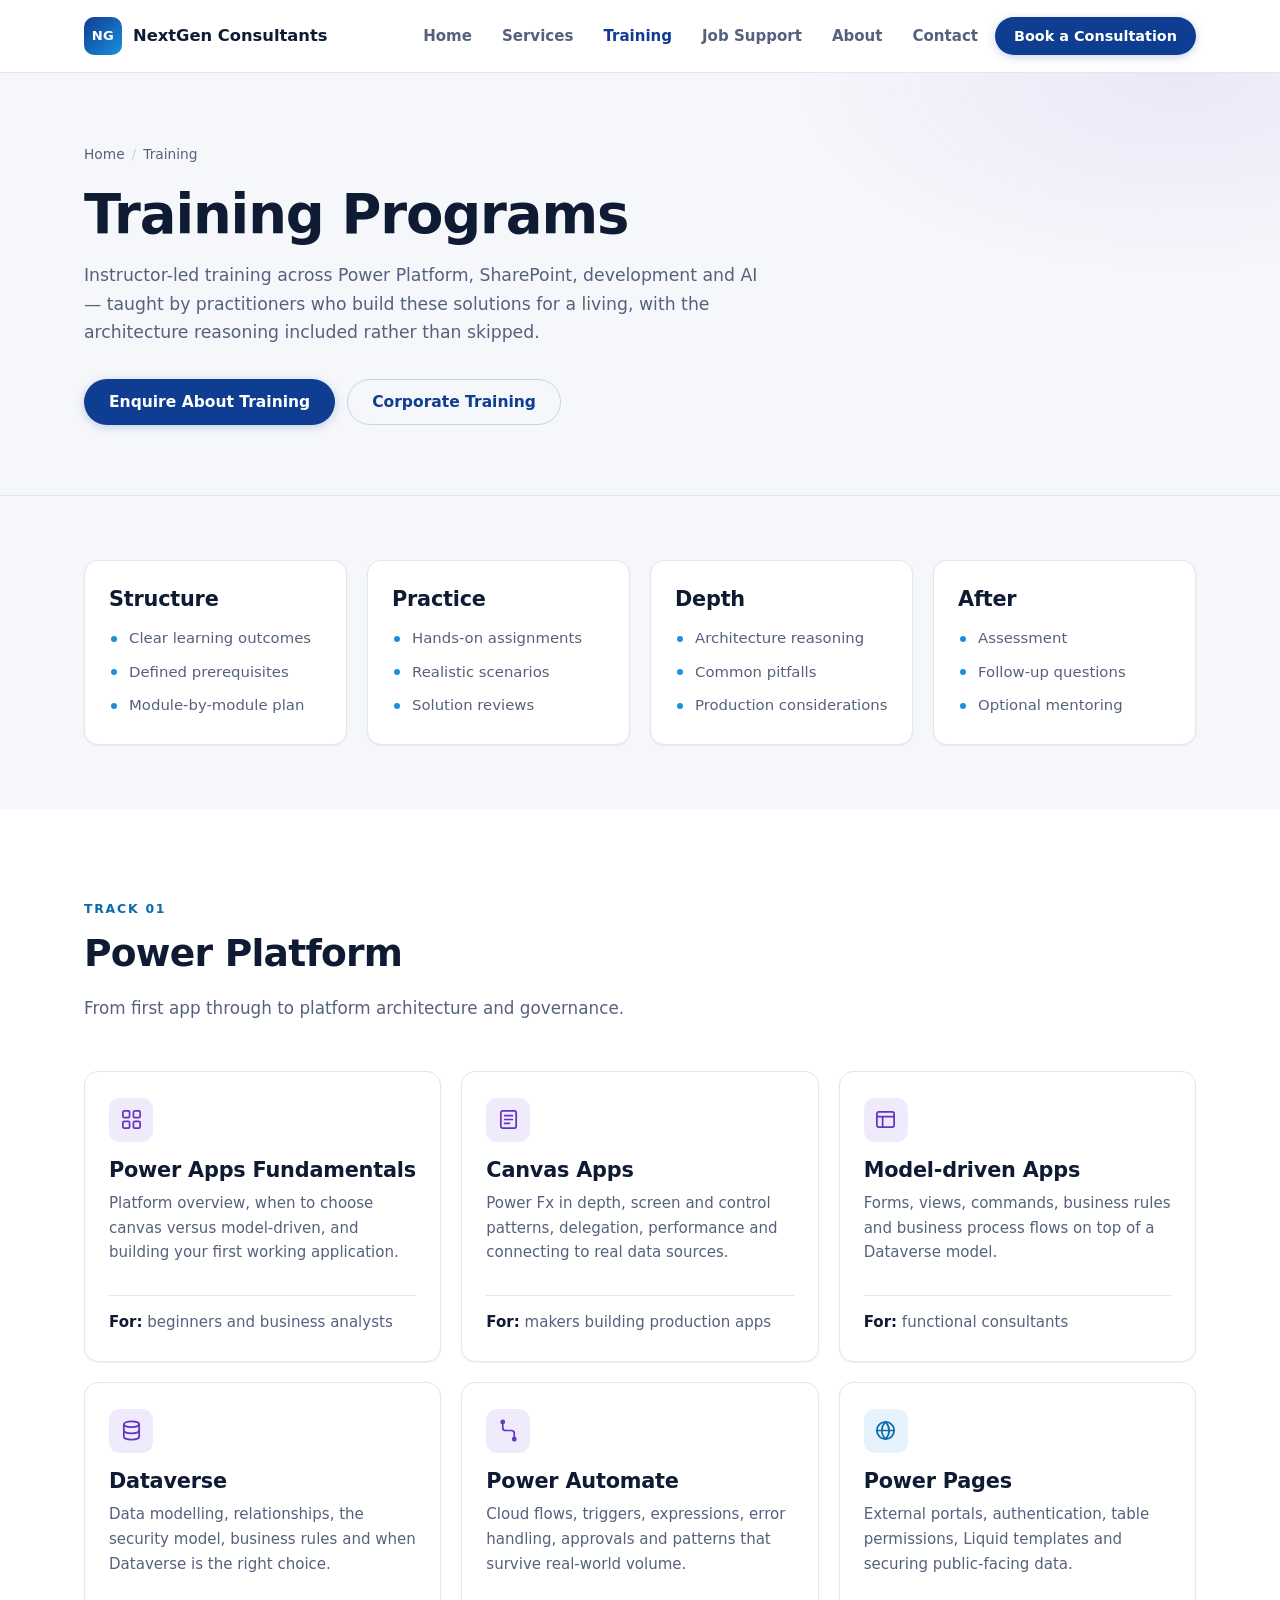
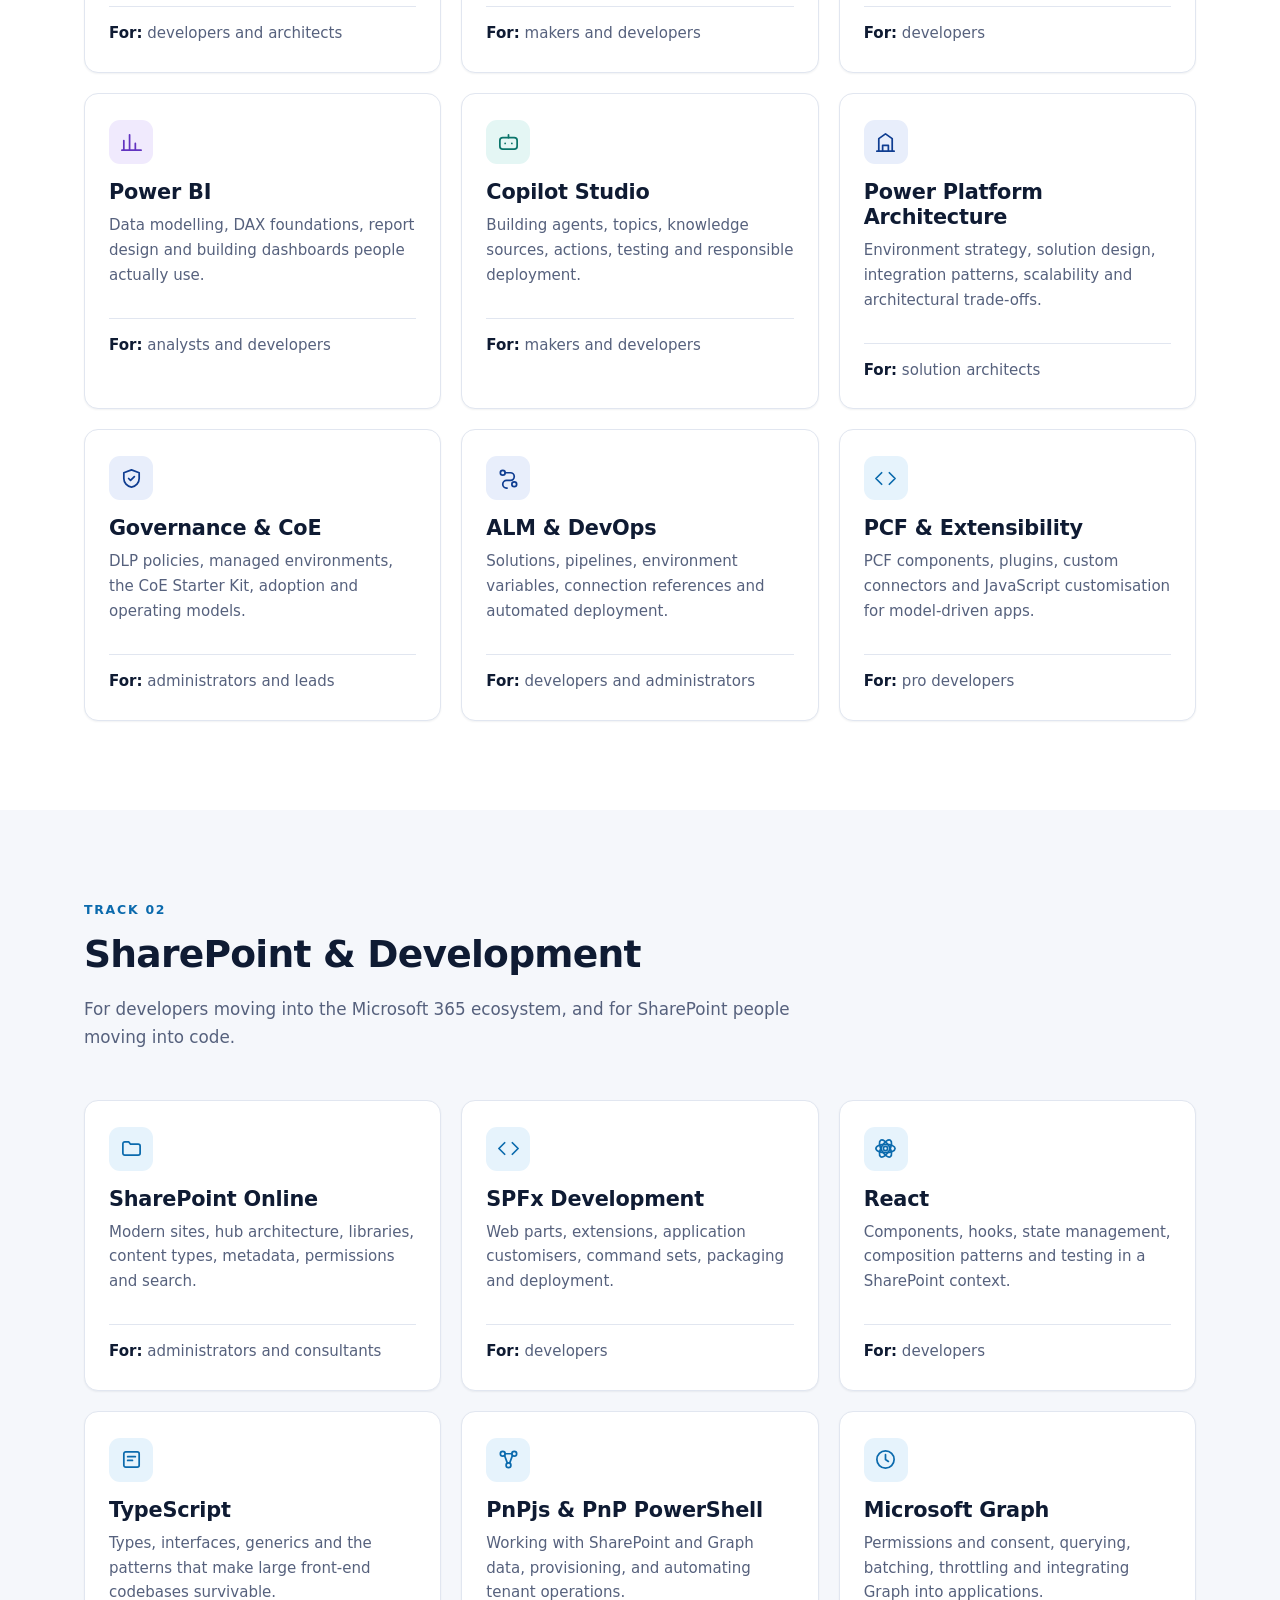
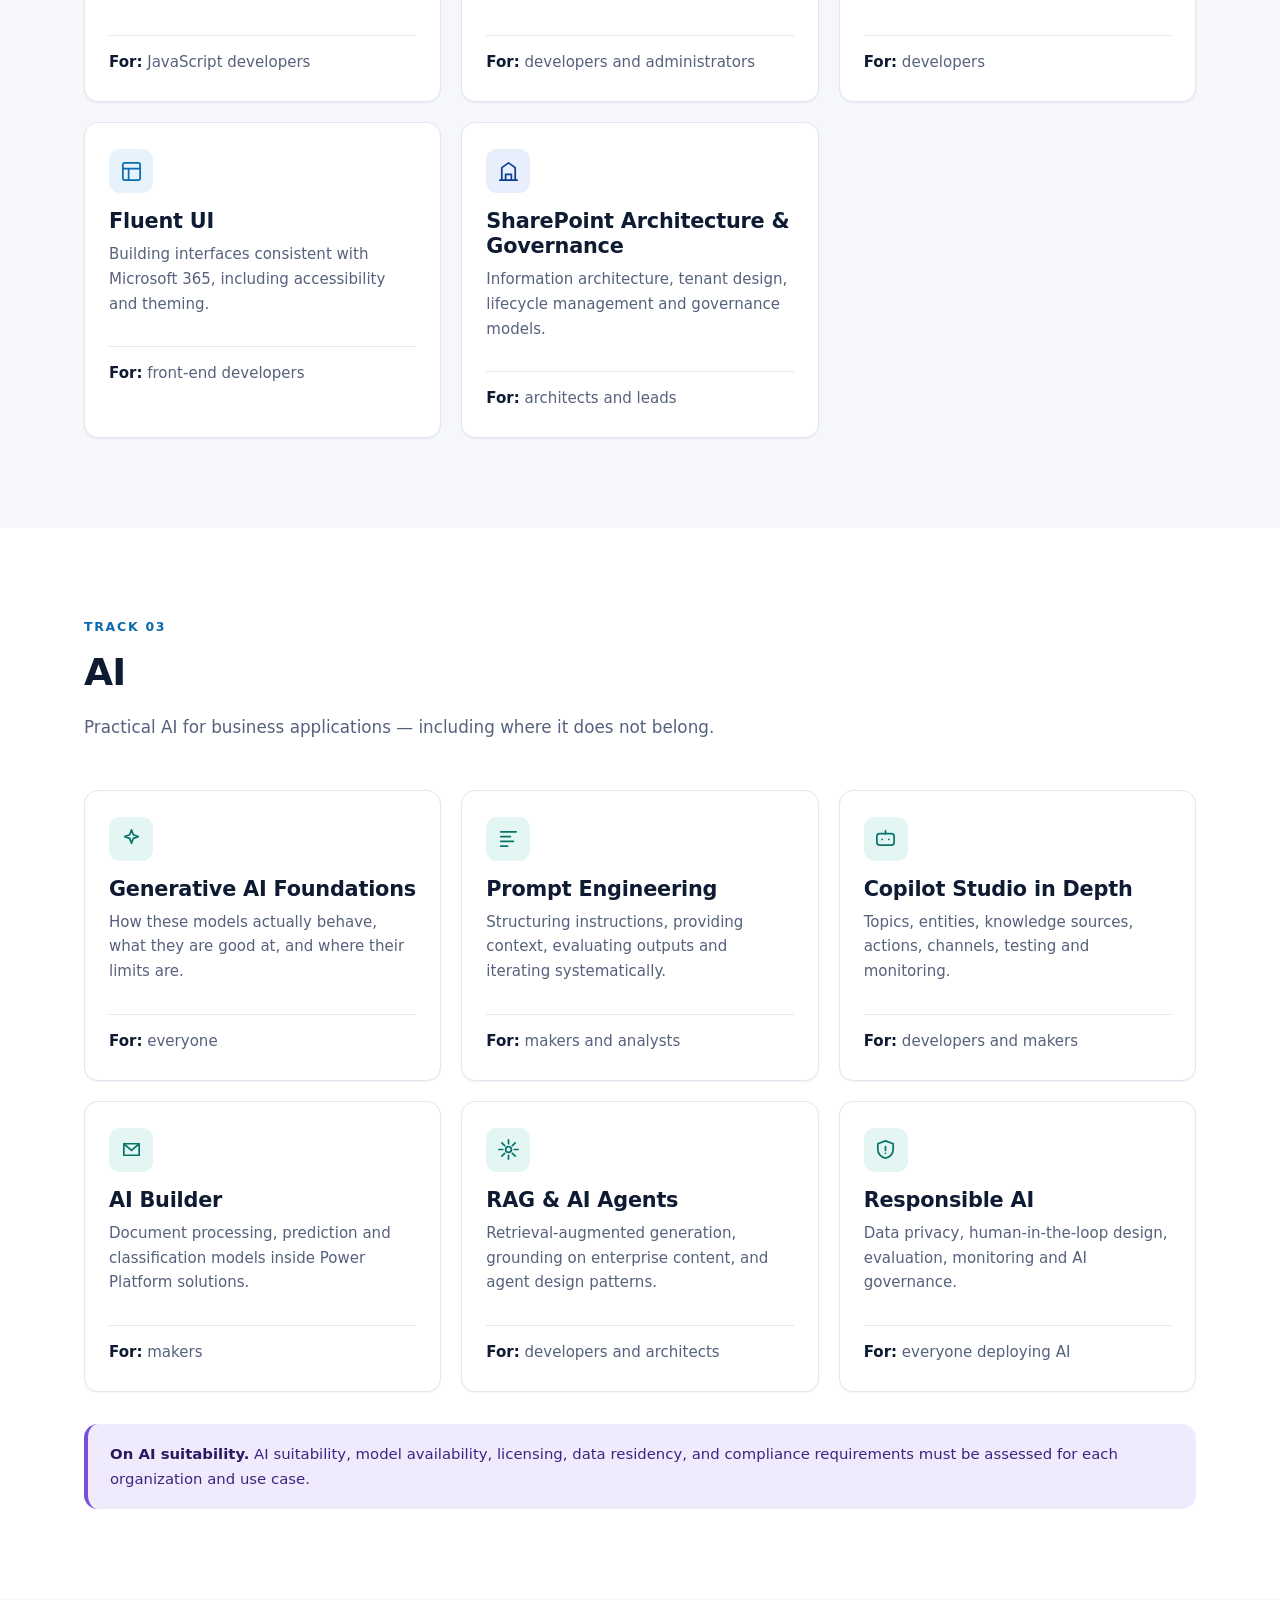
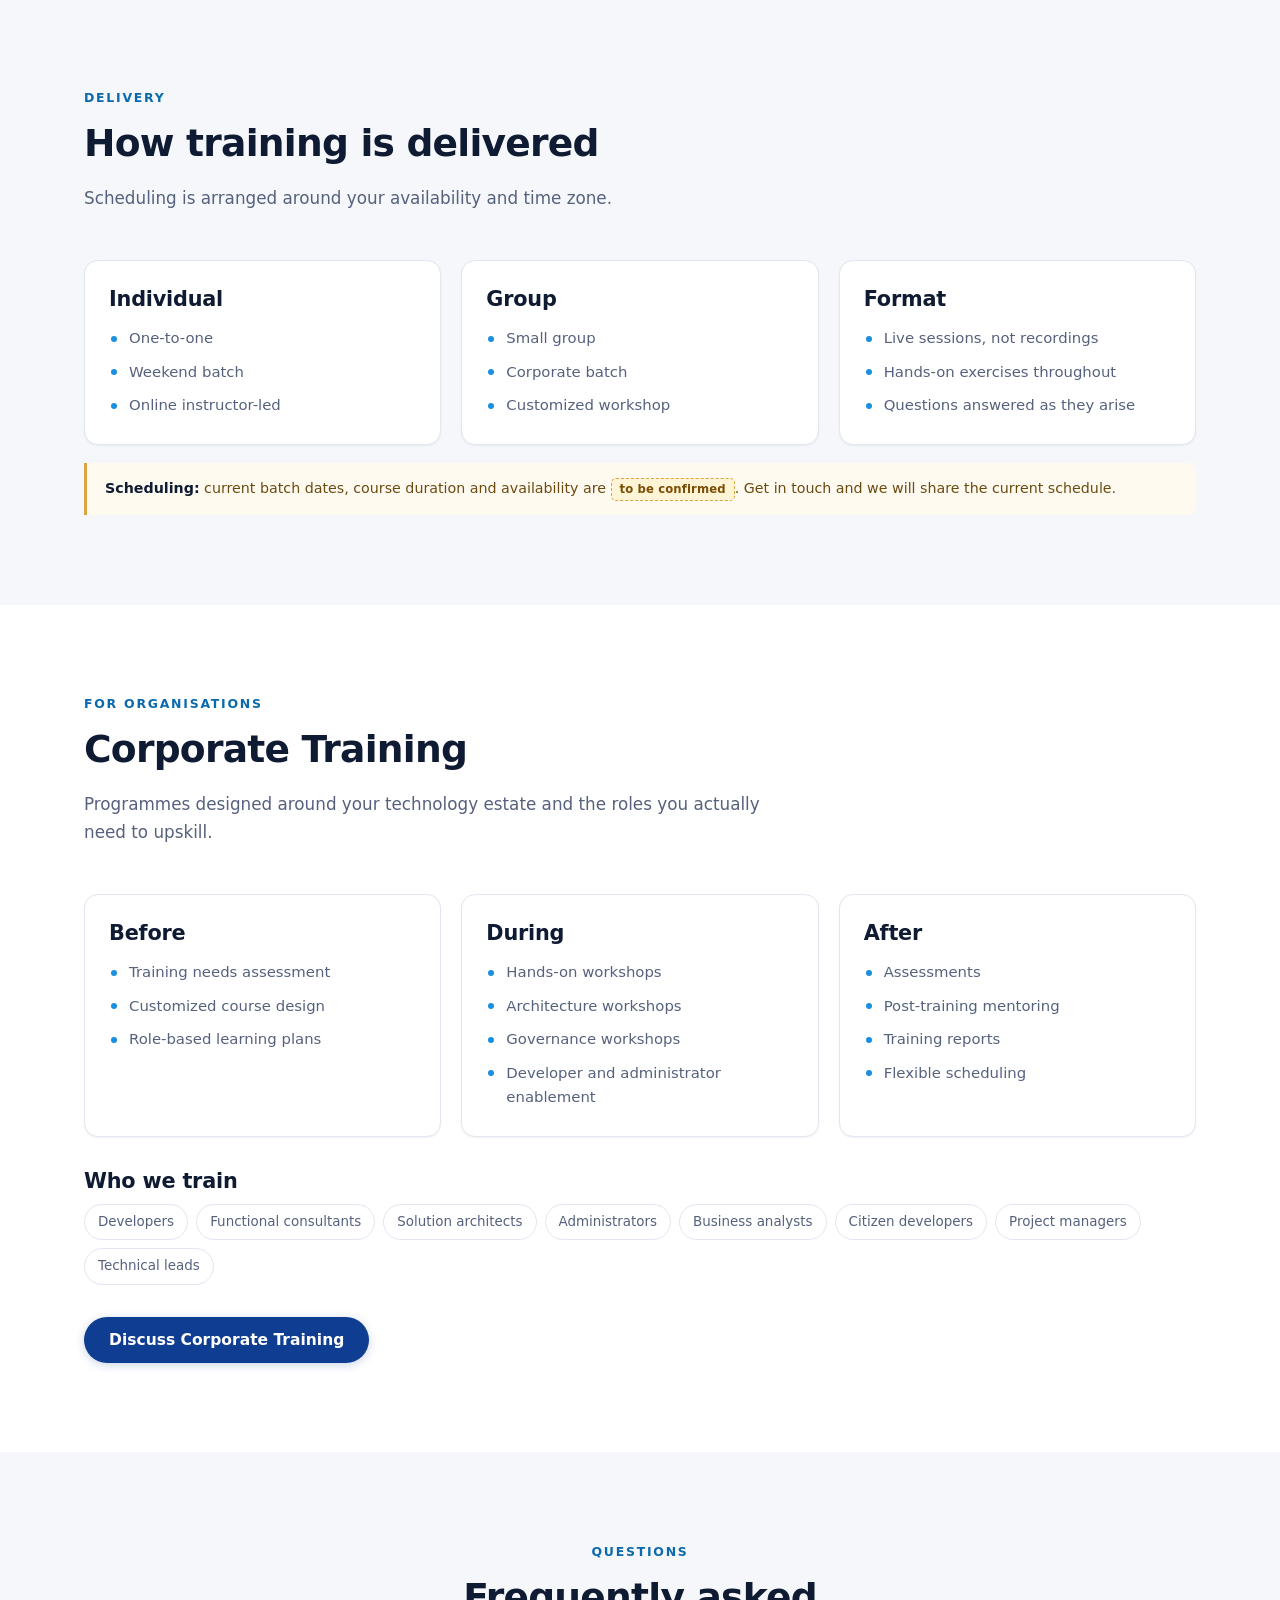
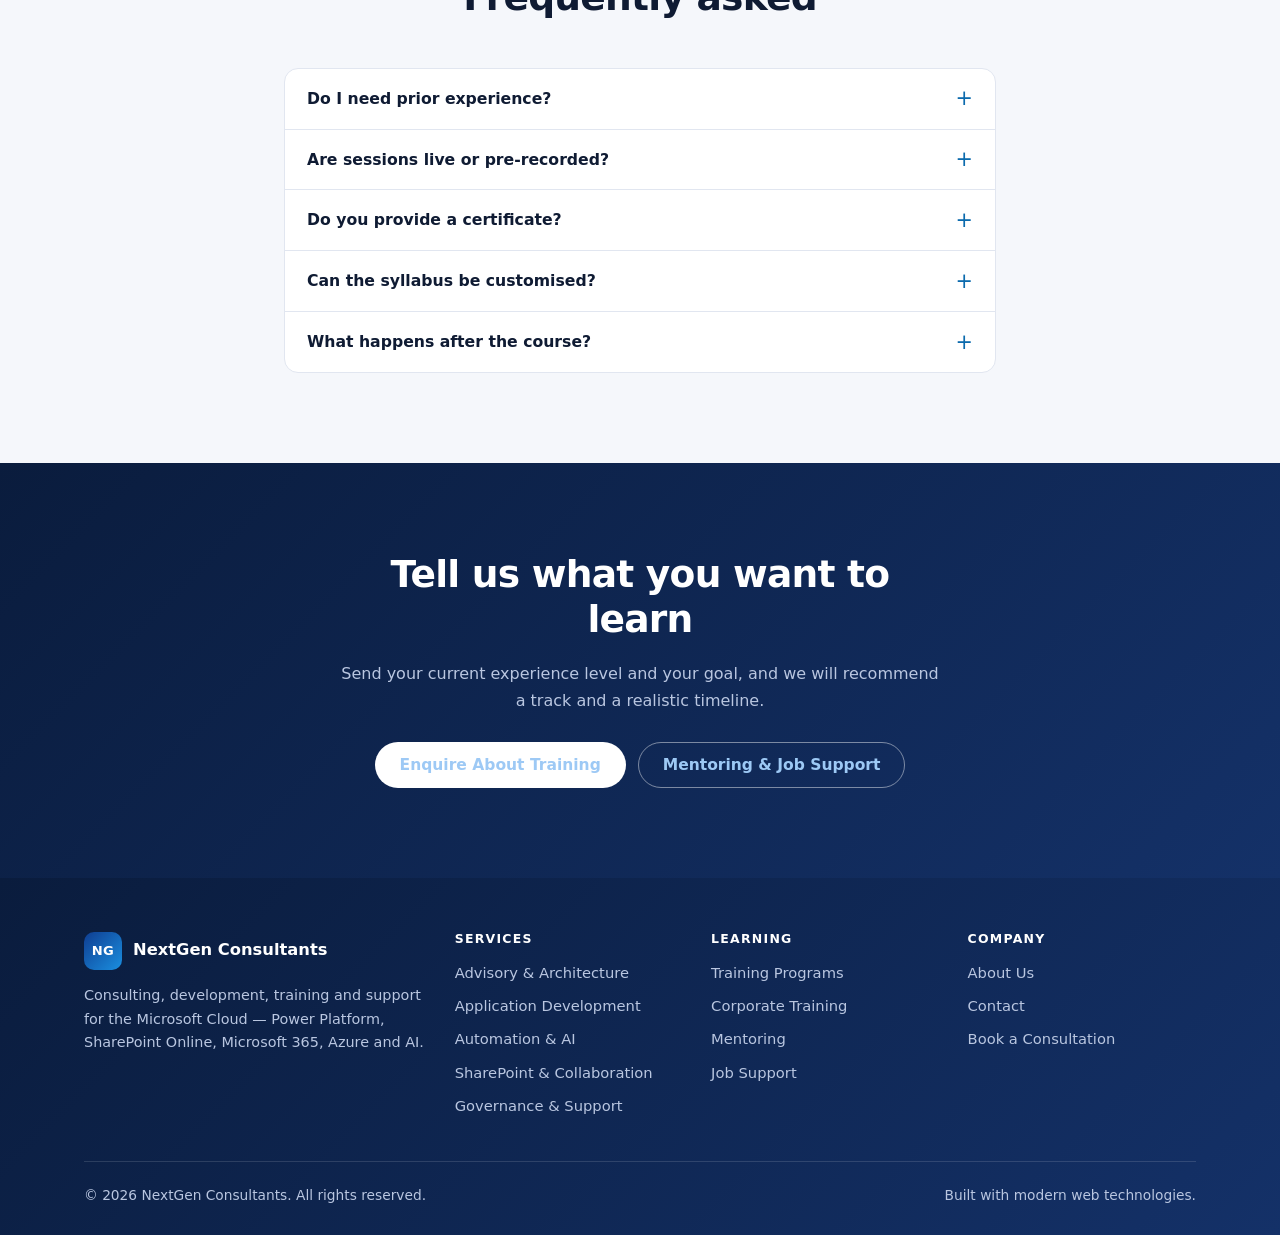
<file: training.html>
<!DOCTYPE html>
<html lang="en">
<head>
<meta charset="UTF-8" />
<meta name="viewport" content="width=device-width, initial-scale=1" />
<title>Training — Power Platform, SharePoint, SPFx &amp; AI Courses | NextGen Consultants</title>
<meta name="description" content="Instructor-led training in Power Platform, SharePoint Online, SPFx, React and AI. Individual, small group, corporate and weekend batches with hands-on assignments." />
<link rel="canonical" href="https://nextgenconsultants.github.io/training.html" />

<meta property="og:type" content="website" />
<meta property="og:url" content="https://nextgenconsultants.github.io/training.html" />
<meta property="og:title" content="Training — Power Platform, SharePoint, SPFx &amp; AI Courses" />
<meta property="og:description" content="Instructor-led Microsoft technology training with hands-on assignments, architecture workshops and corporate programmes." />
<meta property="og:site_name" content="NextGen Consultants" />
<meta name="twitter:card" content="summary_large_image" />
<meta name="twitter:title" content="Training — NextGen Consultants" />
<meta name="twitter:description" content="Instructor-led Microsoft technology training." />

<link rel="icon" href="data:image/svg+xml,%3Csvg xmlns='http://www.w3.org/2000/svg' viewBox='0 0 32 32'%3E%3Crect width='32' height='32' rx='8' fill='%230f3d91'/%3E%3Ctext x='16' y='21' font-family='Segoe UI,Arial,sans-serif' font-size='12' font-weight='700' fill='%23fff' text-anchor='middle'%3ENG%3C/text%3E%3C/svg%3E" />
<link rel="stylesheet" href="assets/css/site.css" />

<script type="application/ld+json">
{
  "@context": "https://schema.org",
  "@type": "BreadcrumbList",
  "itemListElement": [
    { "@type": "ListItem", "position": 1, "name": "Home", "item": "https://nextgenconsultants.github.io/" },
    { "@type": "ListItem", "position": 2, "name": "Training", "item": "https://nextgenconsultants.github.io/training.html" }
  ]
}
</script>
</head>

<body>
<a class="skip-link" href="#main">Skip to main content</a>

<header class="site-header">
  <nav class="nav" aria-label="Main">
    <a class="brand" href="index.html">
      <span class="brand-mark" aria-hidden="true">NG</span>
      <span>NextGen Consultants</span>
    </a>

    <button class="nav-toggle" id="navToggle" type="button" aria-expanded="false" aria-controls="navMenu">
      <span class="sr-only">Toggle navigation menu</span>
      <span class="bars" aria-hidden="true"></span>
    </button>

    <ul class="nav-menu" id="navMenu">
      <li><a class="nav-link" href="index.html">Home</a></li>
      <li><a class="nav-link" href="services.html">Services</a></li>
      <li><a class="nav-link" href="training.html">Training</a></li>
      <li><a class="nav-link" href="job-support.html">Job Support</a></li>
      <li><a class="nav-link" href="about.html">About</a></li>
      <li><a class="nav-link" href="contact.html">Contact</a></li>
      <li class="nav-cta"><a class="btn btn-primary btn-sm" href="contact.html#book">Book a Consultation</a></li>
    </ul>
  </nav>
</header>

<main id="main">

  <section class="page-head">
    <div class="container">
      <nav class="breadcrumb" aria-label="Breadcrumb">
        <ol>
          <li><a href="index.html">Home</a></li>
          <li aria-current="page">Training</li>
        </ol>
      </nav>
      <h1>Training Programs</h1>
      <p>
        Instructor-led training across Power Platform, SharePoint, development and AI —
        taught by practitioners who build these solutions for a living, with the architecture
        reasoning included rather than skipped.
      </p>
      <div class="btn-row mt-lg">
        <a class="btn btn-primary" href="contact.html">Enquire About Training</a>
        <a class="btn btn-outline" href="#corporate">Corporate Training</a>
      </div>
    </div>
  </section>

  <!-- ==================== What every course includes ==================== -->
  <section class="section section-tight section-alt">
    <div class="container">
      <h2 class="sr-only">What every course includes</h2>
      <div class="grid grid-4">
        <div class="list-card reveal">
          <h3>Structure</h3>
          <ul>
            <li>Clear learning outcomes</li>
            <li>Defined prerequisites</li>
            <li>Module-by-module plan</li>
          </ul>
        </div>
        <div class="list-card reveal">
          <h3>Practice</h3>
          <ul>
            <li>Hands-on assignments</li>
            <li>Realistic scenarios</li>
            <li>Solution reviews</li>
          </ul>
        </div>
        <div class="list-card reveal">
          <h3>Depth</h3>
          <ul>
            <li>Architecture reasoning</li>
            <li>Common pitfalls</li>
            <li>Production considerations</li>
          </ul>
        </div>
        <div class="list-card reveal">
          <h3>After</h3>
          <ul>
            <li>Assessment</li>
            <li>Follow-up questions</li>
            <li>Optional mentoring</li>
          </ul>
        </div>
      </div>
    </div>
  </section>

  <!-- ==================== Track 1: Power Platform ==================== -->
  <section class="section" id="power-platform">
    <div class="container">
      <div class="section-head">
        <span class="eyebrow">Track 01</span>
        <h2>Power Platform</h2>
        <p>From first app through to platform architecture and governance.</p>
      </div>

      <div class="grid grid-3">
        <article class="card reveal">
          <span class="card-icon v-violet" aria-hidden="true"><svg viewBox="0 0 24 24" fill="none" stroke="currentColor" stroke-width="1.8" stroke-linecap="round" stroke-linejoin="round"><rect x="3" y="3" width="7" height="7" rx="1.5"/><rect x="14" y="3" width="7" height="7" rx="1.5"/><rect x="3" y="14" width="7" height="7" rx="1.5"/><rect x="14" y="14" width="7" height="7" rx="1.5"/></svg></span>
          <h3>Power Apps Fundamentals</h3>
          <p>Platform overview, when to choose canvas versus model-driven, and building your first working application.</p>
          <p class="card-outcome"><strong>For:</strong> beginners and business analysts</p>
        </article>

        <article class="card reveal">
          <span class="card-icon v-violet" aria-hidden="true"><svg viewBox="0 0 24 24" fill="none" stroke="currentColor" stroke-width="1.8" stroke-linecap="round" stroke-linejoin="round"><rect x="4" y="3" width="16" height="18" rx="2"/><path d="M8 8h8M8 12h8M8 16h5"/></svg></span>
          <h3>Canvas Apps</h3>
          <p>Power Fx in depth, screen and control patterns, delegation, performance and connecting to real data sources.</p>
          <p class="card-outcome"><strong>For:</strong> makers building production apps</p>
        </article>

        <article class="card reveal">
          <span class="card-icon v-violet" aria-hidden="true"><svg viewBox="0 0 24 24" fill="none" stroke="currentColor" stroke-width="1.8" stroke-linecap="round" stroke-linejoin="round"><rect x="3" y="4" width="18" height="16" rx="2"/><path d="M3 9h18M9 9v11"/></svg></span>
          <h3>Model-driven Apps</h3>
          <p>Forms, views, commands, business rules and business process flows on top of a Dataverse model.</p>
          <p class="card-outcome"><strong>For:</strong> functional consultants</p>
        </article>

        <article class="card reveal">
          <span class="card-icon v-violet" aria-hidden="true"><svg viewBox="0 0 24 24" fill="none" stroke="currentColor" stroke-width="1.8" stroke-linecap="round" stroke-linejoin="round"><ellipse cx="12" cy="5.5" rx="8" ry="3"/><path d="M4 5.5v13c0 1.7 3.6 3 8 3s8-1.3 8-3v-13"/><path d="M4 12c0 1.7 3.6 3 8 3s8-1.3 8-3"/></svg></span>
          <h3>Dataverse</h3>
          <p>Data modelling, relationships, the security model, business rules and when Dataverse is the right choice.</p>
          <p class="card-outcome"><strong>For:</strong> developers and architects</p>
        </article>

        <article class="card reveal">
          <span class="card-icon v-violet" aria-hidden="true"><svg viewBox="0 0 24 24" fill="none" stroke="currentColor" stroke-width="1.8" stroke-linecap="round" stroke-linejoin="round"><path d="M6 3v6a3 3 0 0 0 3 3h6a3 3 0 0 1 3 3v6"/><circle cx="6" cy="3" r="1.6"/><circle cx="18" cy="21" r="1.6"/></svg></span>
          <h3>Power Automate</h3>
          <p>Cloud flows, triggers, expressions, error handling, approvals and patterns that survive real-world volume.</p>
          <p class="card-outcome"><strong>For:</strong> makers and developers</p>
        </article>

        <article class="card reveal">
          <span class="card-icon v-azure" aria-hidden="true"><svg viewBox="0 0 24 24" fill="none" stroke="currentColor" stroke-width="1.8" stroke-linecap="round" stroke-linejoin="round"><circle cx="12" cy="12" r="9"/><path d="M3 12h18M12 3c2.5 2.7 3.8 5.8 3.8 9S14.5 18.3 12 21c-2.5-2.7-3.8-5.8-3.8-9S9.5 5.7 12 3Z"/></svg></span>
          <h3>Power Pages</h3>
          <p>External portals, authentication, table permissions, Liquid templates and securing public-facing data.</p>
          <p class="card-outcome"><strong>For:</strong> developers</p>
        </article>

        <article class="card reveal">
          <span class="card-icon v-violet" aria-hidden="true"><svg viewBox="0 0 24 24" fill="none" stroke="currentColor" stroke-width="1.8" stroke-linecap="round" stroke-linejoin="round"><path d="M4 20V10M10 20V4M16 20v-7M22 20H2"/></svg></span>
          <h3>Power BI</h3>
          <p>Data modelling, DAX foundations, report design and building dashboards people actually use.</p>
          <p class="card-outcome"><strong>For:</strong> analysts and developers</p>
        </article>

        <article class="card reveal">
          <span class="card-icon v-teal" aria-hidden="true"><svg viewBox="0 0 24 24" fill="none" stroke="currentColor" stroke-width="1.8" stroke-linecap="round" stroke-linejoin="round"><rect x="3" y="7" width="18" height="12" rx="3"/><path d="M12 7V4M8.5 13h.01M15.5 13h.01"/></svg></span>
          <h3>Copilot Studio</h3>
          <p>Building agents, topics, knowledge sources, actions, testing and responsible deployment.</p>
          <p class="card-outcome"><strong>For:</strong> makers and developers</p>
        </article>

        <article class="card reveal">
          <span class="card-icon" aria-hidden="true"><svg viewBox="0 0 24 24" fill="none" stroke="currentColor" stroke-width="1.8" stroke-linecap="round" stroke-linejoin="round"><path d="M3 21h18M5 21V8l7-5 7 5v13M9 21v-6h6v6"/></svg></span>
          <h3>Power Platform Architecture</h3>
          <p>Environment strategy, solution design, integration patterns, scalability and architectural trade-offs.</p>
          <p class="card-outcome"><strong>For:</strong> solution architects</p>
        </article>

        <article class="card reveal">
          <span class="card-icon" aria-hidden="true"><svg viewBox="0 0 24 24" fill="none" stroke="currentColor" stroke-width="1.8" stroke-linecap="round" stroke-linejoin="round"><path d="M12 3 4 6v6c0 4.5 3.4 8.3 8 9 4.6-.7 8-4.5 8-9V6Z"/><path d="m9 12 2 2 4-4"/></svg></span>
          <h3>Governance &amp; CoE</h3>
          <p>DLP policies, managed environments, the CoE Starter Kit, adoption and operating models.</p>
          <p class="card-outcome"><strong>For:</strong> administrators and leads</p>
        </article>

        <article class="card reveal">
          <span class="card-icon" aria-hidden="true"><svg viewBox="0 0 24 24" fill="none" stroke="currentColor" stroke-width="1.8" stroke-linecap="round" stroke-linejoin="round"><circle cx="6" cy="6" r="2.5"/><circle cx="18" cy="18" r="2.5"/><path d="M8.5 6H14a4 4 0 0 1 0 8h-4a4 4 0 0 0 0 8h.5"/></svg></span>
          <h3>ALM &amp; DevOps</h3>
          <p>Solutions, pipelines, environment variables, connection references and automated deployment.</p>
          <p class="card-outcome"><strong>For:</strong> developers and administrators</p>
        </article>

        <article class="card reveal">
          <span class="card-icon v-azure" aria-hidden="true"><svg viewBox="0 0 24 24" fill="none" stroke="currentColor" stroke-width="1.8" stroke-linecap="round" stroke-linejoin="round"><path d="m8 6-6 6 6 6M16 6l6 6-6 6"/></svg></span>
          <h3>PCF &amp; Extensibility</h3>
          <p>PCF components, plugins, custom connectors and JavaScript customisation for model-driven apps.</p>
          <p class="card-outcome"><strong>For:</strong> pro developers</p>
        </article>
      </div>
    </div>
  </section>

  <!-- ==================== Track 2: SharePoint and development ==================== -->
  <section class="section section-alt" id="development">
    <div class="container">
      <div class="section-head">
        <span class="eyebrow">Track 02</span>
        <h2>SharePoint &amp; Development</h2>
        <p>For developers moving into the Microsoft 365 ecosystem, and for SharePoint people moving into code.</p>
      </div>

      <div class="grid grid-3">
        <article class="card reveal">
          <span class="card-icon v-azure" aria-hidden="true"><svg viewBox="0 0 24 24" fill="none" stroke="currentColor" stroke-width="1.8" stroke-linecap="round" stroke-linejoin="round"><path d="M3 7a2 2 0 0 1 2-2h4l2 2.5h8a2 2 0 0 1 2 2V17a2 2 0 0 1-2 2H5a2 2 0 0 1-2-2Z"/></svg></span>
          <h3>SharePoint Online</h3>
          <p>Modern sites, hub architecture, libraries, content types, metadata, permissions and search.</p>
          <p class="card-outcome"><strong>For:</strong> administrators and consultants</p>
        </article>

        <article class="card reveal">
          <span class="card-icon v-azure" aria-hidden="true"><svg viewBox="0 0 24 24" fill="none" stroke="currentColor" stroke-width="1.8" stroke-linecap="round" stroke-linejoin="round"><path d="m8 6-6 6 6 6M16 6l6 6-6 6"/></svg></span>
          <h3>SPFx Development</h3>
          <p>Web parts, extensions, application customisers, command sets, packaging and deployment.</p>
          <p class="card-outcome"><strong>For:</strong> developers</p>
        </article>

        <article class="card reveal">
          <span class="card-icon v-azure" aria-hidden="true"><svg viewBox="0 0 24 24" fill="none" stroke="currentColor" stroke-width="1.8" stroke-linecap="round" stroke-linejoin="round"><circle cx="12" cy="12" r="2.2"/><ellipse cx="12" cy="12" rx="10" ry="4.4"/><ellipse cx="12" cy="12" rx="10" ry="4.4" transform="rotate(60 12 12)"/><ellipse cx="12" cy="12" rx="10" ry="4.4" transform="rotate(120 12 12)"/></svg></span>
          <h3>React</h3>
          <p>Components, hooks, state management, composition patterns and testing in a SharePoint context.</p>
          <p class="card-outcome"><strong>For:</strong> developers</p>
        </article>

        <article class="card reveal">
          <span class="card-icon v-azure" aria-hidden="true"><svg viewBox="0 0 24 24" fill="none" stroke="currentColor" stroke-width="1.8" stroke-linecap="round" stroke-linejoin="round"><rect x="4" y="4" width="16" height="16" rx="2"/><path d="M8 9h8M8 13h5"/></svg></span>
          <h3>TypeScript</h3>
          <p>Types, interfaces, generics and the patterns that make large front-end codebases survivable.</p>
          <p class="card-outcome"><strong>For:</strong> JavaScript developers</p>
        </article>

        <article class="card reveal">
          <span class="card-icon v-azure" aria-hidden="true"><svg viewBox="0 0 24 24" fill="none" stroke="currentColor" stroke-width="1.8" stroke-linecap="round" stroke-linejoin="round"><circle cx="6" cy="6" r="2.5"/><circle cx="18" cy="6" r="2.5"/><circle cx="12" cy="18" r="2.5"/><path d="M7.8 7.6 10.8 15.8M16.2 7.6 13.2 15.8M8.5 6h7"/></svg></span>
          <h3>PnPjs &amp; PnP PowerShell</h3>
          <p>Working with SharePoint and Graph data, provisioning, and automating tenant operations.</p>
          <p class="card-outcome"><strong>For:</strong> developers and administrators</p>
        </article>

        <article class="card reveal">
          <span class="card-icon v-azure" aria-hidden="true"><svg viewBox="0 0 24 24" fill="none" stroke="currentColor" stroke-width="1.8" stroke-linecap="round" stroke-linejoin="round"><circle cx="12" cy="12" r="9"/><path d="M12 7v5l3 2"/></svg></span>
          <h3>Microsoft Graph</h3>
          <p>Permissions and consent, querying, batching, throttling and integrating Graph into applications.</p>
          <p class="card-outcome"><strong>For:</strong> developers</p>
        </article>

        <article class="card reveal">
          <span class="card-icon v-azure" aria-hidden="true"><svg viewBox="0 0 24 24" fill="none" stroke="currentColor" stroke-width="1.8" stroke-linecap="round" stroke-linejoin="round"><rect x="3" y="3" width="18" height="18" rx="2"/><path d="M3 9h18M9 21V9"/></svg></span>
          <h3>Fluent UI</h3>
          <p>Building interfaces consistent with Microsoft 365, including accessibility and theming.</p>
          <p class="card-outcome"><strong>For:</strong> front-end developers</p>
        </article>

        <article class="card reveal">
          <span class="card-icon" aria-hidden="true"><svg viewBox="0 0 24 24" fill="none" stroke="currentColor" stroke-width="1.8" stroke-linecap="round" stroke-linejoin="round"><path d="M3 21h18M5 21V8l7-5 7 5v13M9 21v-6h6v6"/></svg></span>
          <h3>SharePoint Architecture &amp; Governance</h3>
          <p>Information architecture, tenant design, lifecycle management and governance models.</p>
          <p class="card-outcome"><strong>For:</strong> architects and leads</p>
        </article>
      </div>
    </div>
  </section>

  <!-- ==================== Track 3: AI ==================== -->
  <section class="section" id="ai">
    <div class="container">
      <div class="section-head">
        <span class="eyebrow">Track 03</span>
        <h2>AI</h2>
        <p>Practical AI for business applications — including where it does not belong.</p>
      </div>

      <div class="grid grid-3">
        <article class="card reveal">
          <span class="card-icon v-teal" aria-hidden="true"><svg viewBox="0 0 24 24" fill="none" stroke="currentColor" stroke-width="1.8" stroke-linecap="round" stroke-linejoin="round"><path d="m12 3 1.9 5.1L19 10l-5.1 1.9L12 17l-1.9-5.1L5 10l5.1-1.9Z"/></svg></span>
          <h3>Generative AI Foundations</h3>
          <p>How these models actually behave, what they are good at, and where their limits are.</p>
          <p class="card-outcome"><strong>For:</strong> everyone</p>
        </article>

        <article class="card reveal">
          <span class="card-icon v-teal" aria-hidden="true"><svg viewBox="0 0 24 24" fill="none" stroke="currentColor" stroke-width="1.8" stroke-linecap="round" stroke-linejoin="round"><path d="M4 5h16M4 10h10M4 15h13M4 20h7"/></svg></span>
          <h3>Prompt Engineering</h3>
          <p>Structuring instructions, providing context, evaluating outputs and iterating systematically.</p>
          <p class="card-outcome"><strong>For:</strong> makers and analysts</p>
        </article>

        <article class="card reveal">
          <span class="card-icon v-teal" aria-hidden="true"><svg viewBox="0 0 24 24" fill="none" stroke="currentColor" stroke-width="1.8" stroke-linecap="round" stroke-linejoin="round"><rect x="3" y="7" width="18" height="12" rx="3"/><path d="M12 7V4M8.5 13h.01M15.5 13h.01"/></svg></span>
          <h3>Copilot Studio in Depth</h3>
          <p>Topics, entities, knowledge sources, actions, channels, testing and monitoring.</p>
          <p class="card-outcome"><strong>For:</strong> developers and makers</p>
        </article>

        <article class="card reveal">
          <span class="card-icon v-teal" aria-hidden="true"><svg viewBox="0 0 24 24" fill="none" stroke="currentColor" stroke-width="1.8" stroke-linecap="round" stroke-linejoin="round"><path d="M4 6h16v12H4z"/><path d="m4 6 8 7 8-7"/></svg></span>
          <h3>AI Builder</h3>
          <p>Document processing, prediction and classification models inside Power Platform solutions.</p>
          <p class="card-outcome"><strong>For:</strong> makers</p>
        </article>

        <article class="card reveal">
          <span class="card-icon v-teal" aria-hidden="true"><svg viewBox="0 0 24 24" fill="none" stroke="currentColor" stroke-width="1.8" stroke-linecap="round" stroke-linejoin="round"><circle cx="12" cy="12" r="3"/><path d="M12 2v4M12 18v4M2 12h4M18 12h4M5 5l3 3M16 16l3 3M19 5l-3 3M8 16l-3 3"/></svg></span>
          <h3>RAG &amp; AI Agents</h3>
          <p>Retrieval-augmented generation, grounding on enterprise content, and agent design patterns.</p>
          <p class="card-outcome"><strong>For:</strong> developers and architects</p>
        </article>

        <article class="card reveal">
          <span class="card-icon v-teal" aria-hidden="true"><svg viewBox="0 0 24 24" fill="none" stroke="currentColor" stroke-width="1.8" stroke-linecap="round" stroke-linejoin="round"><path d="M12 3 4 6v6c0 4.5 3.4 8.3 8 9 4.6-.7 8-4.5 8-9V6Z"/><path d="M12 9v4M12 16h.01"/></svg></span>
          <h3>Responsible AI</h3>
          <p>Data privacy, human-in-the-loop design, evaluation, monitoring and AI governance.</p>
          <p class="card-outcome"><strong>For:</strong> everyone deploying AI</p>
        </article>
      </div>

      <div class="notice notice-violet mt-lg">
        <strong>On AI suitability.</strong> AI suitability, model availability, licensing, data residency,
        and compliance requirements must be assessed for each organization and use case.
      </div>
    </div>
  </section>

  <!-- ==================== Delivery modes ==================== -->
  <section class="section section-alt">
    <div class="container">
      <div class="section-head">
        <span class="eyebrow">Delivery</span>
        <h2>How training is delivered</h2>
        <p>Scheduling is arranged around your availability and time zone.</p>
      </div>

      <div class="grid grid-3">
        <div class="list-card reveal">
          <h3>Individual</h3>
          <ul>
            <li>One-to-one</li>
            <li>Weekend batch</li>
            <li>Online instructor-led</li>
          </ul>
        </div>
        <div class="list-card reveal">
          <h3>Group</h3>
          <ul>
            <li>Small group</li>
            <li>Corporate batch</li>
            <li>Customized workshop</li>
          </ul>
        </div>
        <div class="list-card reveal">
          <h3>Format</h3>
          <ul>
            <li>Live sessions, not recordings</li>
            <li>Hands-on exercises throughout</li>
            <li>Questions answered as they arise</li>
          </ul>
        </div>
      </div>

      <p class="placeholder-note">
        <strong>Scheduling:</strong> current batch dates, course duration and availability are
        <span class="placeholder">to be confirmed</span>. Get in touch and we will share the
        current schedule.
      </p>
    </div>
  </section>

  <!-- ==================== Corporate training ==================== -->
  <section class="section" id="corporate">
    <div class="container">
      <div class="section-head">
        <span class="eyebrow">For organisations</span>
        <h2>Corporate Training</h2>
        <p>Programmes designed around your technology estate and the roles you actually need to upskill.</p>
      </div>

      <div class="grid grid-3">
        <div class="list-card reveal">
          <h3>Before</h3>
          <ul>
            <li>Training needs assessment</li>
            <li>Customized course design</li>
            <li>Role-based learning plans</li>
          </ul>
        </div>
        <div class="list-card reveal">
          <h3>During</h3>
          <ul>
            <li>Hands-on workshops</li>
            <li>Architecture workshops</li>
            <li>Governance workshops</li>
            <li>Developer and administrator enablement</li>
          </ul>
        </div>
        <div class="list-card reveal">
          <h3>After</h3>
          <ul>
            <li>Assessments</li>
            <li>Post-training mentoring</li>
            <li>Training reports</li>
            <li>Flexible scheduling</li>
          </ul>
        </div>
      </div>

      <h3 class="mt-lg">Who we train</h3>
      <ul class="chip-set">
        <li><span class="chip">Developers</span></li>
        <li><span class="chip">Functional consultants</span></li>
        <li><span class="chip">Solution architects</span></li>
        <li><span class="chip">Administrators</span></li>
        <li><span class="chip">Business analysts</span></li>
        <li><span class="chip">Citizen developers</span></li>
        <li><span class="chip">Project managers</span></li>
        <li><span class="chip">Technical leads</span></li>
      </ul>

      <div class="btn-row mt-lg">
        <a class="btn btn-primary" href="contact.html">Discuss Corporate Training</a>
      </div>
    </div>
  </section>

  <!-- ==================== FAQ ==================== -->
  <section class="section section-alt">
    <div class="container container-narrow">
      <div class="section-head center">
        <span class="eyebrow">Questions</span>
        <h2>Frequently asked</h2>
      </div>

      <div class="accordion">
        <details>
          <summary>Do I need prior experience?</summary>
          <div class="acc-body">It depends on the course. Fundamentals courses assume no prior platform experience. Architecture and extensibility courses assume you have built something already. We confirm prerequisites before you enrol.</div>
        </details>
        <details>
          <summary>Are sessions live or pre-recorded?</summary>
          <div class="acc-body">Live and instructor-led. You can ask questions as they come up, which is most of the value.</div>
        </details>
        <details>
          <summary>Do you provide a certificate?</summary>
          <div class="acc-body">Certificates of completion are <span class="placeholder">to be confirmed</span>. Note that a completion certificate from us is not a Microsoft certification — we can help you prepare for those separately.</div>
        </details>
        <details>
          <summary>Can the syllabus be customised?</summary>
          <div class="acc-body">Yes, particularly for corporate batches. We start with a training needs assessment and build the module plan around it.</div>
        </details>
        <details>
          <summary>What happens after the course?</summary>
          <div class="acc-body">Many people continue with mentoring or job support while applying the material at work. That is optional and arranged separately.</div>
        </details>
      </div>
    </div>
  </section>

  <!-- ==================== CTA ==================== -->
  <section class="section section-dark cta-band">
    <div class="container">
      <h2>Tell us what you want to learn</h2>
      <p>Send your current experience level and your goal, and we will recommend a track and a realistic timeline.</p>
      <div class="btn-row center">
        <a class="btn btn-light" href="contact.html">Enquire About Training</a>
        <a class="btn btn-on-dark" href="job-support.html">Mentoring &amp; Job Support</a>
      </div>
    </div>
  </section>

</main>

<footer class="site-footer">
  <div class="container">
    <div class="footer-grid">
      <div class="footer-about">
        <a class="brand" href="index.html">
          <span class="brand-mark" aria-hidden="true">NG</span>
          <span>NextGen Consultants</span>
        </a>
        <p>
          Consulting, development, training and support for the Microsoft Cloud —
          Power Platform, SharePoint Online, Microsoft 365, Azure and AI.
        </p>
      </div>

      <div class="footer-col">
        <h3>Services</h3>
        <ul>
          <li><a href="services.html#advisory">Advisory &amp; Architecture</a></li>
          <li><a href="services.html#development">Application Development</a></li>
          <li><a href="services.html#automation">Automation &amp; AI</a></li>
          <li><a href="services.html#collaboration">SharePoint &amp; Collaboration</a></li>
          <li><a href="services.html#governance">Governance &amp; Support</a></li>
        </ul>
      </div>

      <div class="footer-col">
        <h3>Learning</h3>
        <ul>
          <li><a href="training.html">Training Programs</a></li>
          <li><a href="training.html#corporate">Corporate Training</a></li>
          <li><a href="job-support.html">Mentoring</a></li>
          <li><a href="job-support.html">Job Support</a></li>
        </ul>
      </div>

      <div class="footer-col">
        <h3>Company</h3>
        <ul>
          <li><a href="about.html">About Us</a></li>
          <li><a href="contact.html">Contact</a></li>
          <li><a href="contact.html#book">Book a Consultation</a></li>
        </ul>
      </div>
    </div>

    <div class="footer-bottom">
      <p>&copy; <span id="year">2026</span> NextGen Consultants. All rights reserved.</p>
      <p>Built with modern web technologies.</p>
    </div>
  </div>
</footer>

<button class="to-top" id="toTop" type="button" aria-label="Back to top">
  <svg viewBox="0 0 24 24" fill="none" stroke="currentColor" stroke-width="2" stroke-linecap="round" stroke-linejoin="round" aria-hidden="true"><path d="m6 14 6-6 6 6"/></svg>
</button>

<script src="assets/js/site.js" defer></script>
</body>
</html>
</file>
<file: assets/css/site.css>
/* ==========================================================================
   NextGen Consultants — design system and site styles
   Plain CSS, no build step. See PLAN.md for the design direction.
   ========================================================================== */

/* --------------------------------------------------------------------------
   1. Tokens
   Colours carry two variants where needed: a saturated one for large text,
   icons and fills, and a darker one that clears WCAG AA (4.5:1) as body text
   on white. Never use the decorative variant for small text.
   -------------------------------------------------------------------------- */
:root {
  /* Brand */
  --primary: #0f3d91;
  --primary-dark: #0a2c6d;
  --primary-light: #e8eefb;

  --azure: #1a8fe0;
  --azure-text: #0b6aad;
  --azure-light: #e6f3fc;

  --violet: #7b4ddb;
  --violet-text: #6234c0;
  --violet-light: #f0eafd;

  --teal: #0f9b8e;
  --teal-text: #0a746a;
  --teal-light: #e4f6f4;

  /* Neutrals */
  --bg: #ffffff;
  --bg-alt: #f5f7fb;
  --surface: #ffffff;
  --border: #e1e6f0;
  --border-strong: #c9d2e3;

  --text: #0f1b33;
  --text-muted: #56617d;
  --text-inverse: #ffffff;
  --text-inverse-muted: #b9c6e0;

  /* Dark sections */
  --navy-from: #0a1c3d;
  --navy-to: #143168;

  /* Feedback */
  --danger: #b3261e;
  --success: #0a7a4f;

  /* Shape and depth */
  --radius-sm: 8px;
  --radius: 14px;
  --radius-lg: 22px;
  --shadow-sm: 0 1px 2px rgba(15, 27, 51, .06);
  --shadow: 0 1px 3px rgba(15, 27, 51, .07), 0 8px 24px rgba(15, 27, 51, .07);
  --shadow-lg: 0 2px 6px rgba(15, 27, 51, .08), 0 18px 48px rgba(15, 27, 51, .12);

  /* Metrics */
  --max-width: 1160px;
  --header-h: 72px;
  --header-h-compact: 60px;

  /* Type */
  --font: "Segoe UI", system-ui, -apple-system, "Helvetica Neue", Arial, sans-serif;
}

/* --------------------------------------------------------------------------
   2. Base
   -------------------------------------------------------------------------- */
*,
*::before,
*::after { box-sizing: border-box; }

html {
  scroll-behavior: smooth;
  scroll-padding-top: calc(var(--header-h) + 16px);
  -webkit-text-size-adjust: 100%;
}

body {
  margin: 0;
  font-family: var(--font);
  font-size: 16px;
  line-height: 1.65;
  color: var(--text);
  background: var(--bg);
  -webkit-font-smoothing: antialiased;
}

h1, h2, h3, h4 {
  margin: 0 0 .5em;
  line-height: 1.2;
  letter-spacing: -.02em;
  font-weight: 700;
}

h1 { font-size: clamp(2.1rem, 4.6vw, 3.4rem); }
h2 { font-size: clamp(1.6rem, 3.1vw, 2.35rem); }
h3 { font-size: clamp(1.1rem, 1.7vw, 1.3rem); letter-spacing: -.01em; }
h4 { font-size: 1rem; letter-spacing: 0; }

p { margin: 0 0 1rem; }
p:last-child { margin-bottom: 0; }

a { color: var(--azure-text); text-underline-offset: 2px; }
a:hover { color: var(--primary); }

img { max-width: 100%; height: auto; }

ul, ol { margin: 0 0 1rem; padding-left: 1.25rem; }
li { margin-bottom: .35rem; }

strong { font-weight: 650; color: var(--text); }

:focus-visible {
  outline: 3px solid var(--azure);
  outline-offset: 2px;
  border-radius: 4px;
}

/* Accessible helpers */
.sr-only {
  position: absolute;
  width: 1px; height: 1px;
  padding: 0; margin: -1px;
  overflow: hidden;
  clip: rect(0 0 0 0);
  white-space: nowrap;
  border: 0;
}

.skip-link {
  position: absolute;
  left: 16px;
  top: -60px;
  z-index: 200;
  padding: 11px 20px;
  background: var(--primary);
  color: #fff;
  border-radius: 0 0 var(--radius-sm) var(--radius-sm);
  text-decoration: none;
  font-weight: 600;
  transition: top .18s ease;
}
.skip-link:focus { top: 0; color: #fff; }

/* --------------------------------------------------------------------------
   3. Layout
   -------------------------------------------------------------------------- */
.container {
  width: 100%;
  max-width: var(--max-width);
  margin: 0 auto;
  padding-inline: 24px;
}
.container-narrow { max-width: 760px; }

.section { padding-block: clamp(56px, 7vw, 92px); }
.section-tight { padding-block: clamp(40px, 5vw, 64px); }
.section-alt { background: var(--bg-alt); }

.section-dark {
  background: linear-gradient(135deg, var(--navy-from), var(--navy-to));
  color: var(--text-inverse);
}
.section-dark h1,
.section-dark h2,
.section-dark h3 { color: var(--text-inverse); }
.section-dark p { color: var(--text-inverse-muted); }
.section-dark a { color: #9dc9f5; }

.section-head { max-width: 720px; margin-bottom: clamp(32px, 4vw, 48px); }
.section-head.center { margin-inline: auto; text-align: center; }
.section-head p { color: var(--text-muted); font-size: 1.05rem; margin-bottom: 0; }
.section-dark .section-head p { color: var(--text-inverse-muted); }

.eyebrow {
  display: block;
  margin-bottom: 12px;
  font-size: .78rem;
  font-weight: 700;
  letter-spacing: .14em;
  text-transform: uppercase;
  color: var(--azure-text);
}
.section-dark .eyebrow { color: #7fc0f5; }

/* --------------------------------------------------------------------------
   4. Header and navigation
   -------------------------------------------------------------------------- */
.site-header {
  position: sticky;
  top: 0;
  z-index: 100;
  background: rgba(255, 255, 255, .94);
  backdrop-filter: blur(10px);
  border-bottom: 1px solid var(--border);
  transition: box-shadow .2s ease;
}
.site-header.is-scrolled { box-shadow: var(--shadow-sm); }

.nav {
  position: relative;
  display: flex;
  align-items: center;
  justify-content: space-between;
  gap: 20px;
  height: var(--header-h);
  max-width: var(--max-width);
  margin: 0 auto;
  padding-inline: 24px;
  transition: height .2s ease;
}
.site-header.is-scrolled .nav { height: var(--header-h-compact); }

.brand {
  display: flex;
  align-items: center;
  gap: 11px;
  font-weight: 700;
  font-size: 1.02rem;
  color: var(--text);
  text-decoration: none;
  white-space: nowrap;
}
.brand:hover { color: var(--primary); }

.brand-mark {
  display: grid;
  place-items: center;
  width: 38px;
  height: 38px;
  border-radius: 10px;
  background: linear-gradient(135deg, var(--primary), var(--azure));
  color: #fff;
  font-size: .82rem;
  font-weight: 700;
  letter-spacing: .02em;
  flex-shrink: 0;
}

.nav-menu {
  display: flex;
  align-items: center;
  gap: 4px;
  list-style: none;
  margin: 0;
  padding: 0;
}
.nav-menu > li { margin: 0; }

.nav-link {
  display: block;
  padding: 9px 13px;
  border-radius: var(--radius-sm);
  color: var(--text-muted);
  font-size: .94rem;
  font-weight: 550;
  text-decoration: none;
  white-space: nowrap;
  transition: color .16s ease, background .16s ease;
}
.nav-link:hover { color: var(--primary); background: var(--primary-light); }
.nav-link[aria-current="page"] { color: var(--primary); font-weight: 650; }

.nav-cta { margin-left: 8px; }

.nav-toggle {
  display: none;
  width: 42px;
  height: 42px;
  padding: 0;
  border: 1px solid var(--border);
  border-radius: var(--radius-sm);
  background: var(--surface);
  cursor: pointer;
}
.nav-toggle .bars,
.nav-toggle .bars::before,
.nav-toggle .bars::after {
  display: block;
  width: 19px;
  height: 2px;
  margin-inline: auto;
  background: var(--text);
  border-radius: 2px;
  transition: transform .2s ease, opacity .2s ease;
}
.nav-toggle .bars { position: relative; }
.nav-toggle .bars::before,
.nav-toggle .bars::after { content: ""; position: absolute; left: 0; }
.nav-toggle .bars::before { top: -6px; }
.nav-toggle .bars::after { top: 6px; }
.nav-toggle[aria-expanded="true"] .bars { background: transparent; }
.nav-toggle[aria-expanded="true"] .bars::before { transform: translateY(6px) rotate(45deg); }
.nav-toggle[aria-expanded="true"] .bars::after { transform: translateY(-6px) rotate(-45deg); }

/* --------------------------------------------------------------------------
   5. Buttons
   -------------------------------------------------------------------------- */
.btn {
  display: inline-flex;
  align-items: center;
  justify-content: center;
  gap: 8px;
  padding: 12px 24px;
  border: 1px solid transparent;
  border-radius: 999px;
  font-family: inherit;
  font-size: .97rem;
  font-weight: 600;
  line-height: 1.3;
  text-decoration: none;
  cursor: pointer;
  transition: background .18s ease, border-color .18s ease, color .18s ease,
              transform .12s ease, box-shadow .18s ease;
}
.btn:active { transform: translateY(1px); }

.btn-primary {
  background: var(--primary);
  color: #fff;
  box-shadow: 0 2px 10px rgba(15, 61, 145, .22);
}
.btn-primary:hover { background: var(--primary-dark); color: #fff; }

.btn-outline {
  background: transparent;
  color: var(--primary);
  border-color: var(--border-strong);
}
.btn-outline:hover { border-color: var(--primary); background: var(--primary-light); color: var(--primary); }

.btn-ghost { background: transparent; color: var(--text); border-color: var(--border-strong); }
.btn-ghost:hover { border-color: var(--primary); color: var(--primary); }

.btn-light { background: #fff; color: var(--primary); }
.btn-light:hover { background: #eef3fd; color: var(--primary-dark); }

.btn-on-dark { background: transparent; color: #fff; border-color: rgba(255, 255, 255, .45); }
.btn-on-dark:hover { background: rgba(255, 255, 255, .12); color: #fff; border-color: #fff; }

.btn-sm { padding: 9px 18px; font-size: .9rem; }
.btn-block { width: 100%; }

.btn-row { display: flex; flex-wrap: wrap; gap: 12px; }
.btn-row.center { justify-content: center; }

/* --------------------------------------------------------------------------
   6. Hero
   -------------------------------------------------------------------------- */
.hero {
  position: relative;
  overflow: hidden;
  background:
    radial-gradient(760px 420px at 88% 8%, rgba(123, 77, 219, .10), transparent 62%),
    radial-gradient(820px 460px at 4% 0%, rgba(26, 143, 224, .13), transparent 60%),
    var(--bg);
  padding-block: clamp(52px, 7.5vw, 96px);
}
.hero-grid {
  display: grid;
  grid-template-columns: minmax(0, 1.08fr) minmax(0, .92fr);
  gap: clamp(32px, 5vw, 64px);
  align-items: center;
}
.hero h1 { margin-bottom: 20px; }
.hero-lede {
  font-size: 1.12rem;
  color: var(--text-muted);
  max-width: 56ch;
  margin-bottom: 28px;
}
.hero .btn-row { margin-bottom: 30px; }

.hero-points {
  display: flex;
  flex-wrap: wrap;
  gap: 10px 22px;
  list-style: none;
  margin: 0;
  padding: 0;
}
.hero-points li {
  position: relative;
  margin: 0;
  padding-left: 24px;
  font-size: .92rem;
  color: var(--text-muted);
}
.hero-points li::before {
  content: "";
  position: absolute;
  left: 0; top: .52em;
  width: 14px; height: 8px;
  border-left: 2px solid var(--teal);
  border-bottom: 2px solid var(--teal);
  transform: rotate(-45deg);
}

/* Hero visual: layered technology stack, pure CSS/SVG, no image weight */
.hero-visual {
  position: relative;
  display: grid;
  gap: 14px;
  padding: 22px;
  background: linear-gradient(150deg, #fff, #f3f7fe);
  border: 1px solid var(--border);
  border-radius: var(--radius-lg);
  box-shadow: var(--shadow-lg);
}
.hero-visual-row { display: grid; grid-template-columns: repeat(2, minmax(0, 1fr)); gap: 14px; }

.tile {
  display: flex;
  align-items: center;
  gap: 11px;
  padding: 14px 15px;
  background: #fff;
  border: 1px solid var(--border);
  border-radius: var(--radius);
  box-shadow: var(--shadow-sm);
  font-size: .88rem;
  font-weight: 600;
  color: var(--text);
}
.tile-icon {
  display: grid;
  place-items: center;
  width: 34px; height: 34px;
  border-radius: 9px;
  flex-shrink: 0;
}
.tile-icon svg { width: 19px; height: 19px; }
.tile-power  .tile-icon { background: var(--violet-light); color: var(--violet-text); }
.tile-sp     .tile-icon { background: var(--azure-light); color: var(--azure-text); }
.tile-azure  .tile-icon { background: var(--primary-light); color: var(--primary); }
.tile-ai     .tile-icon { background: var(--teal-light); color: var(--teal-text); }

.tile-wide {
  grid-column: 1 / -1;
  justify-content: center;
  background: linear-gradient(135deg, var(--primary), var(--azure));
  border-color: transparent;
  color: #fff;
}
.tile-wide .tile-icon { background: rgba(255, 255, 255, .2); color: #fff; }

/* --------------------------------------------------------------------------
   7. Cards and grids
   -------------------------------------------------------------------------- */
.grid { display: grid; gap: 20px; }
.grid-2 { grid-template-columns: repeat(auto-fit, minmax(280px, 1fr)); }
.grid-3 { grid-template-columns: repeat(auto-fit, minmax(268px, 1fr)); }
.grid-4 { grid-template-columns: repeat(auto-fit, minmax(230px, 1fr)); }

.card {
  display: flex;
  flex-direction: column;
  padding: 26px 24px;
  background: var(--surface);
  border: 1px solid var(--border);
  border-radius: var(--radius);
  box-shadow: var(--shadow-sm);
  transition: transform .2s ease, box-shadow .2s ease, border-color .2s ease;
}
.card:hover { transform: translateY(-3px); box-shadow: var(--shadow); border-color: var(--border-strong); }

.card h3 { margin-bottom: 8px; }
.card p { color: var(--text-muted); font-size: .94rem; }

.card-icon {
  display: grid;
  place-items: center;
  width: 44px; height: 44px;
  margin-bottom: 16px;
  border-radius: 11px;
  background: var(--primary-light);
  color: var(--primary);
}
.card-icon svg { width: 23px; height: 23px; }
.card-icon.v-azure  { background: var(--azure-light);  color: var(--azure-text); }
.card-icon.v-violet { background: var(--violet-light); color: var(--violet-text); }
.card-icon.v-teal   { background: var(--teal-light);   color: var(--teal-text); }

.card-outcome {
  margin-top: 14px;
  padding-top: 14px;
  border-top: 1px solid var(--border);
  font-size: .86rem;
  color: var(--text-muted);
}
.card-outcome strong { color: var(--text); font-weight: 650; }

.card-link {
  margin-top: auto;
  padding-top: 16px;
  font-size: .9rem;
  font-weight: 650;
  color: var(--azure-text);
  text-decoration: none;
}
.card-link::after { content: " \2192"; }
.card-link:hover { color: var(--primary); text-decoration: underline; }

/* Compact list card, used for capability groups */
.list-card {
  padding: 26px 24px;
  background: var(--surface);
  border: 1px solid var(--border);
  border-radius: var(--radius);
  box-shadow: var(--shadow-sm);
}
.list-card h3 { margin-bottom: 14px; }
.list-card ul { margin: 0; padding: 0; list-style: none; }
.list-card li {
  position: relative;
  margin-bottom: 9px;
  padding-left: 20px;
  font-size: .93rem;
  color: var(--text-muted);
}
.list-card li::before {
  content: "";
  position: absolute;
  left: 2px; top: .62em;
  width: 6px; height: 6px;
  border-radius: 50%;
  background: var(--azure);
}
.list-card li:last-child { margin-bottom: 0; }

/* --------------------------------------------------------------------------
   8. Technology ecosystem
   -------------------------------------------------------------------------- */
.tech-group { margin-bottom: 28px; }
.tech-group:last-child { margin-bottom: 0; }
.tech-group h3 {
  display: flex;
  align-items: center;
  gap: 10px;
  margin-bottom: 14px;
  font-size: 1rem;
}
.tech-dot { width: 10px; height: 10px; border-radius: 50%; flex-shrink: 0; }
.dot-violet { background: var(--violet); }
.dot-azure  { background: var(--azure); }
.dot-primary{ background: var(--primary); }
.dot-teal   { background: var(--teal); }

.chip-set { display: flex; flex-wrap: wrap; gap: 8px; list-style: none; margin: 0; padding: 0; }
.chip-set li { margin: 0; }
.chip {
  display: inline-block;
  padding: 6px 13px;
  background: var(--surface);
  border: 1px solid var(--border);
  border-radius: 999px;
  font-size: .84rem;
  color: var(--text-muted);
  white-space: nowrap;
}
.section-alt .chip { background: #fff; }

/* --------------------------------------------------------------------------
   9. Process timeline
   -------------------------------------------------------------------------- */
.steps { display: grid; grid-template-columns: repeat(auto-fit, minmax(250px, 1fr)); gap: 20px; }
.step {
  position: relative;
  padding: 24px 22px;
  background: var(--surface);
  border: 1px solid var(--border);
  border-radius: var(--radius);
  box-shadow: var(--shadow-sm);
}
.step-num {
  display: grid;
  place-items: center;
  width: 34px; height: 34px;
  margin-bottom: 14px;
  border-radius: 50%;
  background: var(--primary);
  color: #fff;
  font-size: .9rem;
  font-weight: 700;
}
.step h3 { font-size: 1.05rem; margin-bottom: 8px; }
.step p { font-size: .91rem; color: var(--text-muted); margin-bottom: 10px; }
.step dl { margin: 0; font-size: .85rem; }
.step dt {
  font-weight: 700;
  color: var(--text);
  text-transform: uppercase;
  letter-spacing: .06em;
  font-size: .72rem;
  margin-top: 8px;
}
.step dd { margin: 2px 0 0; color: var(--text-muted); }

/* --------------------------------------------------------------------------
   10. Founders
   -------------------------------------------------------------------------- */
.founder-grid { display: grid; grid-template-columns: repeat(auto-fit, minmax(290px, 1fr)); gap: 22px; }
.founder {
  display: flex;
  gap: 18px;
  padding: 24px;
  background: var(--surface);
  border: 1px solid var(--border);
  border-radius: var(--radius);
  box-shadow: var(--shadow-sm);
}
.founder-photo {
  display: grid;
  place-items: center;
  width: 76px; height: 76px;
  flex-shrink: 0;
  border-radius: 50%;
  background: linear-gradient(135deg, var(--primary-light), var(--azure-light));
  border: 2px dashed var(--border-strong);
  color: var(--text-muted);
  font-size: .64rem;
  font-weight: 700;
  text-align: center;
  letter-spacing: .04em;
  line-height: 1.25;
  padding: 6px;
}
.founder h3 { margin-bottom: 2px; font-size: 1.1rem; }
.founder .role { font-size: .88rem; color: var(--azure-text); font-weight: 600; margin-bottom: 10px; }
.founder p { font-size: .91rem; color: var(--text-muted); }

/* Placeholder marker — deliberately visible so unverified content
   cannot slip into production unnoticed. See PLAN.md section 6. */
.placeholder {
  display: inline-block;
  padding: 1px 8px;
  border-radius: 5px;
  background: #fff4d6;
  border: 1px dashed #d9a441;
  color: #7a4e05;
  font-size: .82em;
  font-weight: 650;
  letter-spacing: .01em;
}
.placeholder-note {
  margin-top: 18px;
  padding: 14px 18px;
  border-left: 3px solid #d9a441;
  background: #fffaf0;
  border-radius: 0 var(--radius-sm) var(--radius-sm) 0;
  font-size: .89rem;
  color: #6b4a10;
}

/* --------------------------------------------------------------------------
   11. Notices and disclaimers
   -------------------------------------------------------------------------- */
.notice {
  padding: 18px 22px;
  border-radius: var(--radius);
  border-left: 4px solid var(--azure);
  background: var(--azure-light);
  font-size: .93rem;
  color: #0f3f5c;
}
.notice strong { color: #0a2d43; }
.notice-violet { border-left-color: var(--violet); background: var(--violet-light); color: #3f2380; }
.notice-violet strong { color: #2c1860; }
.notice-teal { border-left-color: var(--teal); background: var(--teal-light); color: #08483f; }
.notice-teal strong { color: #05332c; }

.ethics-box {
  padding: 24px 26px;
  background: var(--surface);
  border: 2px solid var(--teal);
  border-radius: var(--radius);
}
.ethics-box h2 { color: var(--teal-text); margin-bottom: 10px; font-size: 1.2rem; letter-spacing: -.01em; }
.ethics-box p { color: var(--text); font-size: .96rem; }

/* --------------------------------------------------------------------------
   12. Accordion (FAQ)
   -------------------------------------------------------------------------- */
.accordion { border: 1px solid var(--border); border-radius: var(--radius); overflow: hidden; background: var(--surface); }
.accordion details { border-bottom: 1px solid var(--border); }
.accordion details:last-child { border-bottom: 0; }
.accordion summary {
  padding: 17px 22px;
  font-weight: 600;
  font-size: .98rem;
  cursor: pointer;
  list-style: none;
  display: flex;
  justify-content: space-between;
  align-items: center;
  gap: 16px;
}
.accordion summary::-webkit-details-marker { display: none; }
.accordion summary::after {
  content: "+";
  font-size: 1.3rem;
  font-weight: 400;
  color: var(--azure-text);
  flex-shrink: 0;
  line-height: 1;
}
.accordion details[open] summary::after { content: "\2212"; }
.accordion summary:hover { background: var(--bg-alt); }
.accordion .acc-body { padding: 0 22px 18px; font-size: .93rem; color: var(--text-muted); }

/* --------------------------------------------------------------------------
   13. Forms
   -------------------------------------------------------------------------- */
.form-card {
  padding: clamp(24px, 3.5vw, 34px);
  background: var(--surface);
  border: 1px solid var(--border);
  border-radius: var(--radius-lg);
  box-shadow: var(--shadow);
}
.form-grid { display: grid; gap: 18px; }
.form-row { display: grid; grid-template-columns: repeat(auto-fit, minmax(220px, 1fr)); gap: 18px; }

.field { display: grid; gap: 6px; }
.field label { font-size: .9rem; font-weight: 600; }
.field .req { color: var(--danger); }
.field .hint { font-size: .82rem; color: var(--text-muted); }

.field input,
.field select,
.field textarea {
  font: inherit;
  font-size: .95rem;
  color: var(--text);
  background: #fff;
  border: 1px solid var(--border-strong);
  border-radius: var(--radius-sm);
  padding: 11px 14px;
  transition: border-color .16s ease, box-shadow .16s ease;
  width: 100%;
}
.field textarea { resize: vertical; min-height: 120px; }
.field input:focus,
.field select:focus,
.field textarea:focus {
  outline: none;
  border-color: var(--azure);
  box-shadow: 0 0 0 3px rgba(26, 143, 224, .2);
}
.field input[aria-invalid="true"],
.field select[aria-invalid="true"],
.field textarea[aria-invalid="true"] { border-color: var(--danger); }

.field-error { min-height: 1.15em; font-size: .83rem; color: var(--danger); }

.checkbox-field {
  display: grid;
  grid-template-columns: auto 1fr;
  gap: 10px;
  align-items: start;
}
.checkbox-field input { width: 18px; height: 18px; margin-top: 3px; }
.checkbox-field label { font-weight: 400; font-size: .89rem; color: var(--text-muted); line-height: 1.5; }

/* Honeypot — hidden from humans, catches naive bots. Never display:none,
   which some bots skip; keep it off-screen and out of the tab order. */
.hp-field {
  position: absolute;
  left: -9999px;
  width: 1px;
  height: 1px;
  overflow: hidden;
}

.form-status { min-height: 1.4em; font-size: .92rem; font-weight: 550; }
.form-status.is-ok { color: var(--success); }
.form-status.is-error { color: var(--danger); }

.booking-embed {
  overflow: hidden;
  background: var(--surface);
  border: 1px solid var(--border);
  border-radius: var(--radius-lg);
  box-shadow: var(--shadow);
}
.booking-embed iframe { display: block; }

/* --------------------------------------------------------------------------
   14. Contact details block
   -------------------------------------------------------------------------- */
.contact-list { list-style: none; margin: 0; padding: 0; }
.contact-list > div {
  display: flex;
  gap: 13px;
  margin-bottom: 18px;
  align-items: flex-start;
}
.contact-list .ci {
  display: grid;
  place-items: center;
  width: 36px; height: 36px;
  flex-shrink: 0;
  border-radius: 9px;
  background: var(--primary-light);
  color: var(--primary);
}
.contact-list .ci svg { width: 18px; height: 18px; }
.contact-list dt { font-size: .78rem; text-transform: uppercase; letter-spacing: .07em; color: var(--text-muted); font-weight: 700; }
.contact-list dd { margin: 2px 0 0; font-size: .95rem; }

/* --------------------------------------------------------------------------
   15. CTA band
   -------------------------------------------------------------------------- */
.cta-band { text-align: center; }
.cta-band h2 { max-width: 20ch; margin-inline: auto; }
.cta-band p { max-width: 60ch; margin-inline: auto; margin-bottom: 28px; }

/* --------------------------------------------------------------------------
   16. Page header (interior pages)
   -------------------------------------------------------------------------- */
.page-head {
  padding-block: clamp(44px, 5.5vw, 72px);
  background:
    radial-gradient(620px 320px at 92% 0%, rgba(123, 77, 219, .09), transparent 62%),
    var(--bg-alt);
  border-bottom: 1px solid var(--border);
}
.page-head h1 { margin-bottom: 14px; }
.page-head p { font-size: 1.08rem; color: var(--text-muted); max-width: 62ch; }

.breadcrumb { margin-bottom: 16px; font-size: .86rem; color: var(--text-muted); }
.breadcrumb ol { display: flex; flex-wrap: wrap; gap: 7px; list-style: none; margin: 0; padding: 0; }
.breadcrumb li { margin: 0; }
.breadcrumb li + li::before { content: "/"; margin-right: 7px; color: var(--border-strong); }
.breadcrumb a { color: var(--text-muted); text-decoration: none; }
.breadcrumb a:hover { color: var(--primary); text-decoration: underline; }

/* --------------------------------------------------------------------------
   17. Footer
   -------------------------------------------------------------------------- */
.site-footer {
  padding-block: 54px 28px;
  background: linear-gradient(135deg, var(--navy-from), var(--navy-to));
  color: var(--text-inverse-muted);
  font-size: .92rem;
}
.footer-grid {
  display: grid;
  grid-template-columns: minmax(240px, 1.5fr) repeat(auto-fit, minmax(150px, 1fr));
  gap: 36px 28px;
  padding-bottom: 34px;
  border-bottom: 1px solid rgba(255, 255, 255, .13);
}
.footer-about .brand { color: #fff; margin-bottom: 14px; }
.footer-about .brand:hover { color: #fff; }
.footer-about p { color: var(--text-inverse-muted); font-size: .9rem; max-width: 38ch; }

.footer-col h3 {
  margin-bottom: 14px;
  font-size: .78rem;
  text-transform: uppercase;
  letter-spacing: .1em;
  color: #fff;
}
.footer-col ul { list-style: none; margin: 0; padding: 0; }
.footer-col li { margin-bottom: 9px; }
.footer-col a { color: var(--text-inverse-muted); text-decoration: none; }
.footer-col a:hover { color: #fff; text-decoration: underline; }

.footer-bottom {
  display: flex;
  flex-wrap: wrap;
  gap: 10px 24px;
  justify-content: space-between;
  align-items: center;
  padding-top: 22px;
  font-size: .86rem;
}
.footer-bottom p { margin: 0; color: var(--text-inverse-muted); }
.social-row { display: flex; gap: 10px; }
.social-row a {
  display: grid;
  place-items: center;
  width: 36px; height: 36px;
  border-radius: 9px;
  background: rgba(255, 255, 255, .1);
  color: #fff;
  transition: background .18s ease;
}
.social-row a:hover { background: rgba(255, 255, 255, .22); }
.social-row svg { width: 18px; height: 18px; }

/* --------------------------------------------------------------------------
   18. Back to top
   -------------------------------------------------------------------------- */
.to-top {
  position: fixed;
  right: 22px;
  bottom: 22px;
  z-index: 90;
  display: grid;
  place-items: center;
  width: 44px; height: 44px;
  border: 1px solid var(--border);
  border-radius: 50%;
  background: #fff;
  color: var(--primary);
  box-shadow: var(--shadow);
  cursor: pointer;
  opacity: 0;
  visibility: hidden;
  transform: translateY(10px);
  transition: opacity .22s ease, transform .22s ease, visibility .22s;
}
.to-top.is-visible { opacity: 1; visibility: visible; transform: none; }
.to-top svg { width: 19px; height: 19px; }

/* --------------------------------------------------------------------------
   19. Reveal on scroll
   -------------------------------------------------------------------------- */
.reveal {
  opacity: 0;
  transform: translateY(14px);
  transition: opacity .5s ease, transform .5s ease;
}
.reveal.is-visible { opacity: 1; transform: none; }

/* --------------------------------------------------------------------------
   20. Utilities
   -------------------------------------------------------------------------- */
.text-center { text-align: center; }
.mb-0 { margin-bottom: 0; }
.mt-lg { margin-top: 32px; }
.muted { color: var(--text-muted); }
.split {
  display: grid;
  grid-template-columns: minmax(0, 1fr) minmax(0, 1fr);
  gap: clamp(28px, 4vw, 52px);
  align-items: start;
}

/* --------------------------------------------------------------------------
   21. Responsive
   -------------------------------------------------------------------------- */
@media (max-width: 1000px) {
  .nav-menu { gap: 0; }
  .nav-link { padding: 9px 10px; font-size: .9rem; }
}

@media (max-width: 900px) {
  .hero-grid { grid-template-columns: 1fr; }
  .hero-visual { order: -1; }
  .split { grid-template-columns: 1fr; }
}

@media (max-width: 860px) {
  .nav-toggle { display: grid; place-items: center; }

  .nav-menu {
    position: absolute;
    top: 100%;
    left: 0;
    right: 0;
    display: none;
    flex-direction: column;
    align-items: stretch;
    gap: 2px;
    max-height: calc(100vh - var(--header-h));
    overflow-y: auto;
    padding: 14px 24px 22px;
    background: #fff;
    border-bottom: 1px solid var(--border);
    box-shadow: var(--shadow);
  }
  .nav-menu.is-open { display: flex; }
  .nav-link { padding: 12px 12px; font-size: 1rem; border-radius: var(--radius-sm); }
  .nav-cta { margin: 10px 0 0; }
  .nav-cta .btn { width: 100%; }
}

@media (max-width: 620px) {
  .founder { flex-direction: column; }
  .footer-grid { grid-template-columns: 1fr 1fr; }
  .footer-about { grid-column: 1 / -1; }
  .to-top { right: 14px; bottom: 14px; }
}

@media (max-width: 420px) {
  .footer-grid { grid-template-columns: 1fr; }
  .btn { width: 100%; }
  .btn-row { flex-direction: column; }
}

/* --------------------------------------------------------------------------
   22. Reduced motion and print
   -------------------------------------------------------------------------- */
@media (prefers-reduced-motion: reduce) {
  html { scroll-behavior: auto; }
  *,
  *::before,
  *::after {
    animation-duration: .01ms !important;
    animation-iteration-count: 1 !important;
    transition-duration: .01ms !important;
  }
  .reveal { opacity: 1; transform: none; }
}

@media print {
  .site-header, .site-footer, .to-top, .nav-toggle { display: none !important; }
  body { color: #000; }
  .card, .list-card, .step { break-inside: avoid; border: 1px solid #ccc; box-shadow: none; }
}
</file>
